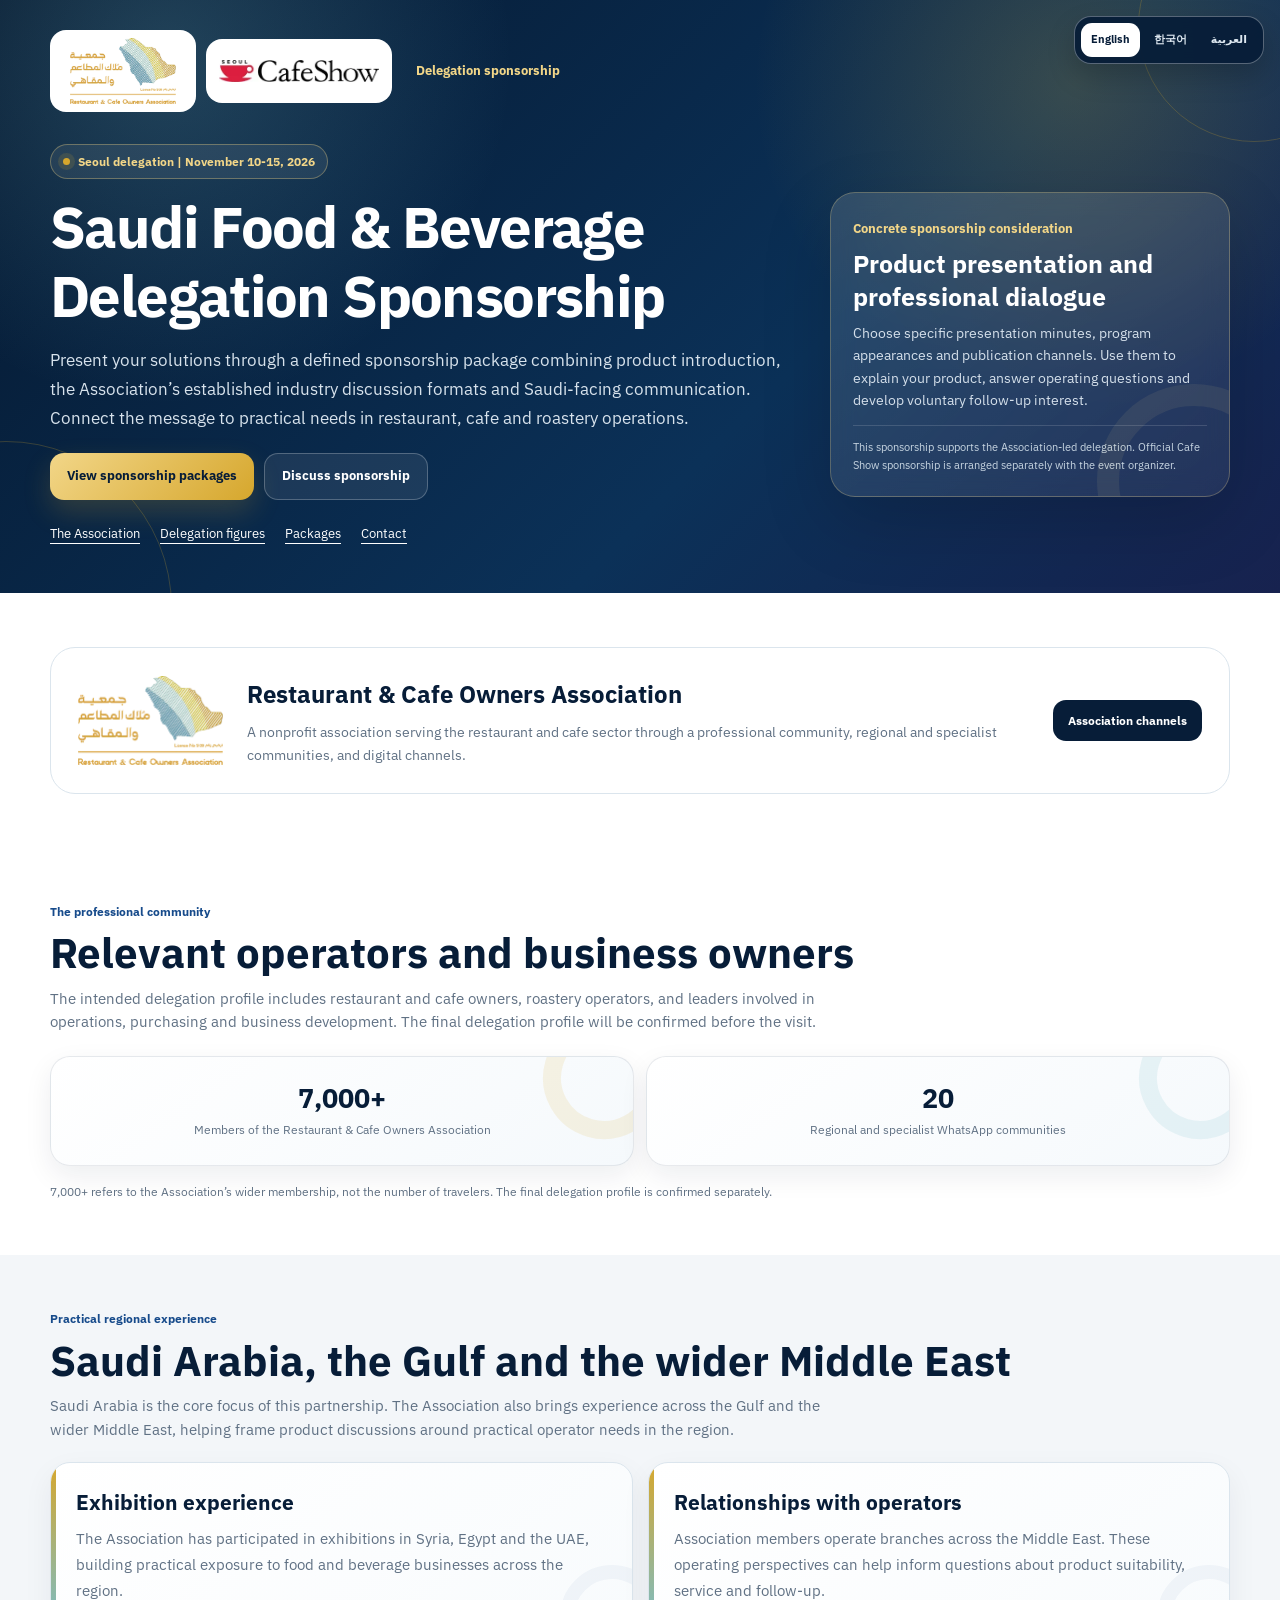
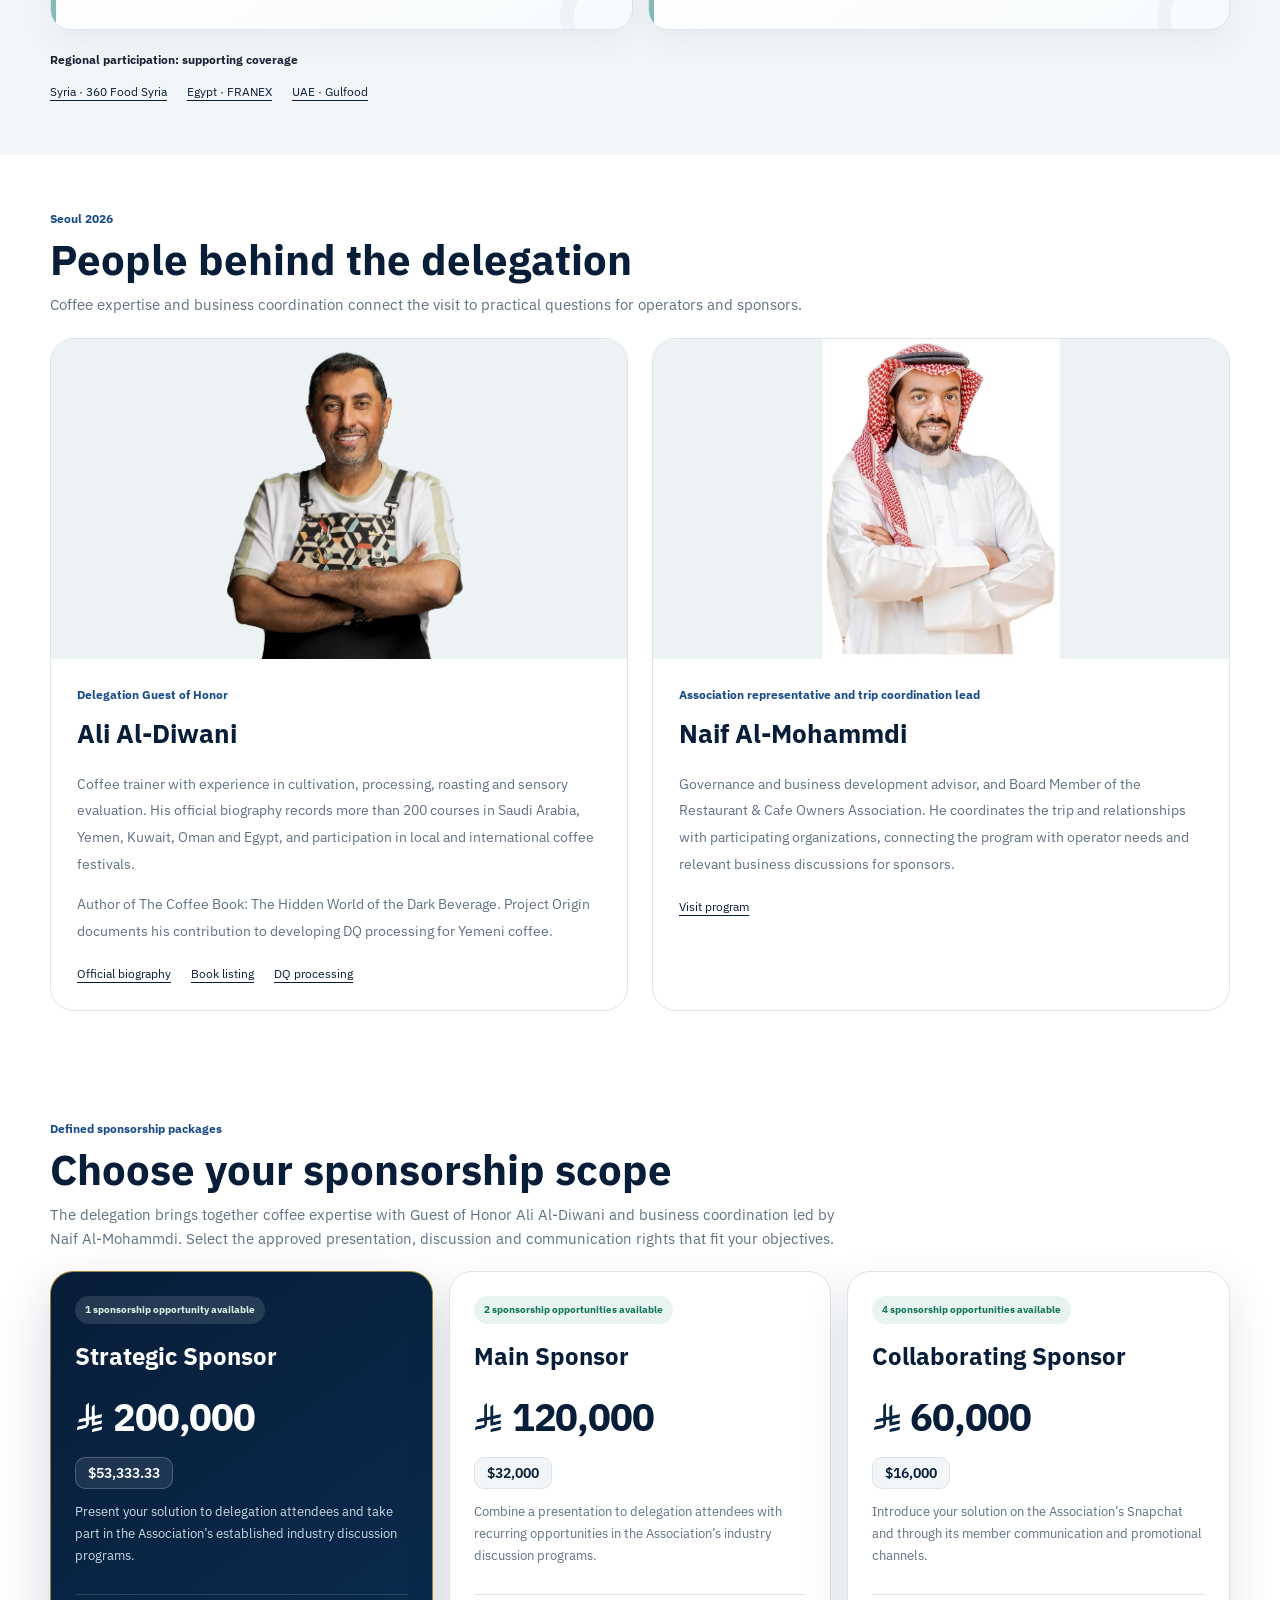
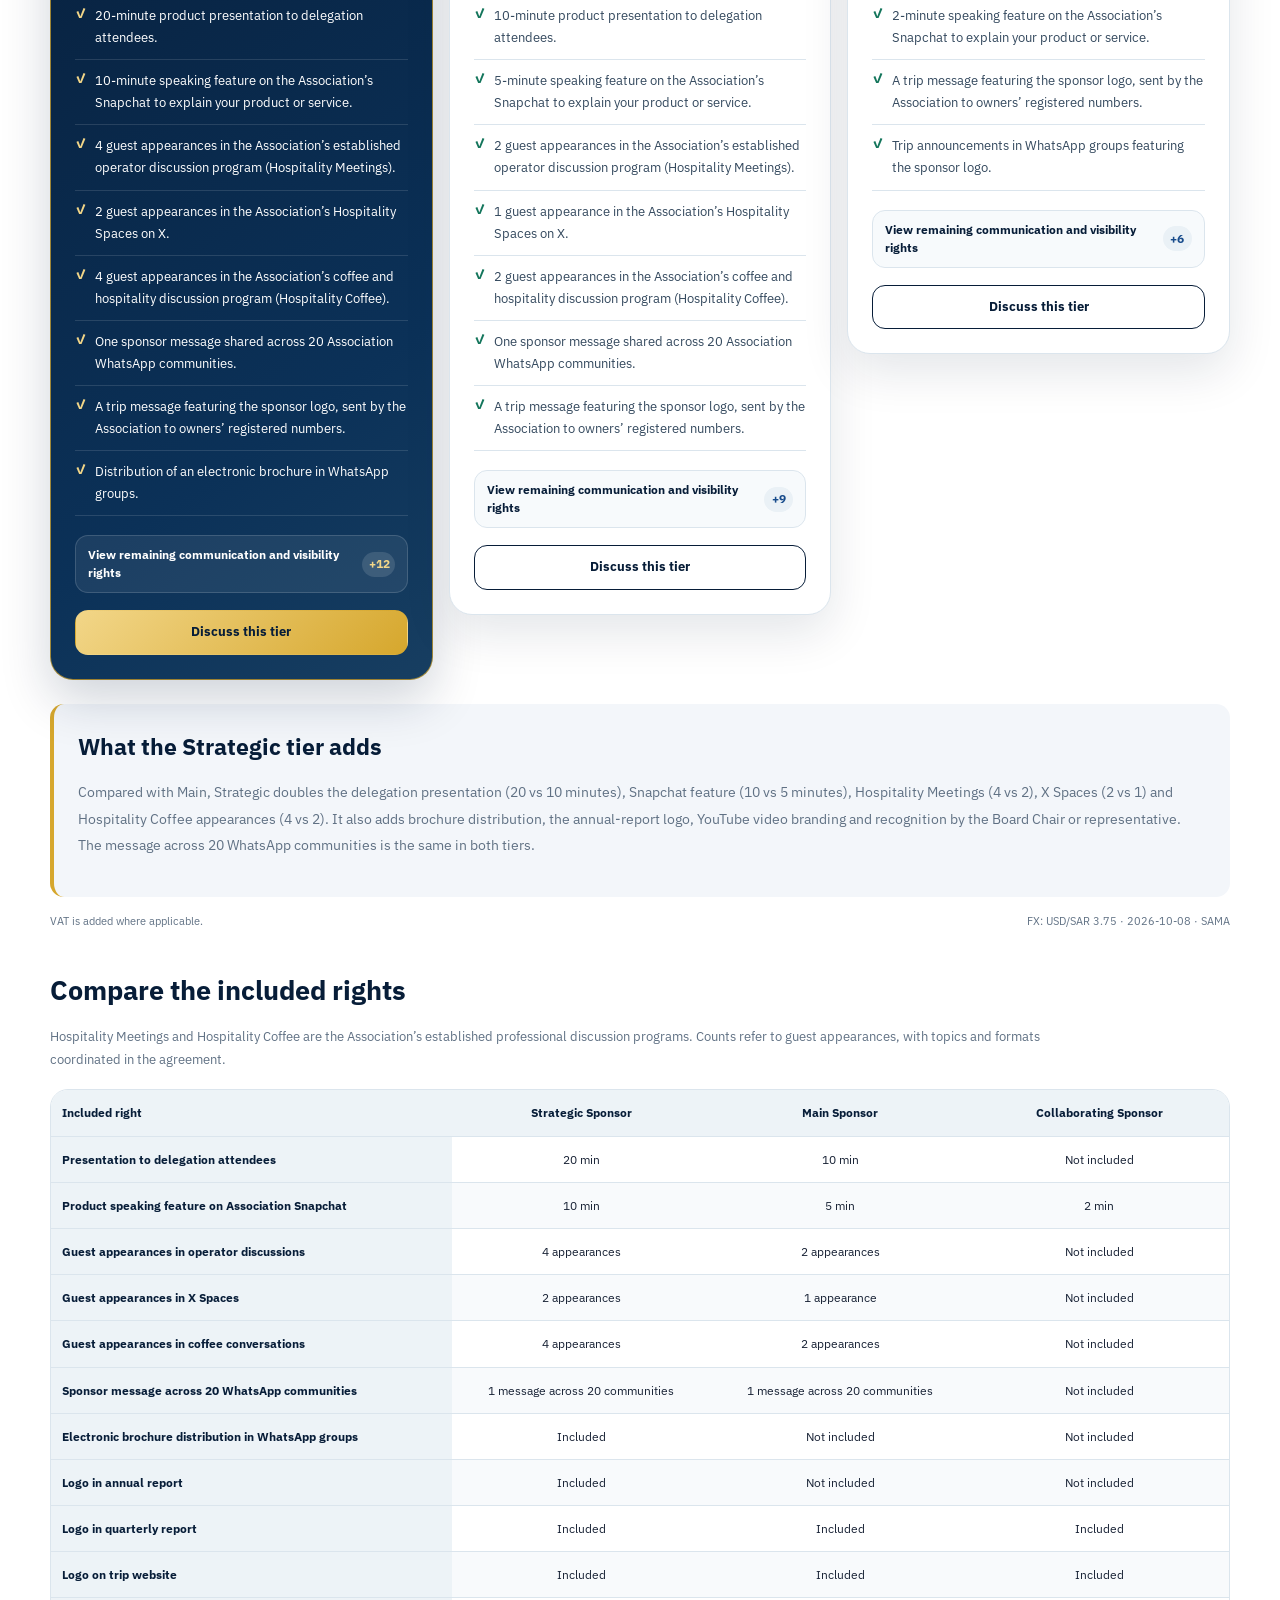
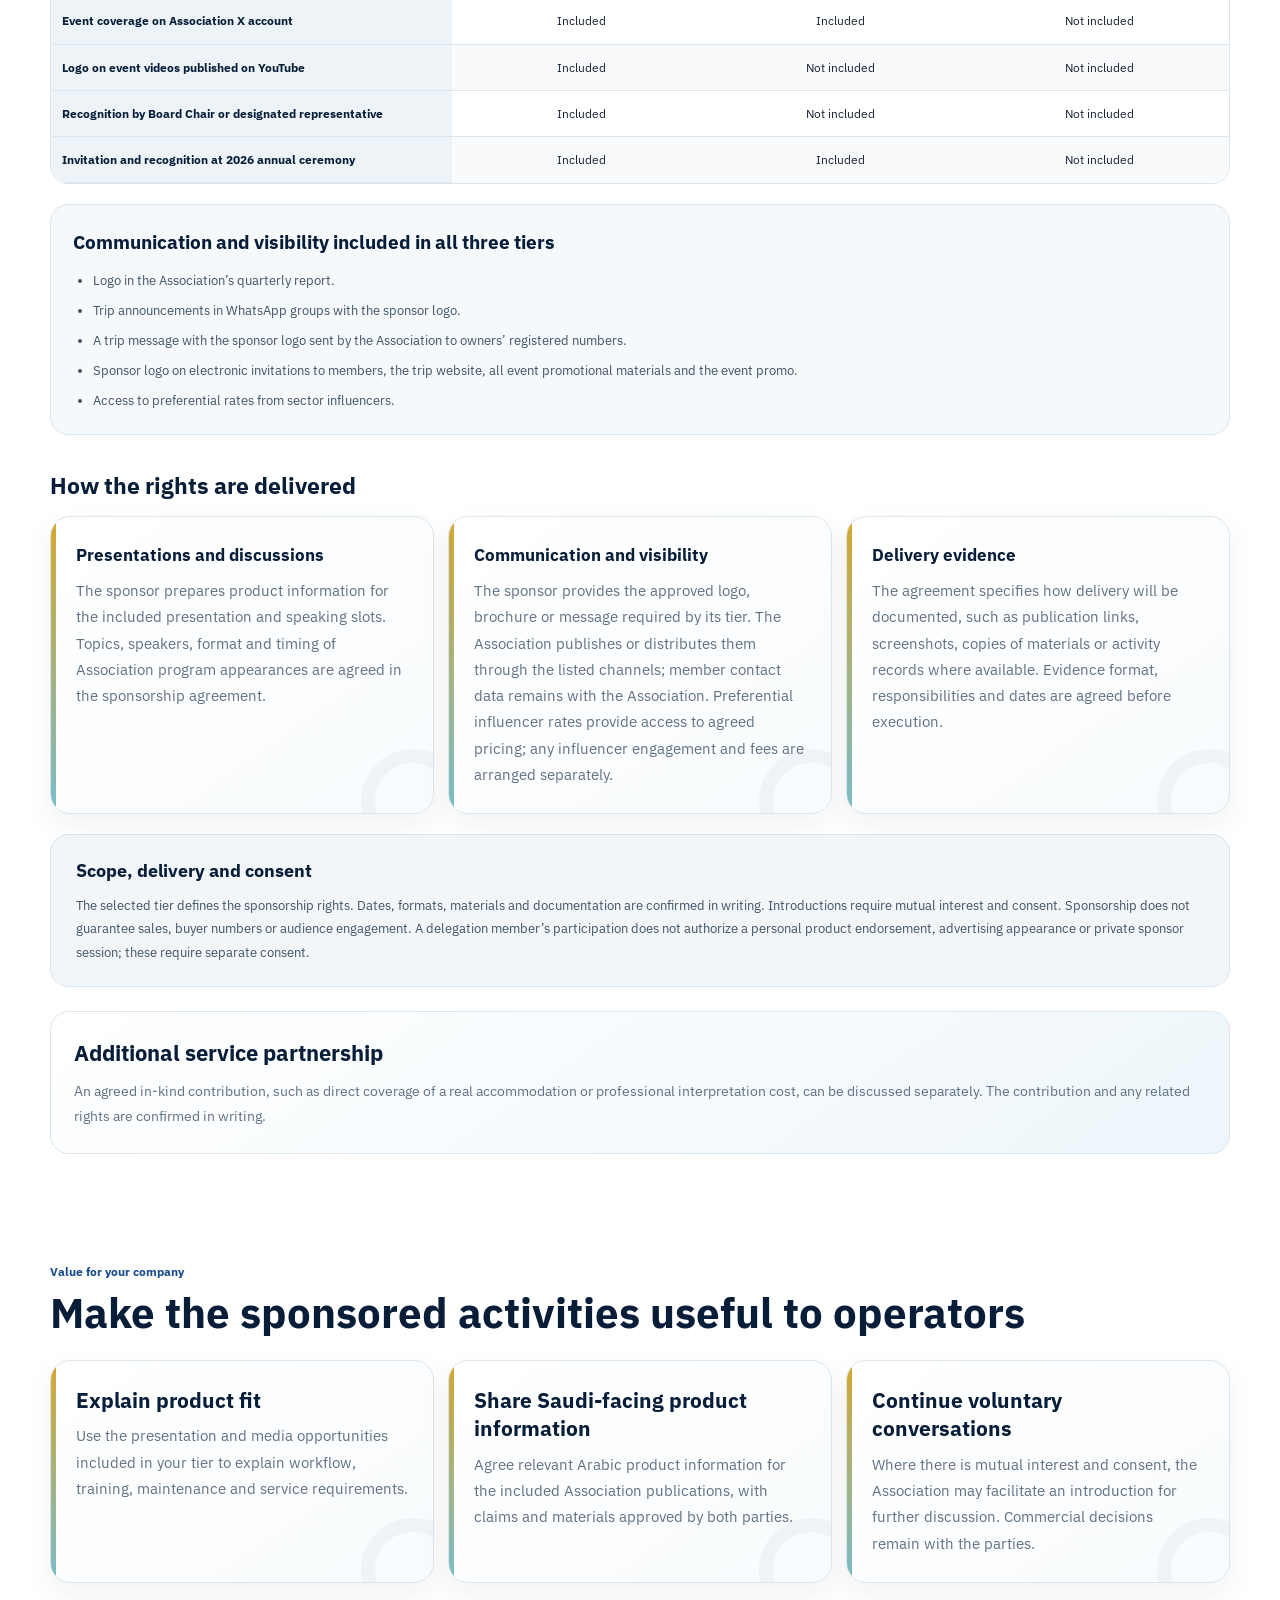
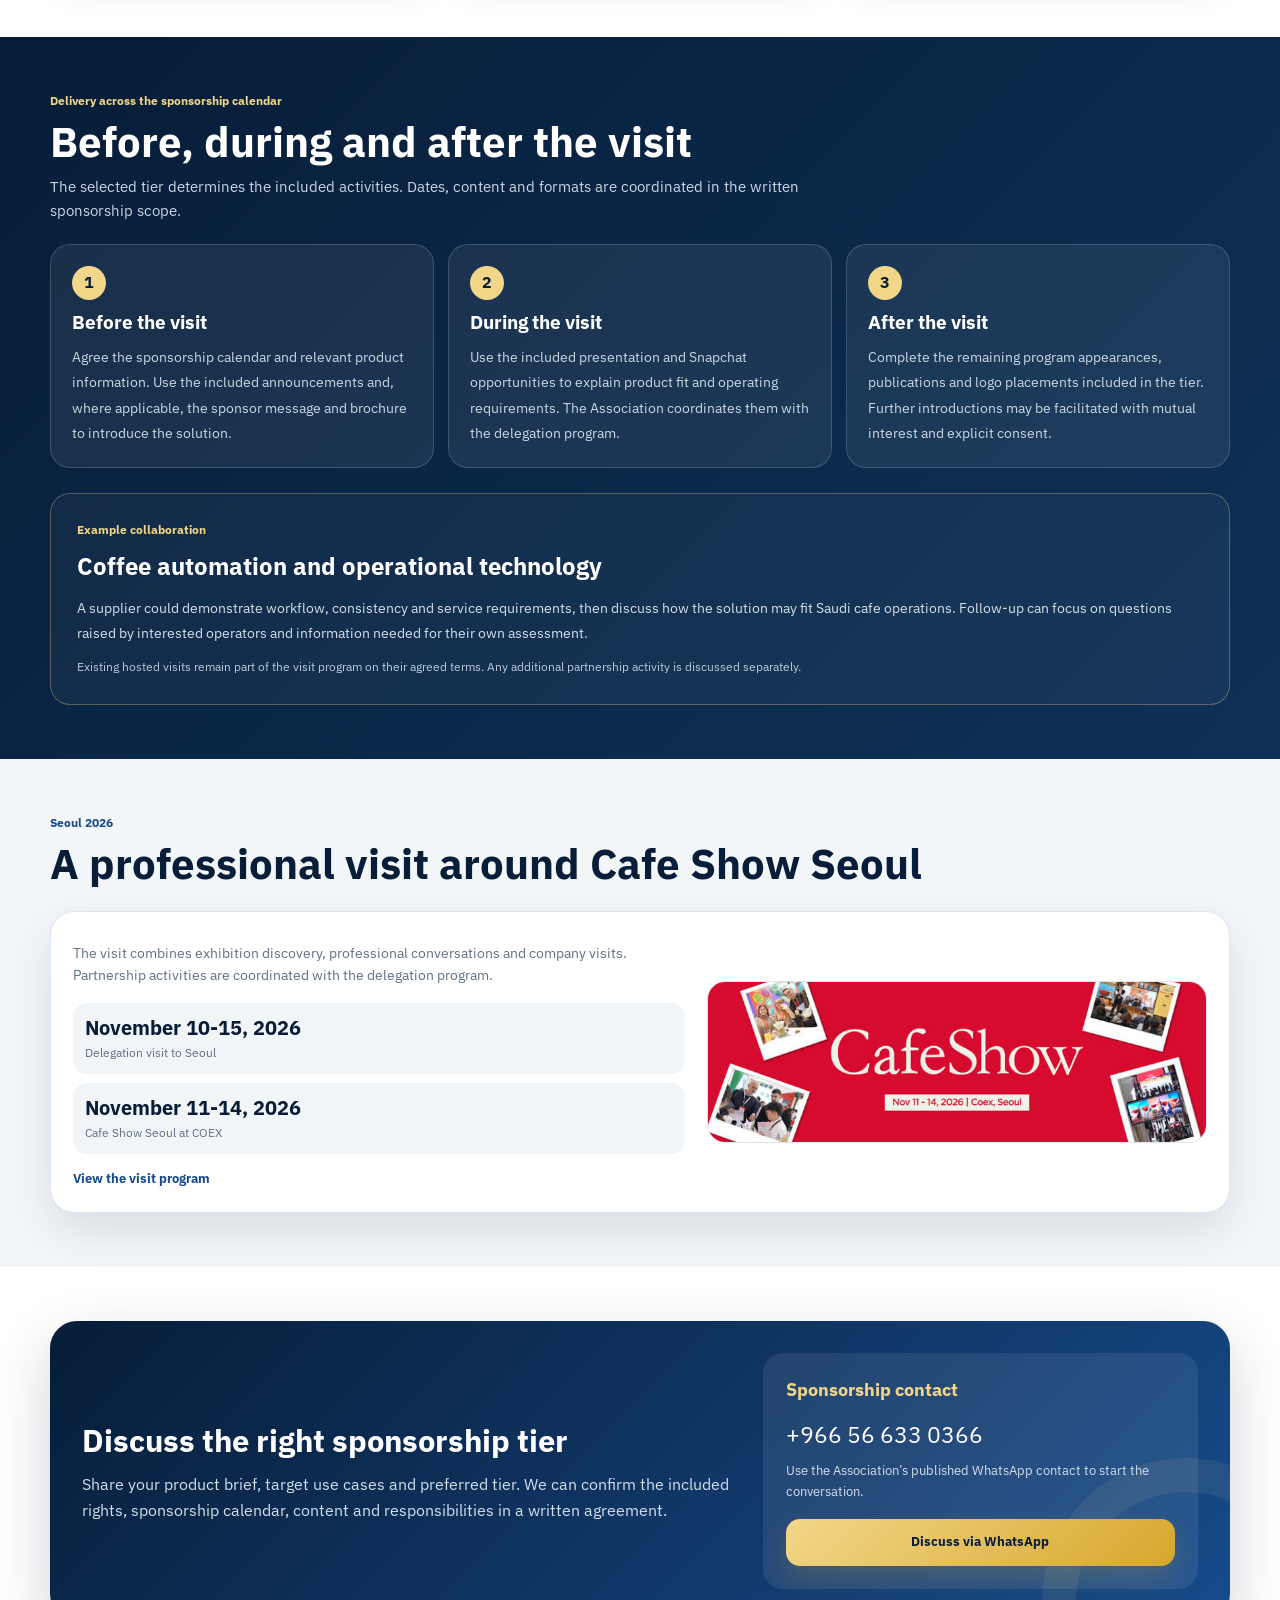
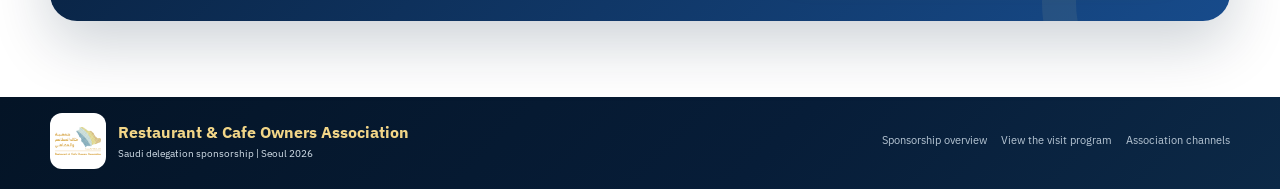
<file: partners/index.html>
<!doctype html>
<html lang="en" dir="ltr">
<head>
  <meta charset="utf-8">
  <meta name="viewport" content="width=device-width,initial-scale=1,viewport-fit=cover">
  <meta name="theme-color" content="#071d38">
  <title>Saudi Food & Beverage Delegation Sponsorship | Seoul 2026</title>
  <meta name="description" content="Strategic SAR 200,000, Main SAR 120,000 and Collaborating SAR 60,000 sponsorship packages for the Association-led Saudi delegation to Seoul, November 10-15, 2026.">
  <link rel="canonical" href="https://almohammdin.github.io/Sponsors-Cafe-Show-Seoul2026/partners/">
  <link rel="alternate" hreflang="en" href="https://almohammdin.github.io/Sponsors-Cafe-Show-Seoul2026/partners/">
  <link rel="alternate" hreflang="ko" href="https://almohammdin.github.io/Sponsors-Cafe-Show-Seoul2026/partners/ko/">
  <link rel="alternate" hreflang="ar" href="https://almohammdin.github.io/Sponsors-Cafe-Show-Seoul2026/partners/ar/">
  <link rel="alternate" hreflang="x-default" href="https://almohammdin.github.io/Sponsors-Cafe-Show-Seoul2026/partners/">
  <meta property="og:type" content="website">
  <meta property="og:url" content="https://almohammdin.github.io/Sponsors-Cafe-Show-Seoul2026/partners/">
  <meta property="og:locale" content="en_US">
  <meta property="og:title" content="Saudi Food & Beverage Delegation Sponsorship | Seoul 2026">
  <meta property="og:description" content="Strategic SAR 200,000, Main SAR 120,000 and Collaborating SAR 60,000 sponsorship packages for the Association-led Saudi delegation to Seoul, November 10-15, 2026.">
  <meta property="og:image" content="https://almohammdin.github.io/Sponsors-Cafe-Show-Seoul2026/partners/sponsorship-preview-v2.jpg">
  <meta property="og:image:width" content="1200">
  <meta property="og:image:height" content="630">
  <meta property="og:image:alt" content="Saudi Delegation Sponsorship Packages | Seoul 2026">
  <meta name="twitter:card" content="summary_large_image">
  <meta name="twitter:title" content="Saudi Food & Beverage Delegation Sponsorship | Seoul 2026">
  <meta name="twitter:description" content="Strategic SAR 200,000, Main SAR 120,000 and Collaborating SAR 60,000 sponsorship packages for the Association-led Saudi delegation to Seoul, November 10-15, 2026.">
  <meta name="twitter:image" content="https://almohammdin.github.io/Sponsors-Cafe-Show-Seoul2026/partners/sponsorship-preview-v2.jpg">
  <link rel="icon" href="../favicon.png" type="image/png">
  <link rel="preconnect" href="https://fonts.googleapis.com">
  <link rel="preconnect" href="https://fonts.gstatic.com" crossorigin="">
  <link href="https://fonts.googleapis.com/css2?family=IBM+Plex+Sans+Arabic:wght@400;500;600;700&amp;family=IBM+Plex+Sans:wght@400;500;600;700&amp;family=Noto+Sans+KR:wght@400;500;600;700&amp;display=swap" rel="stylesheet">
  <link rel="stylesheet" href="./styles.css?v=20261009">
</head>
<body data-lang="en">
  <a class="skip" href="#main">Skip to content</a>
  <nav class="language-switcher" aria-label="Choose language">
    <a href="./" lang="en" hreflang="en" aria-current="page">English</a>
    <a href="./ko/" lang="ko" hreflang="ko">한국어</a>
    <a href="./ar/" lang="ar" hreflang="ar">العربية</a>
  </nav>
  <header class="hero"><div class="container">
    <div class="brand-row"><div class="logos">
      <div class="logo-box association"><img src="../association-logo.webp" alt="Restaurant & Cafe Owners Association" width="120" height="66"></div>
      <div class="logo-box cafe"><img src="../cafeshow-logo.webp" alt="Cafe Show Seoul" width="160"></div>
    </div><div class="sponsor-label">Delegation sponsorship</div></div>
    <div class="hero-grid"><div>
      <span class="eyebrow">Seoul delegation | November 10-15, 2026</span><h1>Saudi Food &amp; Beverage Delegation Sponsorship</h1><p class="hero-lead">Present your solutions through a defined sponsorship package combining product introduction, the Association’s established industry discussion formats and Saudi-facing communication. Connect the message to practical needs in restaurant, cafe and roastery operations.</p>
      <div class="hero-actions"><a class="button primary" href="#packages">View sponsorship packages</a><a class="button" href="#contact">Discuss sponsorship</a></div><nav class="section-nav" aria-label="People behind the delegation"><a href="#association">The Association</a><a href="#delegation">Delegation figures</a><a href="#packages">Packages</a><a href="#contact">Contact</a></nav>
    </div><aside class="hero-card"><small>Concrete sponsorship consideration</small><strong>Product presentation and professional dialogue</strong><p>Choose specific presentation minutes, program appearances and publication channels. Use them to explain your product, answer operating questions and develop voluntary follow-up interest.</p><div class="privacy-note">This sponsorship supports the Association-led delegation. Official Cafe Show sponsorship is arranged separately with the event organizer.</div></aside></div>
  </div></header>
  <main id="main">
    <section id="association"><div class="container"><div class="association-box">
      <img src="../association-logo.webp" width="145" loading="lazy" alt="Restaurant & Cafe Owners Association"><div><h3>Restaurant &amp; Cafe Owners Association</h3><p>A nonprofit association serving the restaurant and cafe sector through a professional community, regional and specialist communities, and digital channels.</p></div>
      <a href="https://linktr.ee/rcoa.sa" target="_blank" rel="noopener">Association channels</a>
    </div></div></section><section id="audience"><div class="container">
      <div class="section-head"><div><span class="section-kicker">The professional community</span><h2>Relevant operators and business owners</h2><p>The intended delegation profile includes restaurant and cafe owners, roastery operators, and leaders involved in operations, purchasing and business development. The final delegation profile will be confirmed before the visit.</p></div></div>
      <div class="stats-grid community-stats">
        <div class="stat"><strong dir="ltr">7,000+</strong><span>Members of the Restaurant &amp; Cafe Owners Association</span></div>

        <div class="stat"><strong dir="ltr">20</strong><span>Regional and specialist WhatsApp communities</span></div>
      </div><p class="community-note">7,000+ refers to the Association’s wider membership, not the number of travelers. The final delegation profile is confirmed separately.</p>
    </div></section><section class="soft" id="regional-experience"><div class="container">
      <div class="section-head"><div><span class="section-kicker">Practical regional experience</span><h2>Saudi Arabia, the Gulf and the wider Middle East</h2><p>Saudi Arabia is the core focus of this partnership. The Association also brings experience across the Gulf and the wider Middle East, helping frame product discussions around practical operator needs in the region.</p></div></div>
      <div class="contribution-grid"><article class="value-card"><h3>Exhibition experience</h3><p>The Association has participated in exhibitions in Syria, Egypt and the UAE, building practical exposure to food and beverage businesses across the region.</p></article>
<article class="value-card"><h3>Relationships with operators</h3><p>Association members operate branches across the Middle East. These operating perspectives can help inform questions about product suitability, service and follow-up.</p></article></div>
    <div class="source-links"><strong>Regional participation: supporting coverage</strong><a href="https://franchising.sa/article/5784/mlak-almtaam-waalmqaahya-shryak-a-astratyajya-a-fya-360-fwad-swaryaa/" target="_blank" rel="noopener">Syria · 360 Food Syria</a><a href="https://franchisingeg.com/article/922/almard-almsarya-alsawadya-aldwalya-llamtyaaz-altjarya/" target="_blank" rel="noopener">Egypt · FRANEX</a><a href="https://x.com/RCOA_sa/status/2014425221629948013" target="_blank" rel="noopener">UAE · Gulfood</a></div></div></section><section id="delegation"><div class="container"><div class="section-head"><div><span class="section-kicker">Seoul 2026</span><h2>People behind the delegation</h2><p>Coffee expertise and business coordination connect the visit to practical questions for operators and sponsors.</p></div></div><div class="delegation-grid"><article class="delegate-card"><img class="delegate-photo" src="../ali-portrait.webp" alt="Ali Al-Diwani" width="320" height="360" loading="lazy"><div class="delegate-copy"><span class="section-kicker">Delegation Guest of Honor</span><h3>Ali Al-Diwani</h3><p>Coffee trainer with experience in cultivation, processing, roasting and sensory evaluation. His official biography records more than 200 courses in Saudi Arabia, Yemen, Kuwait, Oman and Egypt, and participation in local and international coffee festivals.</p><p>Author of The Coffee Book: The Hidden World of the Dark Beverage. Project Origin documents his contribution to developing DQ processing for Yemeni coffee.</p><div class="source-links" aria-label="Sources"><a href="https://alialdiwani.com/about-us/" target="_blank" rel="noopener">Official biography</a><a href="https://www.jarir.com/sa-en/arabic-books-633293.html" target="_blank" rel="noopener">Book listing</a><a href="https://projectorigin.coffee/wp-content/uploads/2024/03/YEM_AlmalahiFarm_2023.pdf" target="_blank" rel="noopener">DQ processing</a></div></div></article><article class="delegate-card"><img class="delegate-photo" src="../naif.webp" alt="Naif Al-Mohammdi" width="320" height="360" loading="lazy"><div class="delegate-copy"><span class="section-kicker">Association representative and trip coordination lead</span><h3>Naif Al-Mohammdi</h3><p>Governance and business development advisor, and Board Member of the Restaurant &amp; Cafe Owners Association. He coordinates the trip and relationships with participating organizations, connecting the program with operator needs and relevant business discussions for sponsors.</p><div class="source-links"><a href="https://almohammdin.github.io/Cafe-Show-Seoul2026/" target="_blank" rel="noopener">Visit program</a></div></div></article></div></div></section><section id="packages"><div class="container"><div class="section-head"><div><span class="section-kicker">Defined sponsorship packages</span><h2>Choose your sponsorship scope</h2><p>The delegation brings together coffee expertise with Guest of Honor Ali Al-Diwani and business coordination led by Naif Al-Mohammdi. Select the approved presentation, discussion and communication rights that fit your objectives.</p></div></div><div class="sponsorship-grid"><article class="package featured" data-tier="strategic" data-sar="200000"><span class="package-status">1 sponsorship opportunity available</span><h3>Strategic Sponsor</h3><div class="price"><img src="./saudi-riyal.png" width="29" height="29" alt="SAR"><bdi>200,000</bdi></div><div class="currency-box" data-currency="USD">$53,333.33</div><p class="package-cap">Present your solution to delegation attendees and take part in the Association’s established industry discussion programs.</p><ul><li>20-minute product presentation to delegation attendees.</li><li>10-minute speaking feature on the Association’s Snapchat to explain your product or service.</li><li>4 guest appearances in the Association’s established operator discussion program (Hospitality Meetings).</li><li>2 guest appearances in the Association’s Hospitality Spaces on X.</li><li>4 guest appearances in the Association’s coffee and hospitality discussion program (Hospitality Coffee).</li><li>One sponsor message shared across 20 Association WhatsApp communities.</li><li>A trip message featuring the sponsor logo, sent by the Association to owners’ registered numbers.</li><li>Distribution of an electronic brochure in WhatsApp groups.</li></ul><details class="package-more"><summary>View remaining communication and visibility rights<span>+12</span></summary><ul><li>Trip announcements in WhatsApp groups featuring the sponsor logo.</li><li>Event coverage on the Association’s X account.</li><li>Access to preferential rates from sector influencers.</li><li>Sponsor logo in the Association’s annual report.</li><li>Sponsor logo in the Association’s quarterly report.</li><li>Sponsor logo on electronic invitations sent to all members.</li><li>Sponsor logo on the trip website.</li><li>Sponsor logo on all event promotional materials.</li><li>Sponsor logo in the event promo.</li><li>Sponsor logo on event videos published on YouTube.</li><li>Recognition by the Chair of the Board or a designated representative.</li><li>Invitation and recognition at the Association’s 2026 annual ceremony.</li></ul></details><a class="package-cta" href="https://wa.me/966566330366?text=Hello%2C%20I%20would%20like%20to%20discuss%20an%20approved%20sponsorship%20tier%20for%20the%20Saudi%20delegation%20to%20Seoul%2C%20November%2010-15%2C%202026.%20I%20can%20share%20our%20products%2C%20objectives%20and%20preferred%20tier.%0AStrategic%20Sponsor%3A%20SAR%20200%2C000" target="_blank" rel="noopener">Discuss this tier</a></article><article class="package" data-tier="main" data-sar="120000"><span class="package-status">2 sponsorship opportunities available</span><h3>Main Sponsor</h3><div class="price"><img src="./saudi-riyal.png" width="29" height="29" alt="SAR"><bdi>120,000</bdi></div><div class="currency-box" data-currency="USD">$32,000</div><p class="package-cap">Combine a presentation to delegation attendees with recurring opportunities in the Association’s industry discussion programs.</p><ul><li>10-minute product presentation to delegation attendees.</li><li>5-minute speaking feature on the Association’s Snapchat to explain your product or service.</li><li>2 guest appearances in the Association’s established operator discussion program (Hospitality Meetings).</li><li>1 guest appearance in the Association’s Hospitality Spaces on X.</li><li>2 guest appearances in the Association’s coffee and hospitality discussion program (Hospitality Coffee).</li><li>One sponsor message shared across 20 Association WhatsApp communities.</li><li>A trip message featuring the sponsor logo, sent by the Association to owners’ registered numbers.</li></ul><details class="package-more"><summary>View remaining communication and visibility rights<span>+9</span></summary><ul><li>Trip announcements in WhatsApp groups featuring the sponsor logo.</li><li>Event coverage on the Association’s X account.</li><li>Access to preferential rates from sector influencers.</li><li>Sponsor logo in the Association’s quarterly report.</li><li>Sponsor logo on electronic invitations sent to all members.</li><li>Sponsor logo on the trip website.</li><li>Sponsor logo on all event promotional materials.</li><li>Sponsor logo in the event promo.</li><li>Invitation and recognition at the Association’s 2026 annual ceremony.</li></ul></details><a class="package-cta" href="https://wa.me/966566330366?text=Hello%2C%20I%20would%20like%20to%20discuss%20an%20approved%20sponsorship%20tier%20for%20the%20Saudi%20delegation%20to%20Seoul%2C%20November%2010-15%2C%202026.%20I%20can%20share%20our%20products%2C%20objectives%20and%20preferred%20tier.%0AMain%20Sponsor%3A%20SAR%20120%2C000" target="_blank" rel="noopener">Discuss this tier</a></article><article class="package" data-tier="collaborating" data-sar="60000"><span class="package-status">4 sponsorship opportunities available</span><h3>Collaborating Sponsor</h3><div class="price"><img src="./saudi-riyal.png" width="29" height="29" alt="SAR"><bdi>60,000</bdi></div><div class="currency-box" data-currency="USD">$16,000</div><p class="package-cap">Introduce your solution on the Association’s Snapchat and through its member communication and promotional channels.</p><ul><li>2-minute speaking feature on the Association’s Snapchat to explain your product or service.</li><li>A trip message featuring the sponsor logo, sent by the Association to owners’ registered numbers.</li><li>Trip announcements in WhatsApp groups featuring the sponsor logo.</li></ul><details class="package-more"><summary>View remaining communication and visibility rights<span>+6</span></summary><ul><li>Access to preferential rates from sector influencers.</li><li>Sponsor logo in the Association’s quarterly report.</li><li>Sponsor logo on electronic invitations sent to all members.</li><li>Sponsor logo on the trip website.</li><li>Sponsor logo on all event promotional materials.</li><li>Sponsor logo in the event promo.</li></ul></details><a class="package-cta" href="https://wa.me/966566330366?text=Hello%2C%20I%20would%20like%20to%20discuss%20an%20approved%20sponsorship%20tier%20for%20the%20Saudi%20delegation%20to%20Seoul%2C%20November%2010-15%2C%202026.%20I%20can%20share%20our%20products%2C%20objectives%20and%20preferred%20tier.%0ACollaborating%20Sponsor%3A%20SAR%2060%2C000" target="_blank" rel="noopener">Discuss this tier</a></article></div><div class="tier-difference"><h3>What the Strategic tier adds</h3><p>Compared with Main, Strategic doubles the delegation presentation (20 vs 10 minutes), Snapchat feature (10 vs 5 minutes), Hospitality Meetings (4 vs 2), X Spaces (2 vs 1) and Hospitality Coffee appearances (4 vs 2). It also adds brochure distribution, the annual-report logo, YouTube video branding and recognition by the Board Chair or representative. The message across 20 WhatsApp communities is the same in both tiers.</p></div><div class="offer-notes"><p>VAT is added where applicable.</p><p dir="ltr">FX: USD/SAR 3.75 · 2026-10-08 · <a href="https://www.sama.gov.sa/" target="_blank" rel="noopener">SAMA</a></p></div><div class="offer-comparison"><h3 id="comparison-title">Compare the included rights</h3><p>Hospitality Meetings and Hospitality Coffee are the Association’s established professional discussion programs. Counts refer to guest appearances, with topics and formats coordinated in the agreement.</p><div class="comparison-scroll" role="region" tabindex="0" aria-labelledby="comparison-title"><table class="offer-table"><thead><tr><th scope="col">Included right</th><th scope="col">Strategic Sponsor</th><th scope="col">Main Sponsor</th><th scope="col">Collaborating Sponsor</th></tr></thead><tbody><tr data-right="presentation"><th scope="row">Presentation to delegation attendees</th><td>20 min</td><td>10 min</td><td>Not included</td></tr><tr data-right="snapchat"><th scope="row">Product speaking feature on Association Snapchat</th><td>10 min</td><td>5 min</td><td>2 min</td></tr><tr data-right="talks"><th scope="row">Guest appearances in operator discussions</th><td>4 appearances</td><td>2 appearances</td><td>Not included</td></tr><tr data-right="spaces"><th scope="row">Guest appearances in X Spaces</th><td>2 appearances</td><td>1 appearance</td><td>Not included</td></tr><tr data-right="coffee"><th scope="row">Guest appearances in coffee conversations</th><td>4 appearances</td><td>2 appearances</td><td>Not included</td></tr><tr data-right="community"><th scope="row">Sponsor message across 20 WhatsApp communities</th><td>1 message across 20 communities</td><td>1 message across 20 communities</td><td>Not included</td></tr><tr data-right="brochure"><th scope="row">Electronic brochure distribution in WhatsApp groups</th><td>Included</td><td>Not included</td><td>Not included</td></tr><tr data-right="annual"><th scope="row">Logo in annual report</th><td>Included</td><td>Not included</td><td>Not included</td></tr><tr data-right="quarterly"><th scope="row">Logo in quarterly report</th><td>Included</td><td>Included</td><td>Included</td></tr><tr data-right="website"><th scope="row">Logo on trip website</th><td>Included</td><td>Included</td><td>Included</td></tr><tr data-right="xCoverage"><th scope="row">Event coverage on Association X account</th><td>Included</td><td>Included</td><td>Not included</td></tr><tr data-right="youtube"><th scope="row">Logo on event videos published on YouTube</th><td>Included</td><td>Not included</td><td>Not included</td></tr><tr data-right="chair"><th scope="row">Recognition by Board Chair or designated representative</th><td>Included</td><td>Not included</td><td>Not included</td></tr><tr data-right="ceremony"><th scope="row">Invitation and recognition at 2026 annual ceremony</th><td>Included</td><td>Included</td><td>Not included</td></tr></tbody></table></div></div><div class="common-rights"><h3>Communication and visibility included in all three tiers</h3><ul><li>Logo in the Association’s quarterly report.</li><li>Trip announcements in WhatsApp groups with the sponsor logo.</li><li>A trip message with the sponsor logo sent by the Association to owners’ registered numbers.</li><li>Sponsor logo on electronic invitations to members, the trip website, all event promotional materials and the event promo.</li><li>Access to preferential rates from sector influencers.</li></ul></div><div class="delivery-guide"><h3>How the rights are delivered</h3><div class="value-grid"><article class="value-card"><h4>Presentations and discussions</h4><p>The sponsor prepares product information for the included presentation and speaking slots. Topics, speakers, format and timing of Association program appearances are agreed in the sponsorship agreement.</p></article><article class="value-card"><h4>Communication and visibility</h4><p>The sponsor provides the approved logo, brochure or message required by its tier. The Association publishes or distributes them through the listed channels; member contact data remains with the Association. Preferential influencer rates provide access to agreed pricing; any influencer engagement and fees are arranged separately.</p></article><article class="value-card"><h4>Delivery evidence</h4><p>The agreement specifies how delivery will be documented, such as publication links, screenshots, copies of materials or activity records where available. Evidence format, responsibilities and dates are agreed before execution.</p></article></div></div><div class="agreement-box"><h3>Scope, delivery and consent</h3><p>The selected tier defines the sponsorship rights. Dates, formats, materials and documentation are confirmed in writing. Introductions require mutual interest and consent. Sponsorship does not guarantee sales, buyer numbers or audience engagement. A delegation member’s participation does not authorize a personal product endorsement, advertising appearance or private sponsor session; these require separate consent.</p></div><div class="service-option"><h3>Additional service partnership</h3><p>An agreed in-kind contribution, such as direct coverage of a real accommodation or professional interpretation cost, can be discussed separately. The contribution and any related rights are confirmed in writing.</p></div></div></section>


    <section id="value"><div class="container">
      <div class="section-head"><div><span class="section-kicker">Value for your company</span><h2>Make the sponsored activities useful to operators</h2></div></div>
      <div class="value-grid"><article class="value-card"><h3>Explain product fit</h3><p>Use the presentation and media opportunities included in your tier to explain workflow, training, maintenance and service requirements.</p></article>
<article class="value-card"><h3>Share Saudi-facing product information</h3><p>Agree relevant Arabic product information for the included Association publications, with claims and materials approved by both parties.</p></article>
<article class="value-card"><h3>Continue voluntary conversations</h3><p>Where there is mutual interest and consent, the Association may facilitate an introduction for further discussion. Commercial decisions remain with the parties.</p></article></div>
    </div></section>
    <section class="dark" id="scope"><div class="container">
      <div class="section-head"><div><span class="section-kicker">Delivery across the sponsorship calendar</span><h2>Before, during and after the visit</h2><p>The selected tier determines the included activities. Dates, content and formats are coordinated in the written sponsorship scope.</p></div></div>
      <div class="phase-grid"><article class="phase"><span>1</span><h3>Before the visit</h3><p>Agree the sponsorship calendar and relevant product information. Use the included announcements and, where applicable, the sponsor message and brochure to introduce the solution.</p></article>
<article class="phase"><span>2</span><h3>During the visit</h3><p>Use the included presentation and Snapchat opportunities to explain product fit and operating requirements. The Association coordinates them with the delegation program.</p></article>
<article class="phase"><span>3</span><h3>After the visit</h3><p>Complete the remaining program appearances, publications and logo placements included in the tier. Further introductions may be facilitated with mutual interest and explicit consent.</p></article></div>
      <div class="example-box"><span class="section-kicker">Example collaboration</span><h3>Coffee automation and operational technology</h3><p>A supplier could demonstrate workflow, consistency and service requirements, then discuss how the solution may fit Saudi cafe operations. Follow-up can focus on questions raised by interested operators and information needed for their own assessment.</p><p class="example-note">Existing hosted visits remain part of the visit program on their agreed terms. Any additional partnership activity is discussed separately.</p></div>
    </div></section>
    <section class="soft" id="visit"><div class="container">
      <div class="section-head"><div><span class="section-kicker">Seoul 2026</span><h2>A professional visit around Cafe Show Seoul</h2></div></div>
      <div class="trip-box"><div class="trip-copy"><p>The visit combines exhibition discovery, professional conversations and company visits. Partnership activities are coordinated with the delegation program.</p><div class="trip-facts">
        <div class="trip-fact"><strong>November 10-15, 2026</strong><span>Delegation visit to Seoul</span></div>
        <div class="trip-fact"><strong>November 11-14, 2026</strong><span>Cafe Show Seoul at COEX</span></div>
      </div><a class="text-link" href="https://almohammdin.github.io/Cafe-Show-Seoul2026/" target="_blank" rel="noopener">View the visit program</a></div>
      <div class="trip-media"><img class="trip-banner" src="../cafeshow-2026-banner.png" width="738" height="237" loading="lazy" alt="Cafe Show Seoul 2026 | November 11-14 | COEX, Seoul"></div></div>
    </div></section>

    <section id="contact"><div class="container"><div class="contact-box">
      <div class="contact-copy"><h2>Discuss the right sponsorship tier</h2><p>Share your product brief, target use cases and preferred tier. We can confirm the included rights, sponsorship calendar, content and responsibilities in a written agreement.</p></div>
      <div class="contact-details"><h3>Sponsorship contact</h3><a class="contact-number" dir="ltr" href="tel:+966566330366">+966 56 633 0366</a><p>Use the Association’s published WhatsApp contact to start the conversation.</p><a class="button primary" href="https://wa.me/966566330366?text=Hello%2C%20I%20would%20like%20to%20discuss%20an%20approved%20sponsorship%20tier%20for%20the%20Saudi%20delegation%20to%20Seoul%2C%20November%2010-15%2C%202026.%20I%20can%20share%20our%20products%2C%20objectives%20and%20preferred%20tier." target="_blank" rel="noopener">Discuss via WhatsApp</a></div>
    </div></div></section>
  </main>
  <footer><div class="container"><div class="footer-row"><div class="footer-brand"><img src="../association-logo.webp" width="56" height="56" alt="Restaurant & Cafe Owners Association"><div><strong>Restaurant &amp; Cafe Owners Association</strong><span>Saudi delegation sponsorship | Seoul 2026</span></div></div>
    <div class="footer-links"><a href="../">Sponsorship overview</a><a href="https://almohammdin.github.io/Cafe-Show-Seoul2026/" target="_blank" rel="noopener">View the visit program</a><a href="https://linktr.ee/rcoa.sa" target="_blank" rel="noopener">Association channels</a></div>
  </div></div></footer>
</body>
</html>
</file>
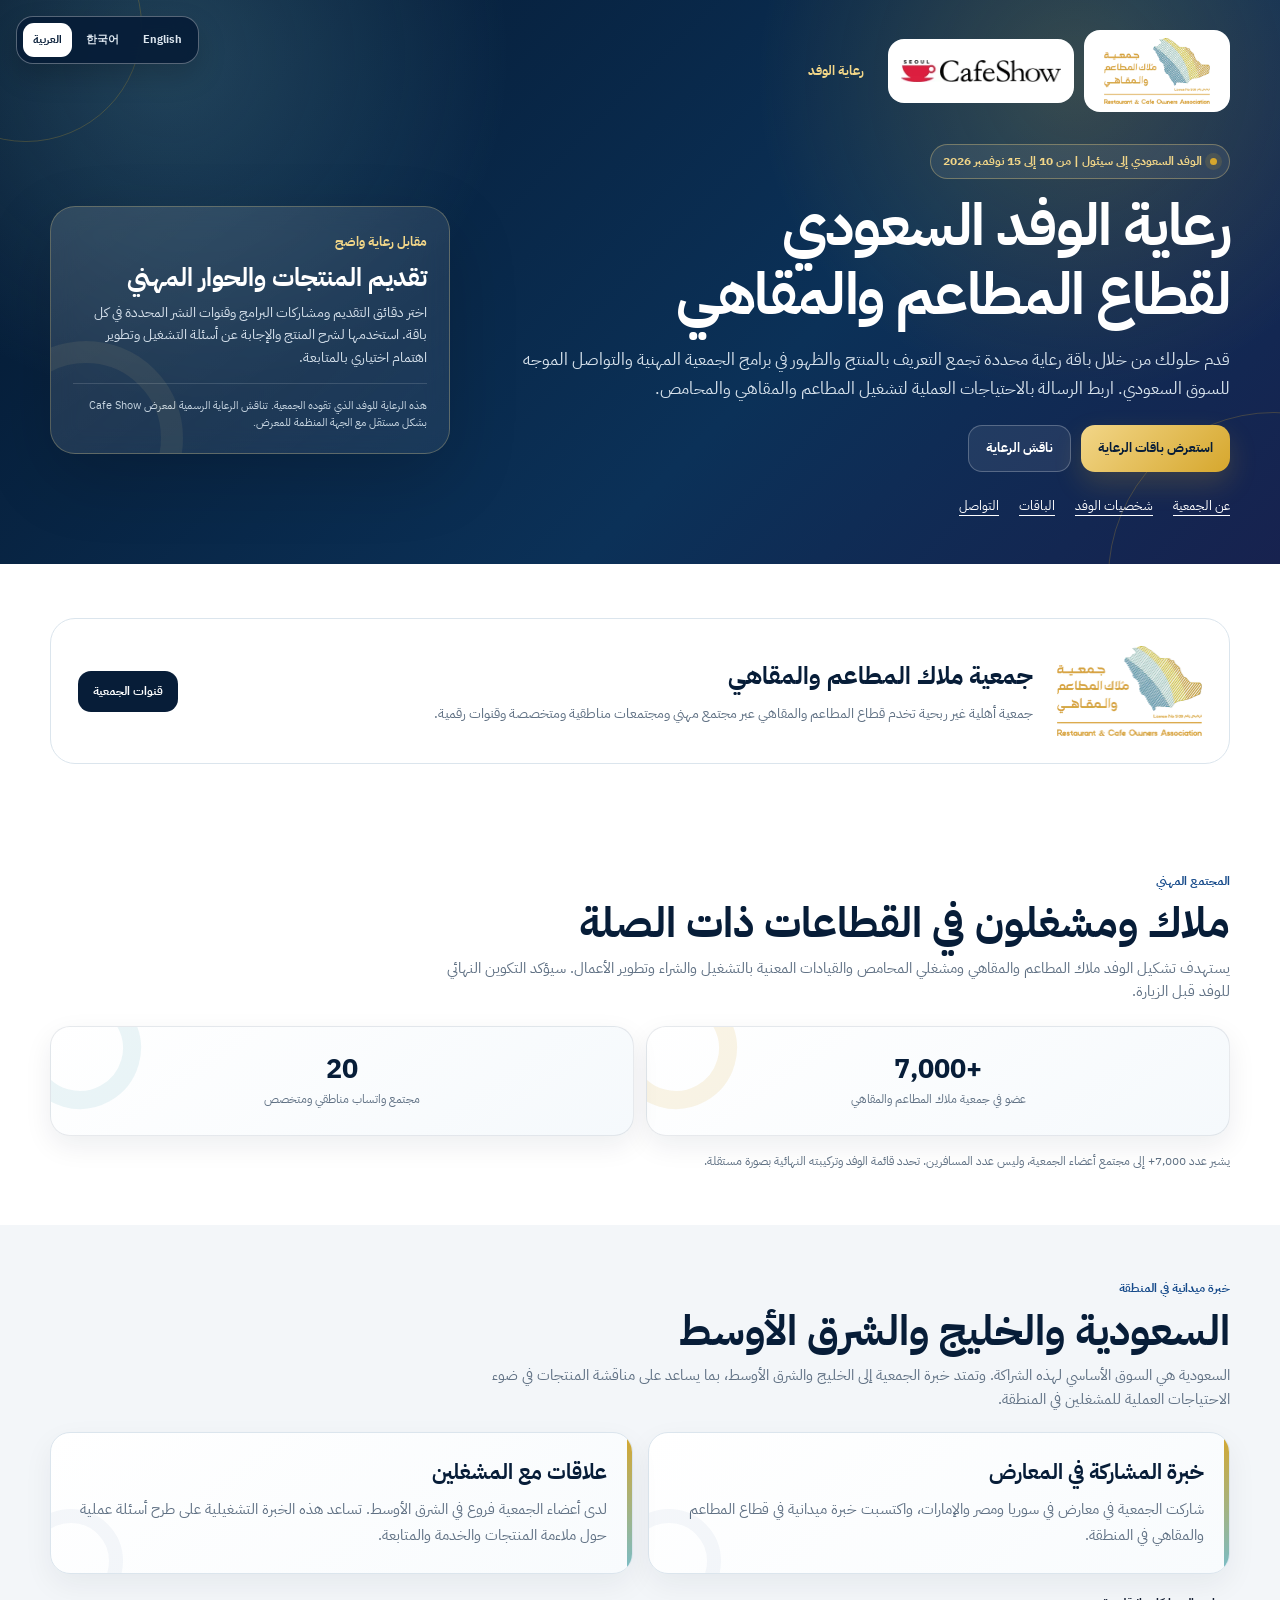
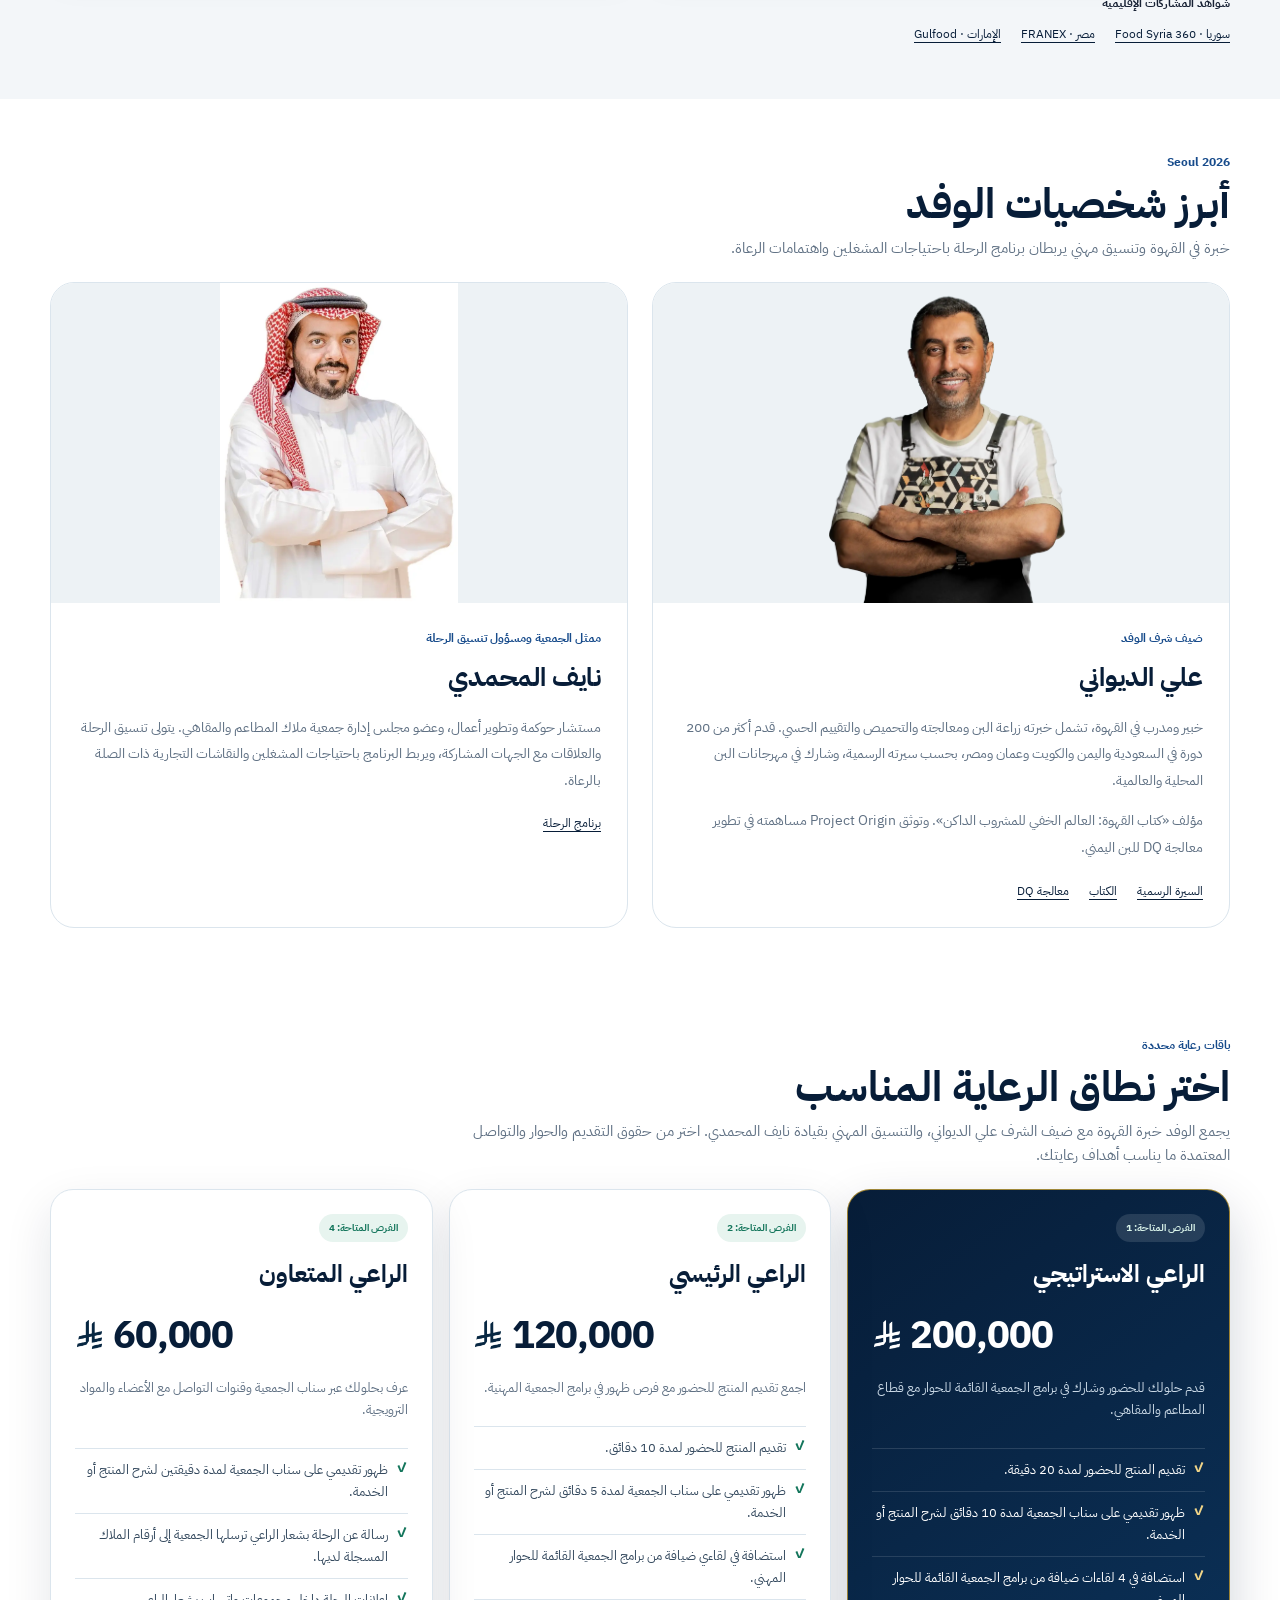
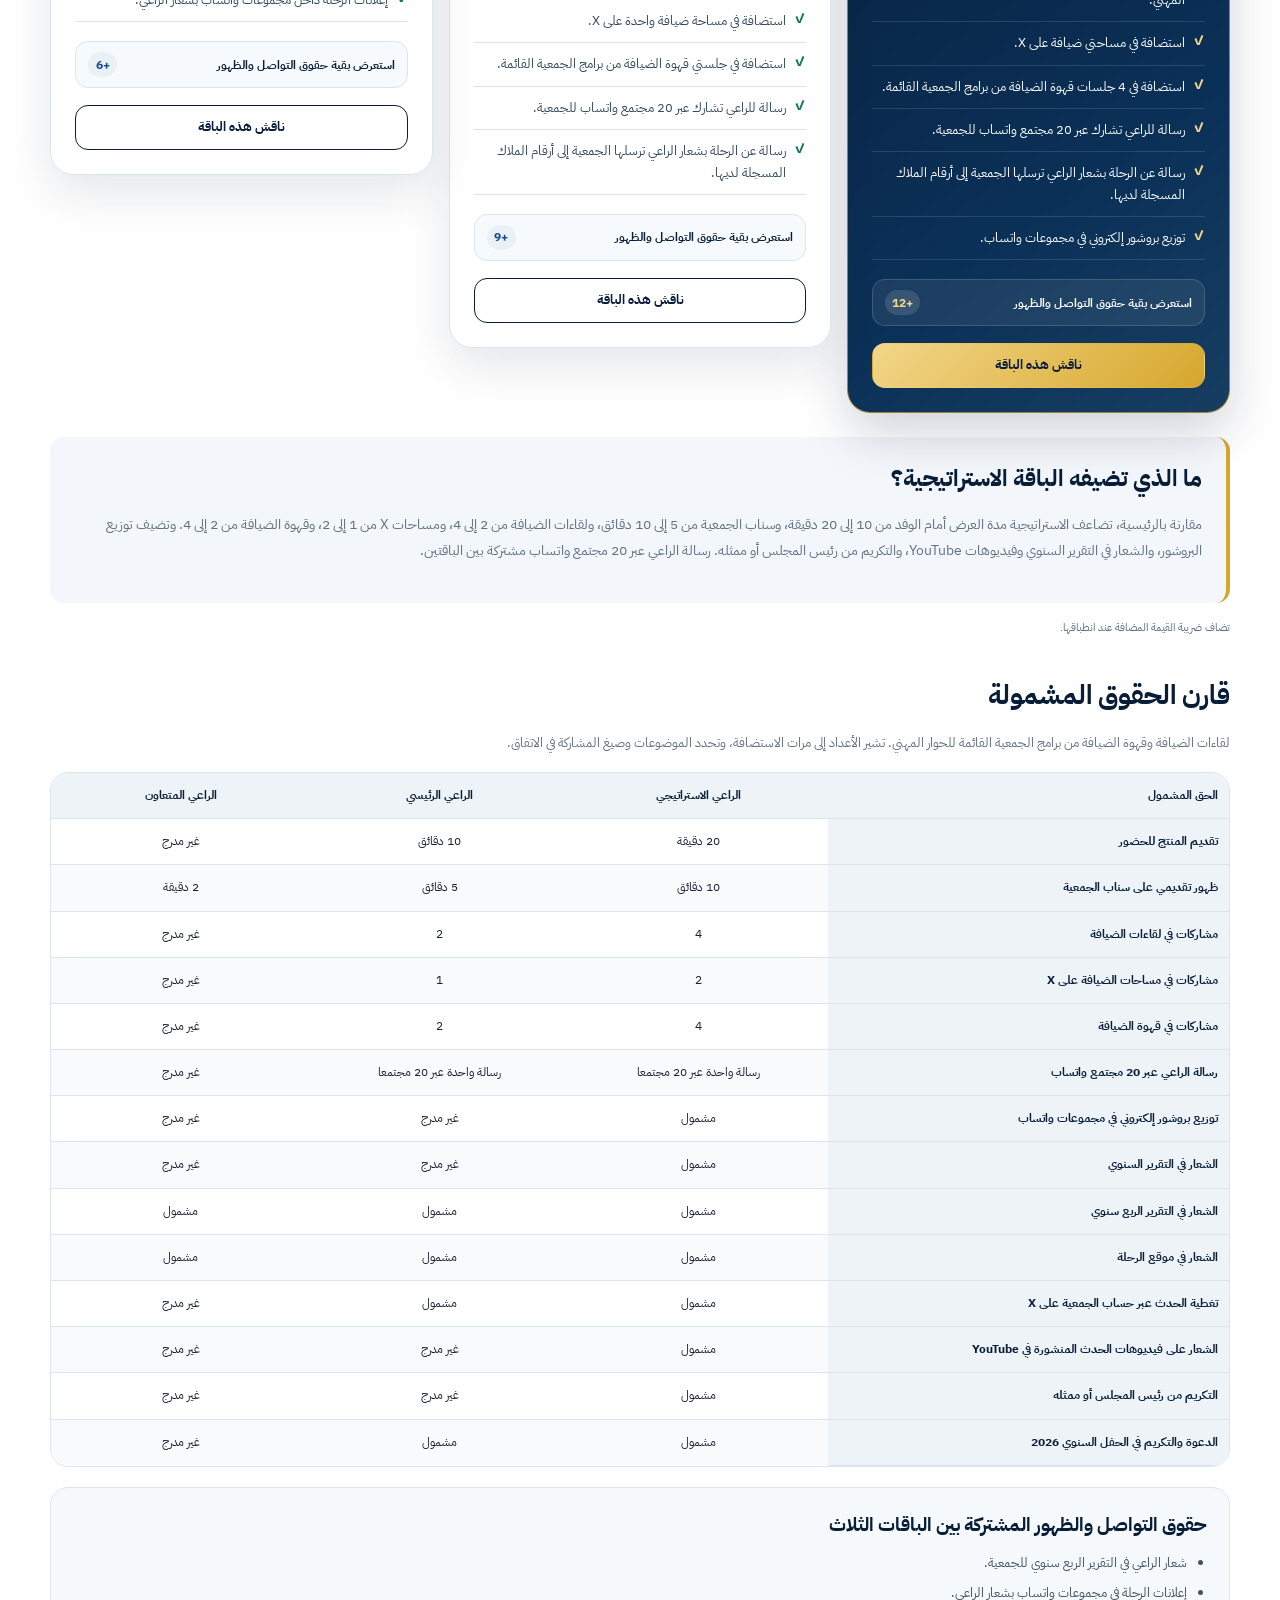
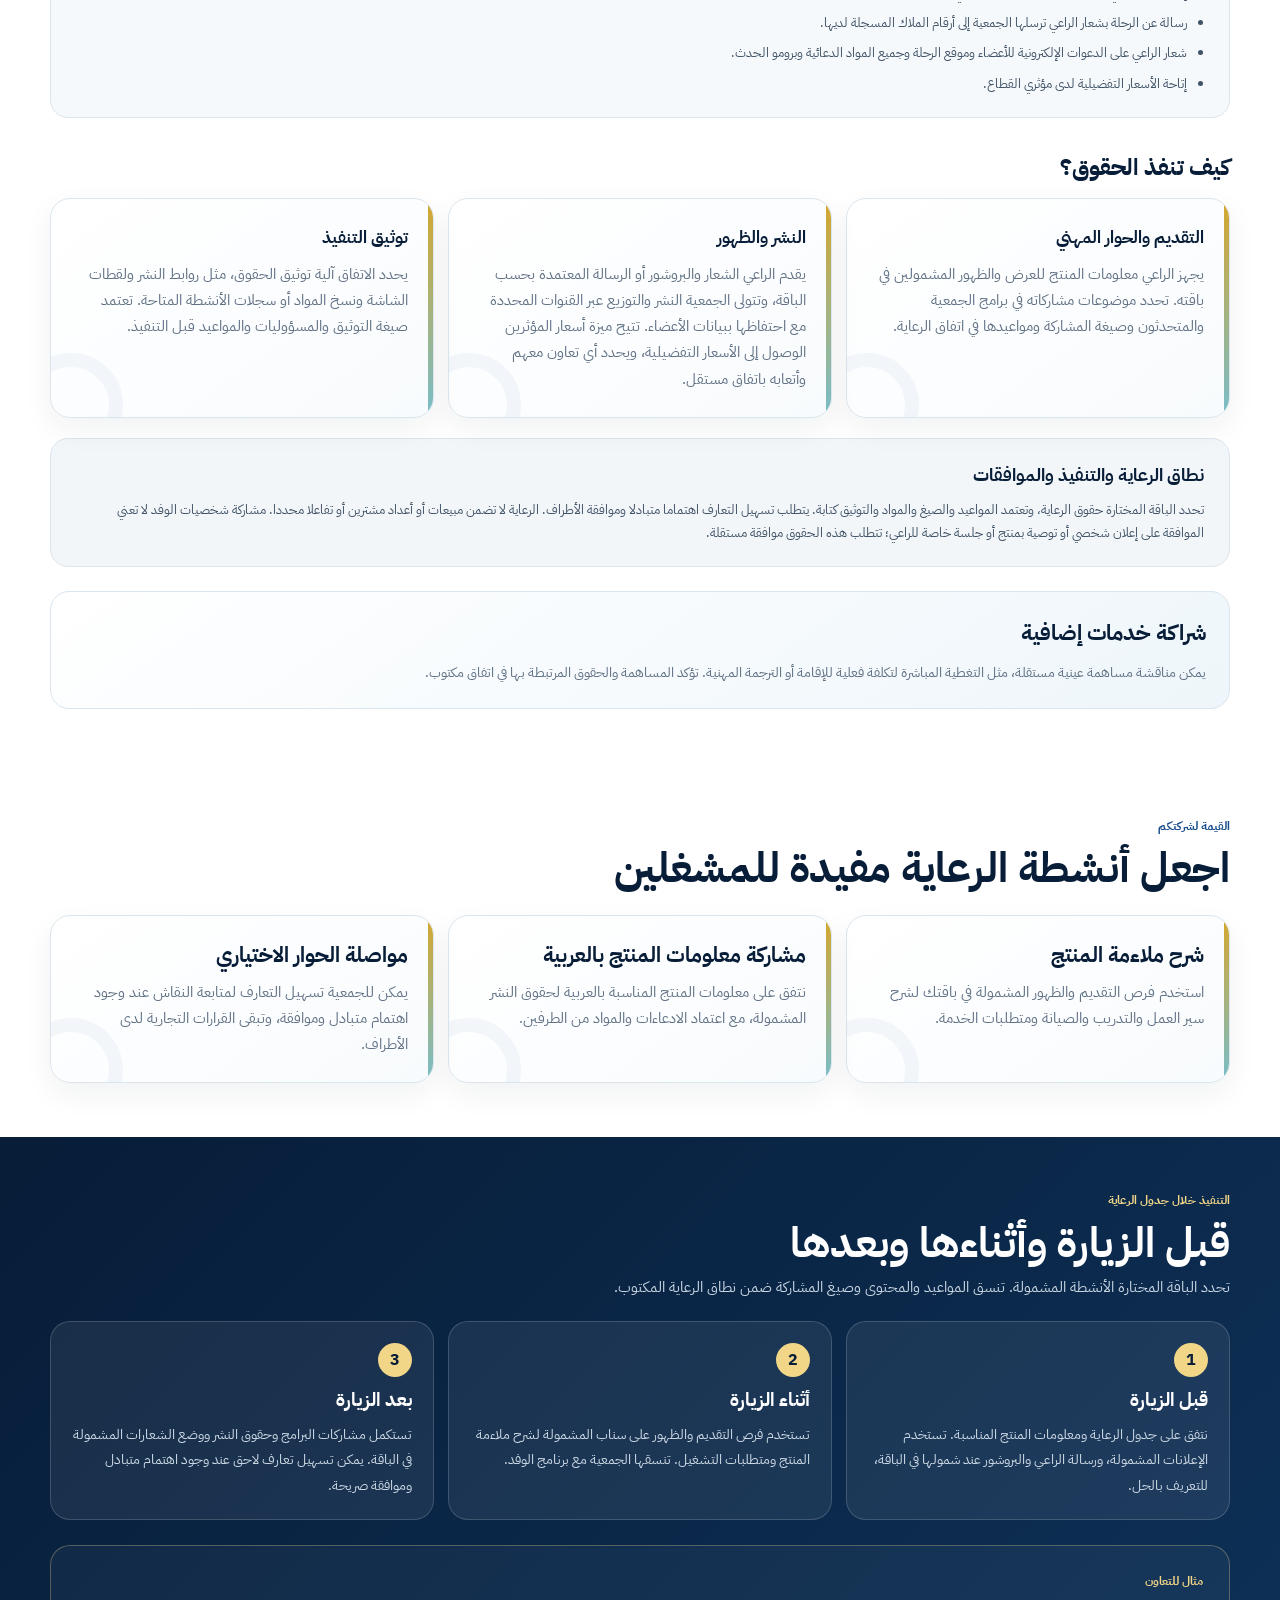
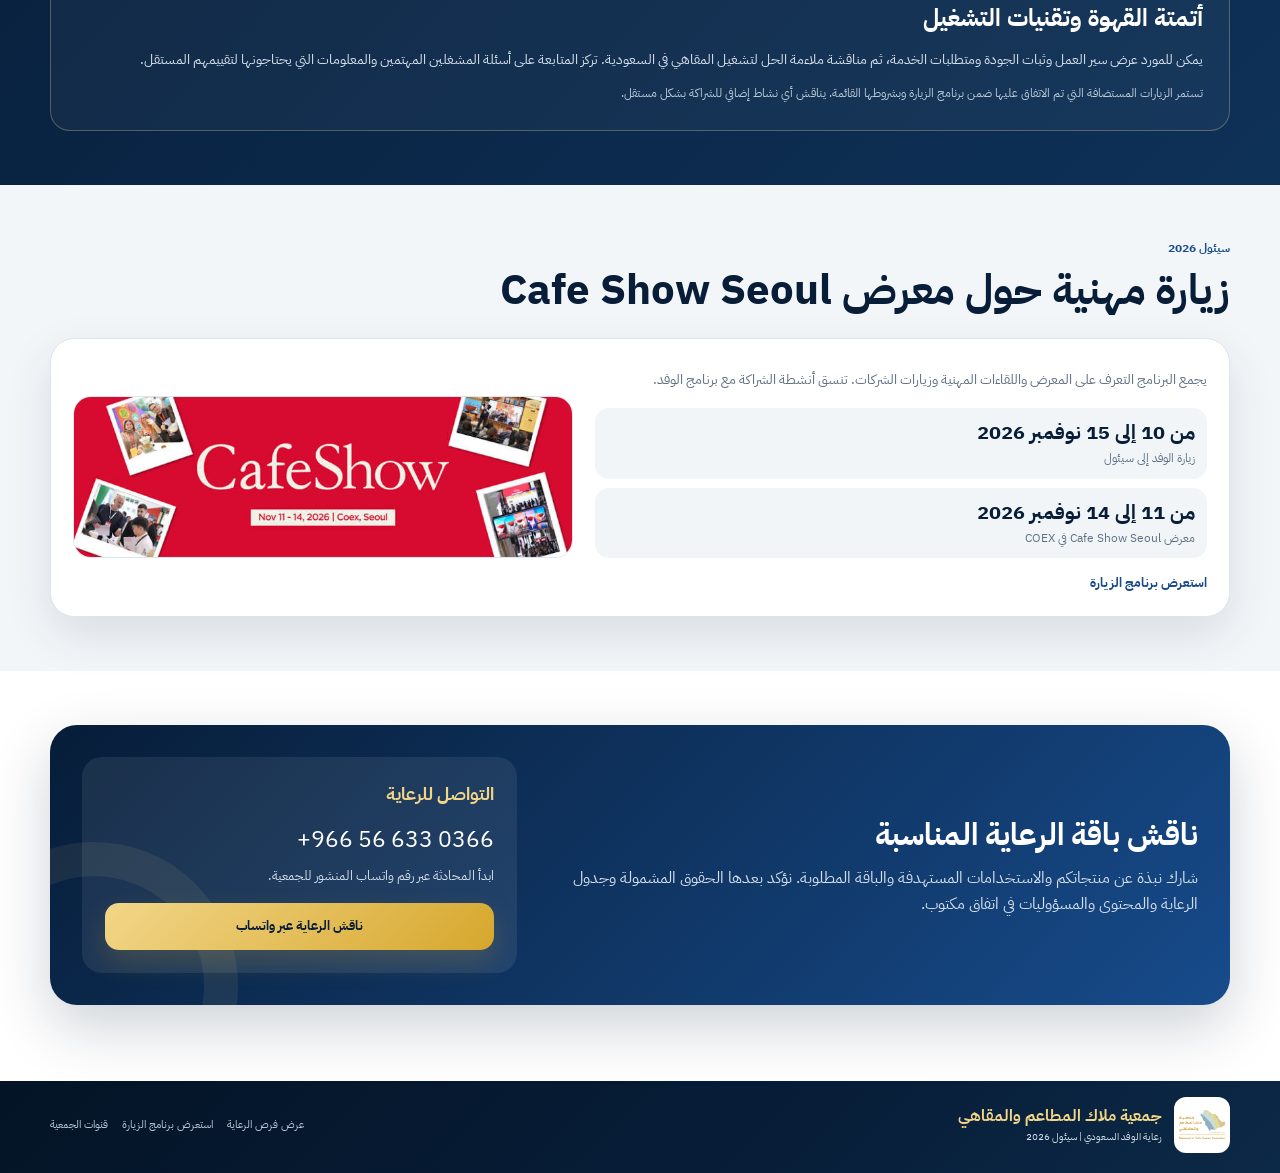
<file: partners/ar/index.html>
<!doctype html>
<html lang="ar-SA" dir="rtl">
<head>
  <meta charset="utf-8">
  <meta name="viewport" content="width=device-width,initial-scale=1,viewport-fit=cover">
  <meta name="theme-color" content="#071d38">
  <title>رعاية الوفد السعودي لقطاع المطاعم والمقاهي | Seoul 2026</title>
  <meta name="description" content="باقات رعاية وفد الجمعية إلى سيئول من 10 إلى 15 نوفمبر 2026: الاستراتيجي 200,000 ريال، الرئيسي 120,000 ريال، المتعاون 60,000 ريال.">
  <link rel="canonical" href="https://almohammdin.github.io/Sponsors-Cafe-Show-Seoul2026/partners/ar/">
  <link rel="alternate" hreflang="en" href="https://almohammdin.github.io/Sponsors-Cafe-Show-Seoul2026/partners/">
  <link rel="alternate" hreflang="ko" href="https://almohammdin.github.io/Sponsors-Cafe-Show-Seoul2026/partners/ko/">
  <link rel="alternate" hreflang="ar" href="https://almohammdin.github.io/Sponsors-Cafe-Show-Seoul2026/partners/ar/">
  <link rel="alternate" hreflang="x-default" href="https://almohammdin.github.io/Sponsors-Cafe-Show-Seoul2026/partners/">
  <meta property="og:type" content="website">
  <meta property="og:url" content="https://almohammdin.github.io/Sponsors-Cafe-Show-Seoul2026/partners/ar/">
  <meta property="og:locale" content="ar_SA">
  <meta property="og:title" content="رعاية الوفد السعودي لقطاع المطاعم والمقاهي | Seoul 2026">
  <meta property="og:description" content="باقات رعاية وفد الجمعية إلى سيئول من 10 إلى 15 نوفمبر 2026: الاستراتيجي 200,000 ريال، الرئيسي 120,000 ريال، المتعاون 60,000 ريال.">
  <meta property="og:image" content="https://almohammdin.github.io/Sponsors-Cafe-Show-Seoul2026/partners/sponsorship-preview-v2.jpg">
  <meta property="og:image:width" content="1200">
  <meta property="og:image:height" content="630">
  <meta property="og:image:alt" content="Saudi Delegation Sponsorship Packages | Seoul 2026">
  <meta name="twitter:card" content="summary_large_image">
  <meta name="twitter:title" content="رعاية الوفد السعودي لقطاع المطاعم والمقاهي | Seoul 2026">
  <meta name="twitter:description" content="باقات رعاية وفد الجمعية إلى سيئول من 10 إلى 15 نوفمبر 2026: الاستراتيجي 200,000 ريال، الرئيسي 120,000 ريال، المتعاون 60,000 ريال.">
  <meta name="twitter:image" content="https://almohammdin.github.io/Sponsors-Cafe-Show-Seoul2026/partners/sponsorship-preview-v2.jpg">
  <link rel="icon" href="../../favicon.png" type="image/png">
  <link rel="preconnect" href="https://fonts.googleapis.com">
  <link rel="preconnect" href="https://fonts.gstatic.com" crossorigin="">
  <link href="https://fonts.googleapis.com/css2?family=IBM+Plex+Sans+Arabic:wght@400;500;600;700&amp;family=IBM+Plex+Sans:wght@400;500;600;700&amp;family=Noto+Sans+KR:wght@400;500;600;700&amp;display=swap" rel="stylesheet">
  <link rel="stylesheet" href="../styles.css?v=20261009">
</head>
<body data-lang="ar">
  <a class="skip" href="#main">تجاوز إلى المحتوى</a>
  <nav class="language-switcher" aria-label="اختر اللغة">
    <a href="../" lang="en" hreflang="en">English</a>
    <a href="../ko/" lang="ko" hreflang="ko">한국어</a>
    <a href="../ar/" lang="ar" hreflang="ar" aria-current="page">العربية</a>
  </nav>
  <header class="hero"><div class="container">
    <div class="brand-row"><div class="logos">
      <div class="logo-box association"><img src="../../association-logo.webp" alt="Restaurant & Cafe Owners Association" width="120" height="66"></div>
      <div class="logo-box cafe"><img src="../../cafeshow-logo.webp" alt="Cafe Show Seoul" width="160"></div>
    </div><div class="sponsor-label">رعاية الوفد</div></div>
    <div class="hero-grid"><div>
      <span class="eyebrow">الوفد السعودي إلى سيئول | من 10 إلى 15 نوفمبر 2026</span><h1>رعاية الوفد السعودي لقطاع المطاعم والمقاهي</h1><p class="hero-lead">قدم حلولك من خلال باقة رعاية محددة تجمع التعريف بالمنتج والظهور في برامج الجمعية المهنية والتواصل الموجه للسوق السعودي. اربط الرسالة بالاحتياجات العملية لتشغيل المطاعم والمقاهي والمحامص.</p>
      <div class="hero-actions"><a class="button primary" href="#packages">استعرض باقات الرعاية</a><a class="button" href="#contact">ناقش الرعاية</a></div><nav class="section-nav" aria-label="أبرز شخصيات الوفد"><a href="#association">عن الجمعية</a><a href="#delegation">شخصيات الوفد</a><a href="#packages">الباقات</a><a href="#contact">التواصل</a></nav>
    </div><aside class="hero-card"><small>مقابل رعاية واضح</small><strong>تقديم المنتجات والحوار المهني</strong><p>اختر دقائق التقديم ومشاركات البرامج وقنوات النشر المحددة في كل باقة. استخدمها لشرح المنتج والإجابة عن أسئلة التشغيل وتطوير اهتمام اختياري بالمتابعة.</p><div class="privacy-note">هذه الرعاية للوفد الذي تقوده الجمعية. تناقش الرعاية الرسمية لمعرض Cafe Show بشكل مستقل مع الجهة المنظمة للمعرض.</div></aside></div>
  </div></header>
  <main id="main">
    <section id="association"><div class="container"><div class="association-box">
      <img src="../../association-logo.webp" width="145" loading="lazy" alt="Restaurant & Cafe Owners Association"><div><h3>جمعية ملاك المطاعم والمقاهي</h3><p>جمعية أهلية غير ربحية تخدم قطاع المطاعم والمقاهي عبر مجتمع مهني ومجتمعات مناطقية ومتخصصة وقنوات رقمية.</p></div>
      <a href="https://linktr.ee/rcoa.sa" target="_blank" rel="noopener">قنوات الجمعية</a>
    </div></div></section><section id="audience"><div class="container">
      <div class="section-head"><div><span class="section-kicker">المجتمع المهني</span><h2>ملاك ومشغلون في القطاعات ذات الصلة</h2><p>يستهدف تشكيل الوفد ملاك المطاعم والمقاهي ومشغلي المحامص والقيادات المعنية بالتشغيل والشراء وتطوير الأعمال. سيؤكد التكوين النهائي للوفد قبل الزيارة.</p></div></div>
      <div class="stats-grid community-stats">
        <div class="stat"><strong dir="ltr">7,000+</strong><span>عضو في جمعية ملاك المطاعم والمقاهي</span></div>

        <div class="stat"><strong dir="ltr">20</strong><span>مجتمع واتساب مناطقي ومتخصص</span></div>
      </div><p class="community-note">يشير عدد 7,000+ إلى مجتمع أعضاء الجمعية، وليس عدد المسافرين. تحدد قائمة الوفد وتركيبته النهائية بصورة مستقلة.</p>
    </div></section><section class="soft" id="regional-experience"><div class="container">
      <div class="section-head"><div><span class="section-kicker">خبرة ميدانية في المنطقة</span><h2>السعودية والخليج والشرق الأوسط</h2><p>السعودية هي السوق الأساسي لهذه الشراكة. وتمتد خبرة الجمعية إلى الخليج والشرق الأوسط، بما يساعد على مناقشة المنتجات في ضوء الاحتياجات العملية للمشغلين في المنطقة.</p></div></div>
      <div class="contribution-grid"><article class="value-card"><h3>خبرة المشاركة في المعارض</h3><p>شاركت الجمعية في معارض في سوريا ومصر والإمارات، واكتسبت خبرة ميدانية في قطاع المطاعم والمقاهي في المنطقة.</p></article>
<article class="value-card"><h3>علاقات مع المشغلين</h3><p>لدى أعضاء الجمعية فروع في الشرق الأوسط. تساعد هذه الخبرة التشغيلية على طرح أسئلة عملية حول ملاءمة المنتجات والخدمة والمتابعة.</p></article></div>
    <div class="source-links"><strong>شواهد المشاركات الإقليمية</strong><a href="https://franchising.sa/article/5784/mlak-almtaam-waalmqaahya-shryak-a-astratyajya-a-fya-360-fwad-swaryaa/" target="_blank" rel="noopener">سوريا · 360 Food Syria</a><a href="https://franchisingeg.com/article/922/almard-almsarya-alsawadya-aldwalya-llamtyaaz-altjarya/" target="_blank" rel="noopener">مصر · FRANEX</a><a href="https://x.com/RCOA_sa/status/2014425221629948013" target="_blank" rel="noopener">الإمارات · Gulfood</a></div></div></section><section id="delegation"><div class="container"><div class="section-head"><div><span class="section-kicker">Seoul 2026</span><h2>أبرز شخصيات الوفد</h2><p>خبرة في القهوة وتنسيق مهني يربطان برنامج الرحلة باحتياجات المشغلين واهتمامات الرعاة.</p></div></div><div class="delegation-grid"><article class="delegate-card"><img class="delegate-photo" src="../../ali-portrait.webp" alt="علي الديواني" width="320" height="360" loading="lazy"><div class="delegate-copy"><span class="section-kicker">ضيف شرف الوفد</span><h3>علي الديواني</h3><p>خبير ومدرب في القهوة، تشمل خبرته زراعة البن ومعالجته والتحميص والتقييم الحسي. قدم أكثر من 200 دورة في السعودية واليمن والكويت وعمان ومصر، بحسب سيرته الرسمية، وشارك في مهرجانات البن المحلية والعالمية.</p><p>مؤلف «كتاب القهوة: العالم الخفي للمشروب الداكن». وتوثق Project Origin مساهمته في تطوير معالجة DQ للبن اليمني.</p><div class="source-links" aria-label="المصادر"><a href="https://alialdiwani.com/about-us/" target="_blank" rel="noopener">السيرة الرسمية</a><a href="https://www.jarir.com/sa-en/arabic-books-633293.html" target="_blank" rel="noopener">الكتاب</a><a href="https://projectorigin.coffee/wp-content/uploads/2024/03/YEM_AlmalahiFarm_2023.pdf" target="_blank" rel="noopener">معالجة DQ</a></div></div></article><article class="delegate-card"><img class="delegate-photo" src="../../naif.webp" alt="نايف المحمدي" width="320" height="360" loading="lazy"><div class="delegate-copy"><span class="section-kicker">ممثل الجمعية ومسؤول تنسيق الرحلة</span><h3>نايف المحمدي</h3><p>مستشار حوكمة وتطوير أعمال، وعضو مجلس إدارة جمعية ملاك المطاعم والمقاهي. يتولى تنسيق الرحلة والعلاقات مع الجهات المشاركة، ويربط البرنامج باحتياجات المشغلين والنقاشات التجارية ذات الصلة بالرعاة.</p><div class="source-links"><a href="https://almohammdin.github.io/Cafe-Show-Seoul2026/" target="_blank" rel="noopener">برنامج الرحلة</a></div></div></article></div></div></section><section id="packages"><div class="container"><div class="section-head"><div><span class="section-kicker">باقات رعاية محددة</span><h2>اختر نطاق الرعاية المناسب</h2><p>يجمع الوفد خبرة القهوة مع ضيف الشرف علي الديواني، والتنسيق المهني بقيادة نايف المحمدي. اختر من حقوق التقديم والحوار والتواصل المعتمدة ما يناسب أهداف رعايتك.</p></div></div><div class="sponsorship-grid"><article class="package featured" data-tier="strategic" data-sar="200000"><span class="package-status">الفرص المتاحة: 1</span><h3>الراعي الاستراتيجي</h3><div class="price"><img src="../saudi-riyal.png" width="29" height="29" alt="SAR"><bdi>200,000</bdi></div><p class="package-cap">قدم حلولك للحضور وشارك في برامج الجمعية القائمة للحوار مع قطاع المطاعم والمقاهي.</p><ul><li>تقديم المنتج للحضور لمدة 20 دقيقة.</li><li>ظهور تقديمي على سناب الجمعية لمدة 10 دقائق لشرح المنتج أو الخدمة.</li><li>استضافة في 4 لقاءات ضيافة من برامج الجمعية القائمة للحوار المهني.</li><li>استضافة في مساحتي ضيافة على X.</li><li>استضافة في 4 جلسات قهوة الضيافة من برامج الجمعية القائمة.</li><li>رسالة للراعي تشارك عبر 20 مجتمع واتساب للجمعية.</li><li>رسالة عن الرحلة بشعار الراعي ترسلها الجمعية إلى أرقام الملاك المسجلة لديها.</li><li>توزيع بروشور إلكتروني في مجموعات واتساب.</li></ul><details class="package-more"><summary>استعرض بقية حقوق التواصل والظهور<span>+12</span></summary><ul><li>إعلانات الرحلة داخل مجموعات واتساب بشعار الراعي.</li><li>تغطية الحدث عبر حساب الجمعية على X.</li><li>إتاحة الأسعار التفضيلية لدى مؤثري القطاع.</li><li>شعار الراعي في التقرير السنوي للجمعية.</li><li>شعار الراعي في التقرير الربع سنوي للجمعية.</li><li>شعار الراعي على الدعوات الإلكترونية لجميع الأعضاء.</li><li>شعار الراعي على موقع الرحلة.</li><li>شعار الراعي على جميع المواد الدعائية للحدث.</li><li>شعار الراعي على برومو الحدث.</li><li>شعار الراعي على فيديوهات الحدث المنشورة في YouTube.</li><li>التكريم من رئيس مجلس الإدارة أو من ينوب عنه.</li><li>دعوة وتكريم في الحفل السنوي للجمعية لعام 2026.</li></ul></details><a class="package-cta" href="https://wa.me/966566330366?text=%D9%85%D8%B1%D8%AD%D8%A8%D8%A7%D8%8C%20%D8%A3%D8%B1%D8%BA%D8%A8%20%D9%81%D9%8A%20%D9%85%D9%86%D8%A7%D9%82%D8%B4%D8%A9%20%D8%A8%D8%A7%D9%82%D8%A9%20%D8%B1%D8%B9%D8%A7%D9%8A%D8%A9%20%D9%85%D8%B9%D8%AA%D9%85%D8%AF%D8%A9%20%D9%84%D9%84%D9%88%D9%81%D8%AF%20%D8%A7%D9%84%D8%B3%D8%B9%D9%88%D8%AF%D9%8A%20%D8%A5%D9%84%D9%89%20%D8%B3%D9%8A%D8%A6%D9%88%D9%84%20%D9%85%D9%86%2010%20%D8%A5%D9%84%D9%89%2015%20%D9%86%D9%88%D9%81%D9%85%D8%A8%D8%B1%202026.%20%D9%8A%D9%85%D9%83%D9%86%D9%86%D9%8A%20%D9%85%D8%B4%D8%A7%D8%B1%D9%83%D8%A9%20%D9%85%D9%86%D8%AA%D8%AC%D8%A7%D8%AA%D9%86%D8%A7%20%D9%88%D8%A3%D9%87%D8%AF%D8%A7%D9%81%D9%86%D8%A7%20%D9%88%D8%A7%D9%84%D8%A8%D8%A7%D9%82%D8%A9%20%D8%A7%D9%84%D9%85%D8%B7%D9%84%D9%88%D8%A8%D8%A9.%0A%D8%A7%D9%84%D8%B1%D8%A7%D8%B9%D9%8A%20%D8%A7%D9%84%D8%A7%D8%B3%D8%AA%D8%B1%D8%A7%D8%AA%D9%8A%D8%AC%D9%8A%3A%20SAR%20200%2C000" target="_blank" rel="noopener">ناقش هذه الباقة</a></article><article class="package" data-tier="main" data-sar="120000"><span class="package-status">الفرص المتاحة: 2</span><h3>الراعي الرئيسي</h3><div class="price"><img src="../saudi-riyal.png" width="29" height="29" alt="SAR"><bdi>120,000</bdi></div><p class="package-cap">اجمع تقديم المنتج للحضور مع فرص ظهور في برامج الجمعية المهنية.</p><ul><li>تقديم المنتج للحضور لمدة 10 دقائق.</li><li>ظهور تقديمي على سناب الجمعية لمدة 5 دقائق لشرح المنتج أو الخدمة.</li><li>استضافة في لقاءي ضيافة من برامج الجمعية القائمة للحوار المهني.</li><li>استضافة في مساحة ضيافة واحدة على X.</li><li>استضافة في جلستي قهوة الضيافة من برامج الجمعية القائمة.</li><li>رسالة للراعي تشارك عبر 20 مجتمع واتساب للجمعية.</li><li>رسالة عن الرحلة بشعار الراعي ترسلها الجمعية إلى أرقام الملاك المسجلة لديها.</li></ul><details class="package-more"><summary>استعرض بقية حقوق التواصل والظهور<span>+9</span></summary><ul><li>إعلانات الرحلة داخل مجموعات واتساب بشعار الراعي.</li><li>تغطية الحدث عبر حساب الجمعية على X.</li><li>إتاحة الأسعار التفضيلية لدى مؤثري القطاع.</li><li>شعار الراعي في التقرير الربع سنوي للجمعية.</li><li>شعار الراعي على الدعوات الإلكترونية لجميع الأعضاء.</li><li>شعار الراعي على موقع الرحلة.</li><li>شعار الراعي على جميع المواد الدعائية للحدث.</li><li>شعار الراعي على برومو الحدث.</li><li>دعوة وتكريم في الحفل السنوي للجمعية لعام 2026.</li></ul></details><a class="package-cta" href="https://wa.me/966566330366?text=%D9%85%D8%B1%D8%AD%D8%A8%D8%A7%D8%8C%20%D8%A3%D8%B1%D8%BA%D8%A8%20%D9%81%D9%8A%20%D9%85%D9%86%D8%A7%D9%82%D8%B4%D8%A9%20%D8%A8%D8%A7%D9%82%D8%A9%20%D8%B1%D8%B9%D8%A7%D9%8A%D8%A9%20%D9%85%D8%B9%D8%AA%D9%85%D8%AF%D8%A9%20%D9%84%D9%84%D9%88%D9%81%D8%AF%20%D8%A7%D9%84%D8%B3%D8%B9%D9%88%D8%AF%D9%8A%20%D8%A5%D9%84%D9%89%20%D8%B3%D9%8A%D8%A6%D9%88%D9%84%20%D9%85%D9%86%2010%20%D8%A5%D9%84%D9%89%2015%20%D9%86%D9%88%D9%81%D9%85%D8%A8%D8%B1%202026.%20%D9%8A%D9%85%D9%83%D9%86%D9%86%D9%8A%20%D9%85%D8%B4%D8%A7%D8%B1%D9%83%D8%A9%20%D9%85%D9%86%D8%AA%D8%AC%D8%A7%D8%AA%D9%86%D8%A7%20%D9%88%D8%A3%D9%87%D8%AF%D8%A7%D9%81%D9%86%D8%A7%20%D9%88%D8%A7%D9%84%D8%A8%D8%A7%D9%82%D8%A9%20%D8%A7%D9%84%D9%85%D8%B7%D9%84%D9%88%D8%A8%D8%A9.%0A%D8%A7%D9%84%D8%B1%D8%A7%D8%B9%D9%8A%20%D8%A7%D9%84%D8%B1%D8%A6%D9%8A%D8%B3%D9%8A%3A%20SAR%20120%2C000" target="_blank" rel="noopener">ناقش هذه الباقة</a></article><article class="package" data-tier="collaborating" data-sar="60000"><span class="package-status">الفرص المتاحة: 4</span><h3>الراعي المتعاون</h3><div class="price"><img src="../saudi-riyal.png" width="29" height="29" alt="SAR"><bdi>60,000</bdi></div><p class="package-cap">عرف بحلولك عبر سناب الجمعية وقنوات التواصل مع الأعضاء والمواد الترويجية.</p><ul><li>ظهور تقديمي على سناب الجمعية لمدة دقيقتين لشرح المنتج أو الخدمة.</li><li>رسالة عن الرحلة بشعار الراعي ترسلها الجمعية إلى أرقام الملاك المسجلة لديها.</li><li>إعلانات الرحلة داخل مجموعات واتساب بشعار الراعي.</li></ul><details class="package-more"><summary>استعرض بقية حقوق التواصل والظهور<span>+6</span></summary><ul><li>إتاحة الأسعار التفضيلية لدى مؤثري القطاع.</li><li>شعار الراعي في التقرير الربع سنوي للجمعية.</li><li>شعار الراعي على الدعوات الإلكترونية لجميع الأعضاء.</li><li>شعار الراعي على موقع الرحلة.</li><li>شعار الراعي على جميع المواد الدعائية للحدث.</li><li>شعار الراعي على برومو الحدث.</li></ul></details><a class="package-cta" href="https://wa.me/966566330366?text=%D9%85%D8%B1%D8%AD%D8%A8%D8%A7%D8%8C%20%D8%A3%D8%B1%D8%BA%D8%A8%20%D9%81%D9%8A%20%D9%85%D9%86%D8%A7%D9%82%D8%B4%D8%A9%20%D8%A8%D8%A7%D9%82%D8%A9%20%D8%B1%D8%B9%D8%A7%D9%8A%D8%A9%20%D9%85%D8%B9%D8%AA%D9%85%D8%AF%D8%A9%20%D9%84%D9%84%D9%88%D9%81%D8%AF%20%D8%A7%D9%84%D8%B3%D8%B9%D9%88%D8%AF%D9%8A%20%D8%A5%D9%84%D9%89%20%D8%B3%D9%8A%D8%A6%D9%88%D9%84%20%D9%85%D9%86%2010%20%D8%A5%D9%84%D9%89%2015%20%D9%86%D9%88%D9%81%D9%85%D8%A8%D8%B1%202026.%20%D9%8A%D9%85%D9%83%D9%86%D9%86%D9%8A%20%D9%85%D8%B4%D8%A7%D8%B1%D9%83%D8%A9%20%D9%85%D9%86%D8%AA%D8%AC%D8%A7%D8%AA%D9%86%D8%A7%20%D9%88%D8%A3%D9%87%D8%AF%D8%A7%D9%81%D9%86%D8%A7%20%D9%88%D8%A7%D9%84%D8%A8%D8%A7%D9%82%D8%A9%20%D8%A7%D9%84%D9%85%D8%B7%D9%84%D9%88%D8%A8%D8%A9.%0A%D8%A7%D9%84%D8%B1%D8%A7%D8%B9%D9%8A%20%D8%A7%D9%84%D9%85%D8%AA%D8%B9%D8%A7%D9%88%D9%86%3A%20SAR%2060%2C000" target="_blank" rel="noopener">ناقش هذه الباقة</a></article></div><div class="tier-difference"><h3>ما الذي تضيفه الباقة الاستراتيجية؟</h3><p>مقارنة بالرئيسية، تضاعف الاستراتيجية مدة العرض أمام الوفد من 10 إلى 20 دقيقة، وسناب الجمعية من 5 إلى 10 دقائق، ولقاءات الضيافة من 2 إلى 4، ومساحات X من 1 إلى 2، وقهوة الضيافة من 2 إلى 4. وتضيف توزيع البروشور، والشعار في التقرير السنوي وفيديوهات YouTube، والتكريم من رئيس المجلس أو ممثله. رسالة الراعي عبر 20 مجتمع واتساب مشتركة بين الباقتين.</p></div><div class="offer-notes"><p>تضاف ضريبة القيمة المضافة عند انطباقها.</p></div><div class="offer-comparison"><h3 id="comparison-title">قارن الحقوق المشمولة</h3><p>لقاءات الضيافة وقهوة الضيافة من برامج الجمعية القائمة للحوار المهني. تشير الأعداد إلى مرات الاستضافة، وتحدد الموضوعات وصيغ المشاركة في الاتفاق.</p><div class="comparison-scroll" role="region" tabindex="0" aria-labelledby="comparison-title"><table class="offer-table"><thead><tr><th scope="col">الحق المشمول</th><th scope="col">الراعي الاستراتيجي</th><th scope="col">الراعي الرئيسي</th><th scope="col">الراعي المتعاون</th></tr></thead><tbody><tr data-right="presentation"><th scope="row">تقديم المنتج للحضور</th><td>20 دقيقة</td><td>10 دقائق</td><td>غير مدرج</td></tr><tr data-right="snapchat"><th scope="row">ظهور تقديمي على سناب الجمعية</th><td>10 دقائق</td><td>5 دقائق</td><td>2 دقيقة</td></tr><tr data-right="talks"><th scope="row">مشاركات في لقاءات الضيافة</th><td>4</td><td>2</td><td>غير مدرج</td></tr><tr data-right="spaces"><th scope="row">مشاركات في مساحات الضيافة على X</th><td>2</td><td>1</td><td>غير مدرج</td></tr><tr data-right="coffee"><th scope="row">مشاركات في قهوة الضيافة</th><td>4</td><td>2</td><td>غير مدرج</td></tr><tr data-right="community"><th scope="row">رسالة الراعي عبر 20 مجتمع واتساب</th><td>رسالة واحدة عبر 20 مجتمعا</td><td>رسالة واحدة عبر 20 مجتمعا</td><td>غير مدرج</td></tr><tr data-right="brochure"><th scope="row">توزيع بروشور إلكتروني في مجموعات واتساب</th><td>مشمول</td><td>غير مدرج</td><td>غير مدرج</td></tr><tr data-right="annual"><th scope="row">الشعار في التقرير السنوي</th><td>مشمول</td><td>غير مدرج</td><td>غير مدرج</td></tr><tr data-right="quarterly"><th scope="row">الشعار في التقرير الربع سنوي</th><td>مشمول</td><td>مشمول</td><td>مشمول</td></tr><tr data-right="website"><th scope="row">الشعار في موقع الرحلة</th><td>مشمول</td><td>مشمول</td><td>مشمول</td></tr><tr data-right="xCoverage"><th scope="row">تغطية الحدث عبر حساب الجمعية على X</th><td>مشمول</td><td>مشمول</td><td>غير مدرج</td></tr><tr data-right="youtube"><th scope="row">الشعار على فيديوهات الحدث المنشورة في YouTube</th><td>مشمول</td><td>غير مدرج</td><td>غير مدرج</td></tr><tr data-right="chair"><th scope="row">التكريم من رئيس المجلس أو ممثله</th><td>مشمول</td><td>غير مدرج</td><td>غير مدرج</td></tr><tr data-right="ceremony"><th scope="row">الدعوة والتكريم في الحفل السنوي 2026</th><td>مشمول</td><td>مشمول</td><td>غير مدرج</td></tr></tbody></table></div></div><div class="common-rights"><h3>حقوق التواصل والظهور المشتركة بين الباقات الثلاث</h3><ul><li>شعار الراعي في التقرير الربع سنوي للجمعية.</li><li>إعلانات الرحلة في مجموعات واتساب بشعار الراعي.</li><li>رسالة عن الرحلة بشعار الراعي ترسلها الجمعية إلى أرقام الملاك المسجلة لديها.</li><li>شعار الراعي على الدعوات الإلكترونية للأعضاء وموقع الرحلة وجميع المواد الدعائية وبرومو الحدث.</li><li>إتاحة الأسعار التفضيلية لدى مؤثري القطاع.</li></ul></div><div class="delivery-guide"><h3>كيف تنفذ الحقوق؟</h3><div class="value-grid"><article class="value-card"><h4>التقديم والحوار المهني</h4><p>يجهز الراعي معلومات المنتج للعرض والظهور المشمولين في باقته. تحدد موضوعات مشاركاته في برامج الجمعية والمتحدثون وصيغة المشاركة ومواعيدها في اتفاق الرعاية.</p></article><article class="value-card"><h4>النشر والظهور</h4><p>يقدم الراعي الشعار والبروشور أو الرسالة المعتمدة بحسب الباقة، وتتولى الجمعية النشر والتوزيع عبر القنوات المحددة مع احتفاظها ببيانات الأعضاء. تتيح ميزة أسعار المؤثرين الوصول إلى الأسعار التفضيلية، ويحدد أي تعاون معهم وأتعابه باتفاق مستقل.</p></article><article class="value-card"><h4>توثيق التنفيذ</h4><p>يحدد الاتفاق آلية توثيق الحقوق، مثل روابط النشر ولقطات الشاشة ونسخ المواد أو سجلات الأنشطة المتاحة. تعتمد صيغة التوثيق والمسؤوليات والمواعيد قبل التنفيذ.</p></article></div></div><div class="agreement-box"><h3>نطاق الرعاية والتنفيذ والموافقات</h3><p>تحدد الباقة المختارة حقوق الرعاية، وتعتمد المواعيد والصيغ والمواد والتوثيق كتابة. يتطلب تسهيل التعارف اهتماما متبادلا وموافقة الأطراف. الرعاية لا تضمن مبيعات أو أعداد مشترين أو تفاعلا محددا. مشاركة شخصيات الوفد لا تعني الموافقة على إعلان شخصي أو توصية بمنتج أو جلسة خاصة للراعي؛ تتطلب هذه الحقوق موافقة مستقلة.</p></div><div class="service-option"><h3>شراكة خدمات إضافية</h3><p>يمكن مناقشة مساهمة عينية مستقلة، مثل التغطية المباشرة لتكلفة فعلية للإقامة أو الترجمة المهنية. تؤكد المساهمة والحقوق المرتبطة بها في اتفاق مكتوب.</p></div></div></section>


    <section id="value"><div class="container">
      <div class="section-head"><div><span class="section-kicker">القيمة لشركتكم</span><h2>اجعل أنشطة الرعاية مفيدة للمشغلين</h2></div></div>
      <div class="value-grid"><article class="value-card"><h3>شرح ملاءمة المنتج</h3><p>استخدم فرص التقديم والظهور المشمولة في باقتك لشرح سير العمل والتدريب والصيانة ومتطلبات الخدمة.</p></article>
<article class="value-card"><h3>مشاركة معلومات المنتج بالعربية</h3><p>نتفق على معلومات المنتج المناسبة بالعربية لحقوق النشر المشمولة، مع اعتماد الادعاءات والمواد من الطرفين.</p></article>
<article class="value-card"><h3>مواصلة الحوار الاختياري</h3><p>يمكن للجمعية تسهيل التعارف لمتابعة النقاش عند وجود اهتمام متبادل وموافقة، وتبقى القرارات التجارية لدى الأطراف.</p></article></div>
    </div></section>
    <section class="dark" id="scope"><div class="container">
      <div class="section-head"><div><span class="section-kicker">التنفيذ خلال جدول الرعاية</span><h2>قبل الزيارة وأثناءها وبعدها</h2><p>تحدد الباقة المختارة الأنشطة المشمولة. تنسق المواعيد والمحتوى وصيغ المشاركة ضمن نطاق الرعاية المكتوب.</p></div></div>
      <div class="phase-grid"><article class="phase"><span>1</span><h3>قبل الزيارة</h3><p>نتفق على جدول الرعاية ومعلومات المنتج المناسبة. تستخدم الإعلانات المشمولة، ورسالة الراعي والبروشور عند شمولها في الباقة، للتعريف بالحل.</p></article>
<article class="phase"><span>2</span><h3>أثناء الزيارة</h3><p>تستخدم فرص التقديم والظهور على سناب المشمولة لشرح ملاءمة المنتج ومتطلبات التشغيل. تنسقها الجمعية مع برنامج الوفد.</p></article>
<article class="phase"><span>3</span><h3>بعد الزيارة</h3><p>تستكمل مشاركات البرامج وحقوق النشر ووضع الشعارات المشمولة في الباقة. يمكن تسهيل تعارف لاحق عند وجود اهتمام متبادل وموافقة صريحة.</p></article></div>
      <div class="example-box"><span class="section-kicker">مثال للتعاون</span><h3>أتمتة القهوة وتقنيات التشغيل</h3><p>يمكن للمورد عرض سير العمل وثبات الجودة ومتطلبات الخدمة، ثم مناقشة ملاءمة الحل لتشغيل المقاهي في السعودية. تركز المتابعة على أسئلة المشغلين المهتمين والمعلومات التي يحتاجونها لتقييمهم المستقل.</p><p class="example-note">تستمر الزيارات المستضافة التي تم الاتفاق عليها ضمن برنامج الزيارة وبشروطها القائمة. يناقش أي نشاط إضافي للشراكة بشكل مستقل.</p></div>
    </div></section>
    <section class="soft" id="visit"><div class="container">
      <div class="section-head"><div><span class="section-kicker">سيئول 2026</span><h2>زيارة مهنية حول معرض Cafe Show Seoul</h2></div></div>
      <div class="trip-box"><div class="trip-copy"><p>يجمع البرنامج التعرف على المعرض واللقاءات المهنية وزيارات الشركات. تنسق أنشطة الشراكة مع برنامج الوفد.</p><div class="trip-facts">
        <div class="trip-fact"><strong>من 10 إلى 15 نوفمبر 2026</strong><span>زيارة الوفد إلى سيئول</span></div>
        <div class="trip-fact"><strong>من 11 إلى 14 نوفمبر 2026</strong><span>معرض Cafe Show Seoul في COEX</span></div>
      </div><a class="text-link" href="https://almohammdin.github.io/Cafe-Show-Seoul2026/" target="_blank" rel="noopener">استعرض برنامج الزيارة</a></div>
      <div class="trip-media"><img class="trip-banner" src="../../cafeshow-2026-banner.png" width="738" height="237" loading="lazy" alt="Cafe Show Seoul 2026 | November 11-14 | COEX, Seoul"></div></div>
    </div></section>

    <section id="contact"><div class="container"><div class="contact-box">
      <div class="contact-copy"><h2>ناقش باقة الرعاية المناسبة</h2><p>شارك نبذة عن منتجاتكم والاستخدامات المستهدفة والباقة المطلوبة. نؤكد بعدها الحقوق المشمولة وجدول الرعاية والمحتوى والمسؤوليات في اتفاق مكتوب.</p></div>
      <div class="contact-details"><h3>التواصل للرعاية</h3><a class="contact-number" dir="ltr" href="tel:+966566330366">+966 56 633 0366</a><p>ابدأ المحادثة عبر رقم واتساب المنشور للجمعية.</p><a class="button primary" href="https://wa.me/966566330366?text=%D9%85%D8%B1%D8%AD%D8%A8%D8%A7%D8%8C%20%D8%A3%D8%B1%D8%BA%D8%A8%20%D9%81%D9%8A%20%D9%85%D9%86%D8%A7%D9%82%D8%B4%D8%A9%20%D8%A8%D8%A7%D9%82%D8%A9%20%D8%B1%D8%B9%D8%A7%D9%8A%D8%A9%20%D9%85%D8%B9%D8%AA%D9%85%D8%AF%D8%A9%20%D9%84%D9%84%D9%88%D9%81%D8%AF%20%D8%A7%D9%84%D8%B3%D8%B9%D9%88%D8%AF%D9%8A%20%D8%A5%D9%84%D9%89%20%D8%B3%D9%8A%D8%A6%D9%88%D9%84%20%D9%85%D9%86%2010%20%D8%A5%D9%84%D9%89%2015%20%D9%86%D9%88%D9%81%D9%85%D8%A8%D8%B1%202026.%20%D9%8A%D9%85%D9%83%D9%86%D9%86%D9%8A%20%D9%85%D8%B4%D8%A7%D8%B1%D9%83%D8%A9%20%D9%85%D9%86%D8%AA%D8%AC%D8%A7%D8%AA%D9%86%D8%A7%20%D9%88%D8%A3%D9%87%D8%AF%D8%A7%D9%81%D9%86%D8%A7%20%D9%88%D8%A7%D9%84%D8%A8%D8%A7%D9%82%D8%A9%20%D8%A7%D9%84%D9%85%D8%B7%D9%84%D9%88%D8%A8%D8%A9." target="_blank" rel="noopener">ناقش الرعاية عبر واتساب</a></div>
    </div></div></section>
  </main>
  <footer><div class="container"><div class="footer-row"><div class="footer-brand"><img src="../../association-logo.webp" width="56" height="56" alt="Restaurant & Cafe Owners Association"><div><strong>جمعية ملاك المطاعم والمقاهي</strong><span>رعاية الوفد السعودي | سيئول 2026</span></div></div>
    <div class="footer-links"><a href="../../">عرض فرص الرعاية</a><a href="https://almohammdin.github.io/Cafe-Show-Seoul2026/" target="_blank" rel="noopener">استعرض برنامج الزيارة</a><a href="https://linktr.ee/rcoa.sa" target="_blank" rel="noopener">قنوات الجمعية</a></div>
  </div></div></footer>
</body>
</html>
</file>
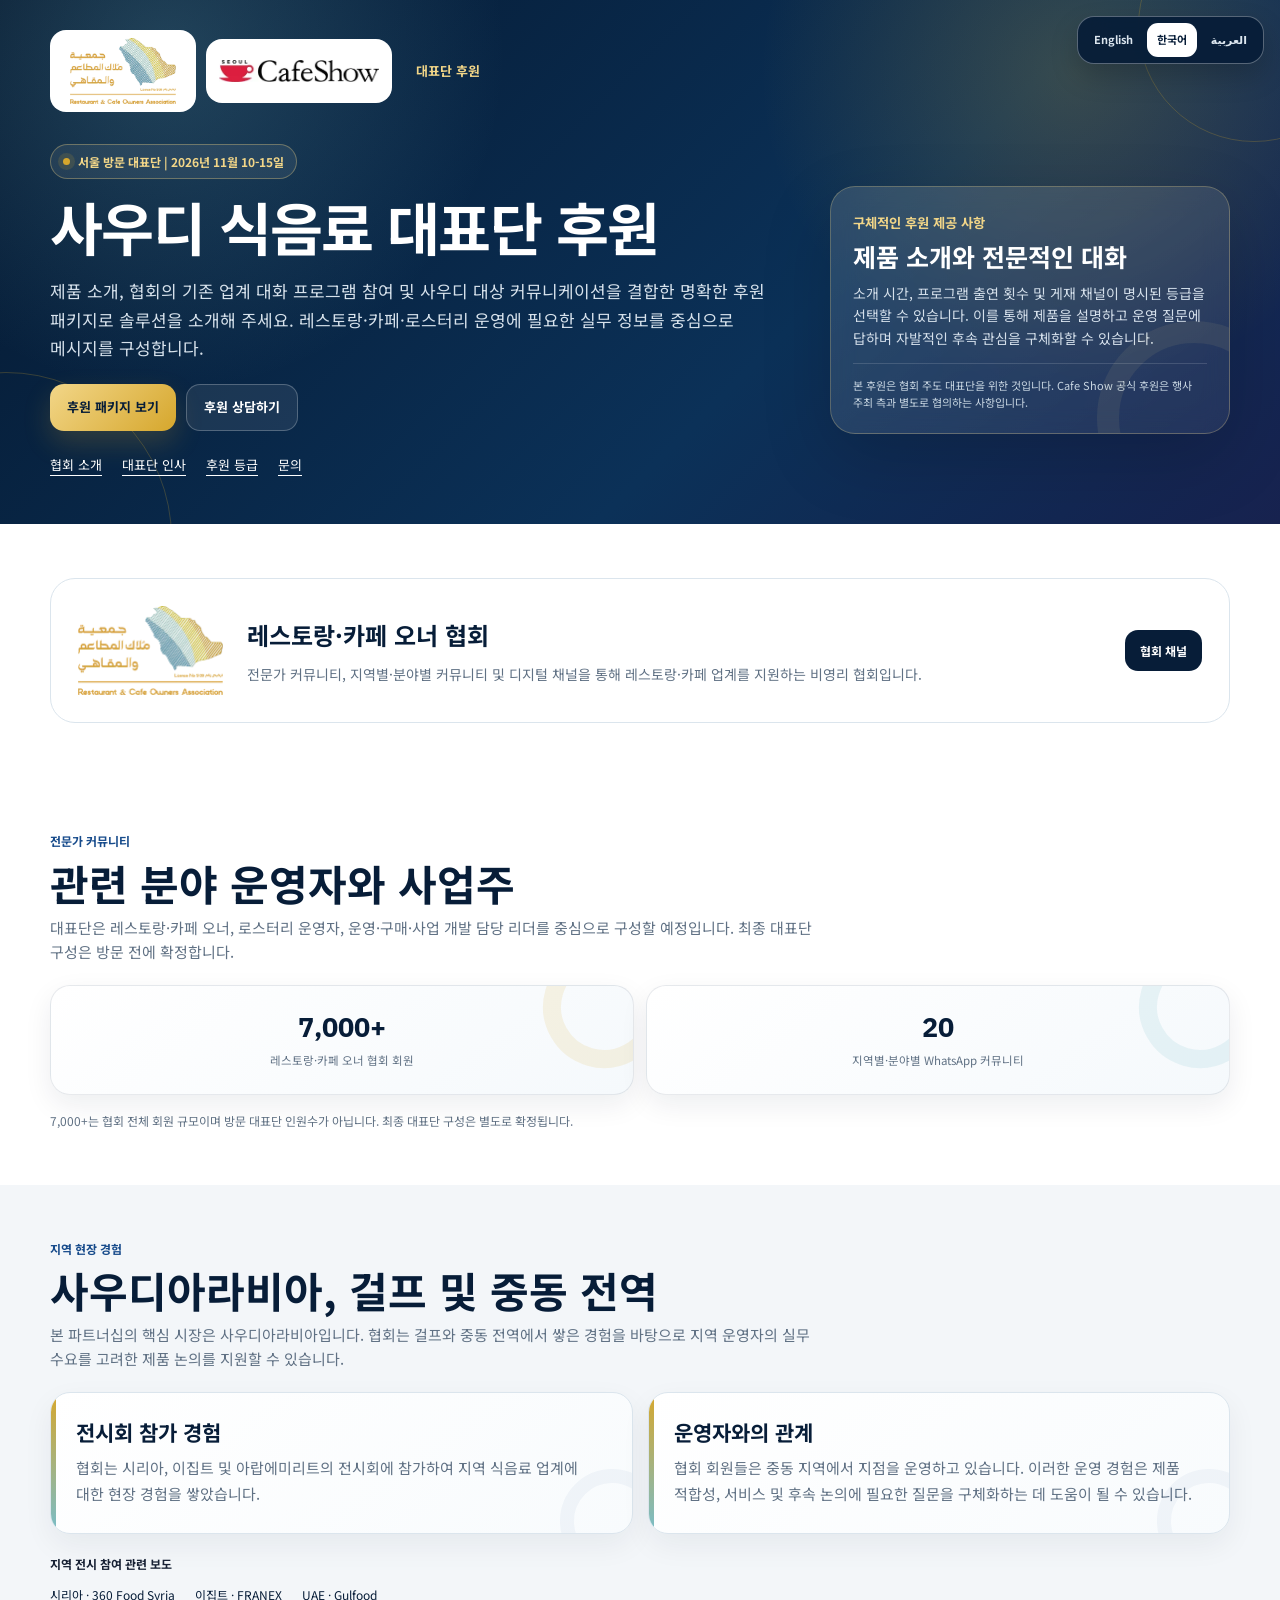
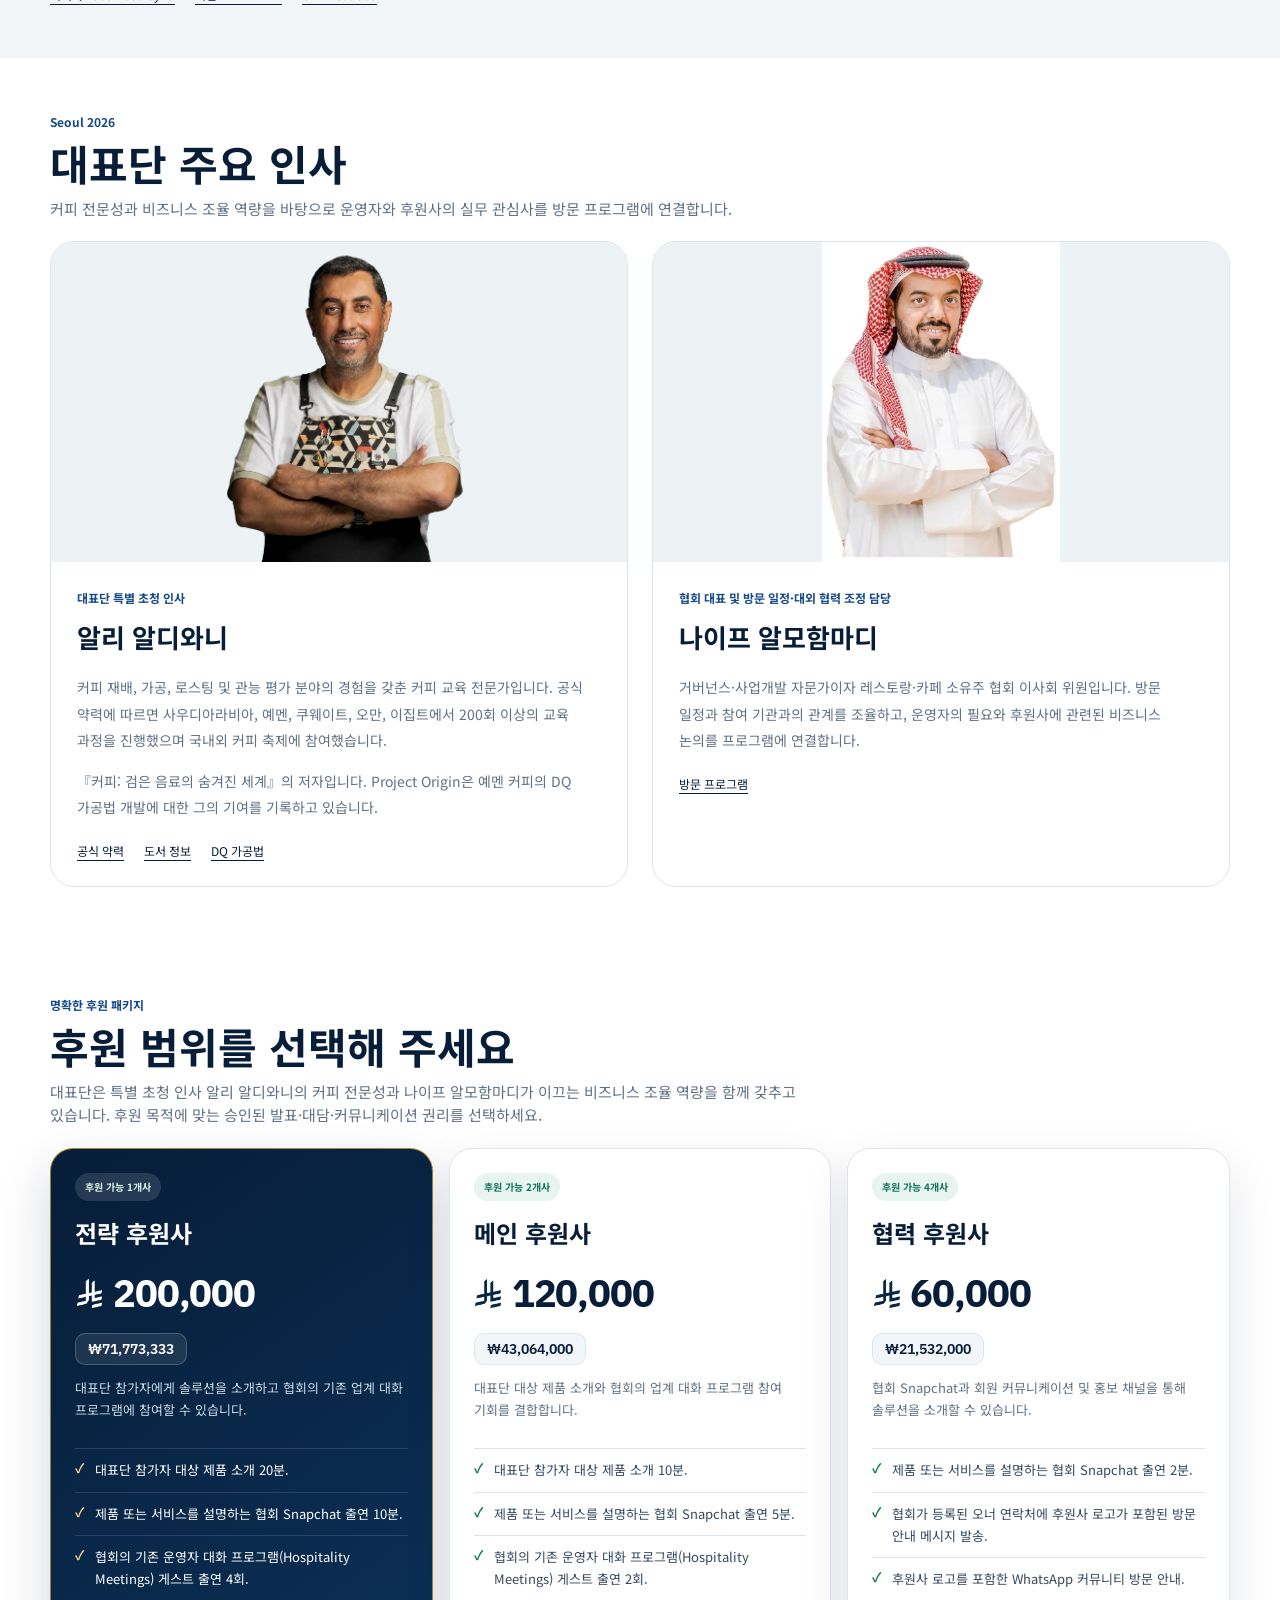
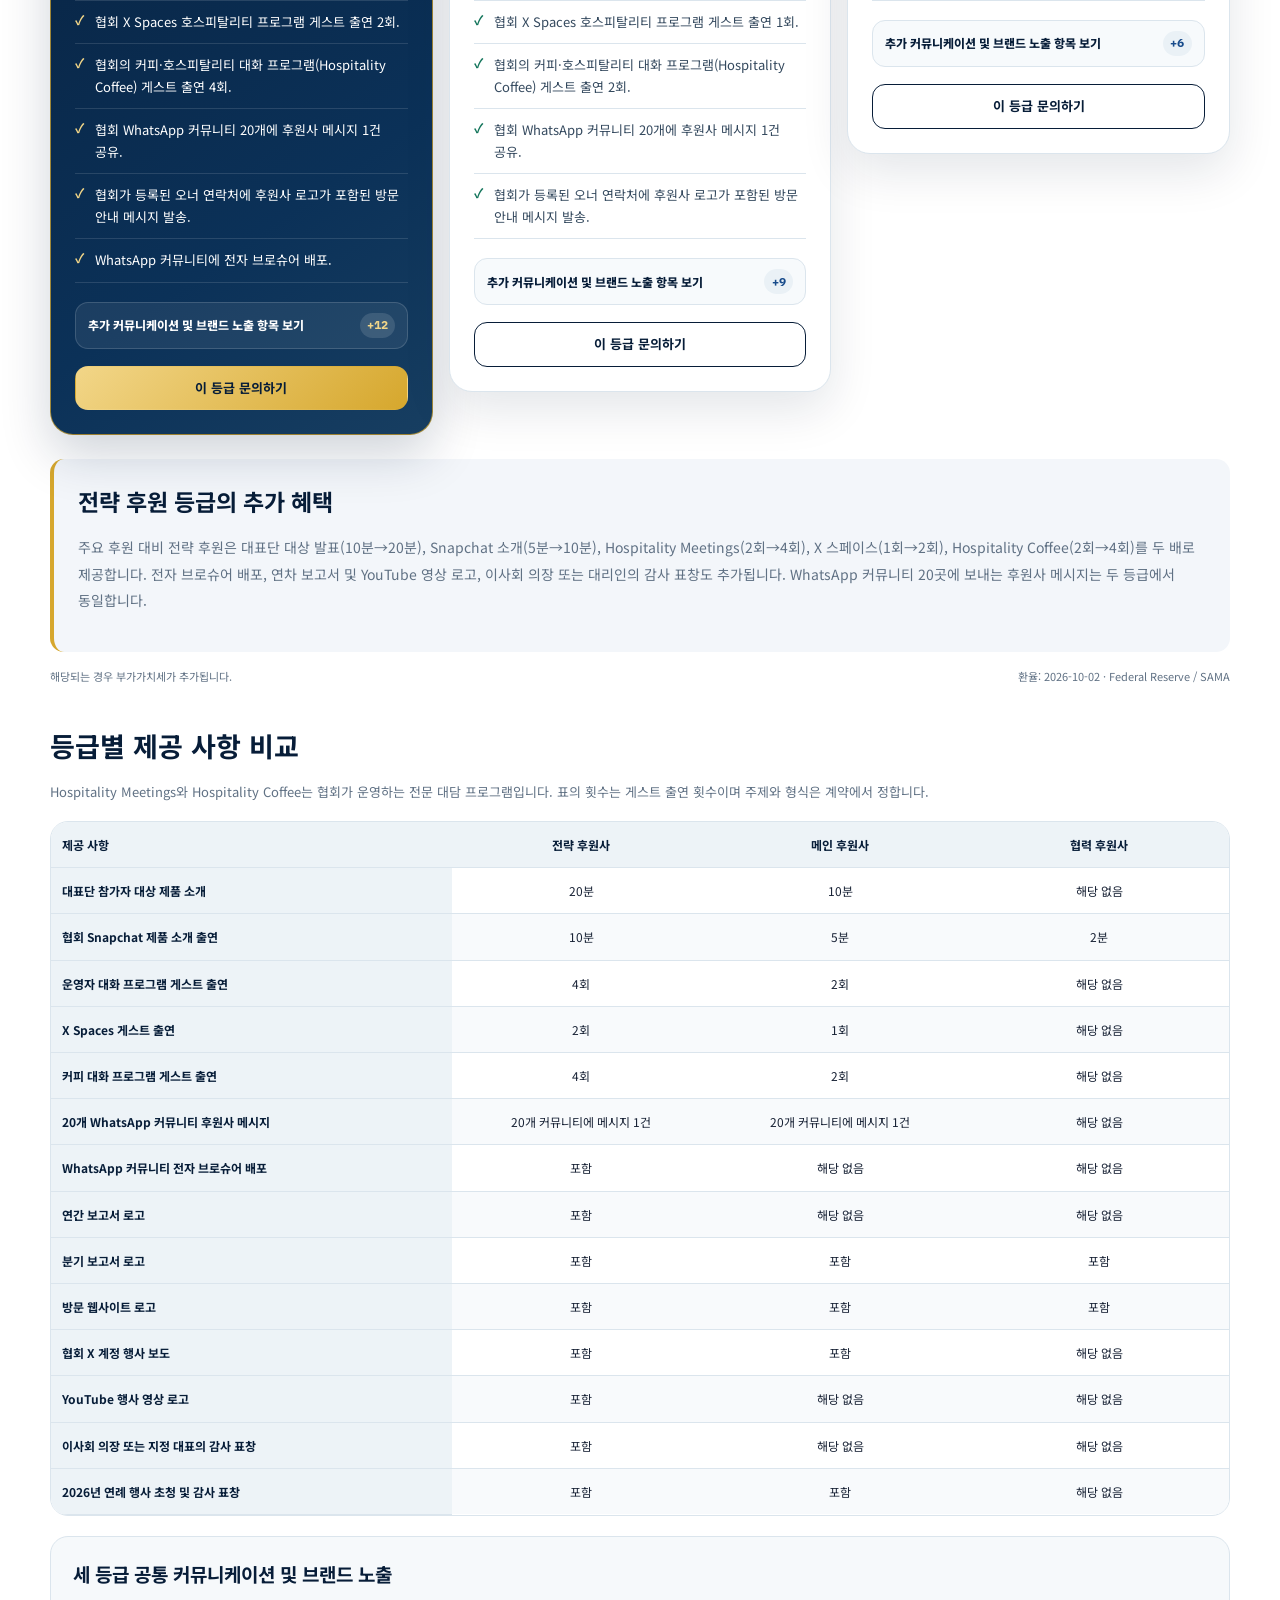
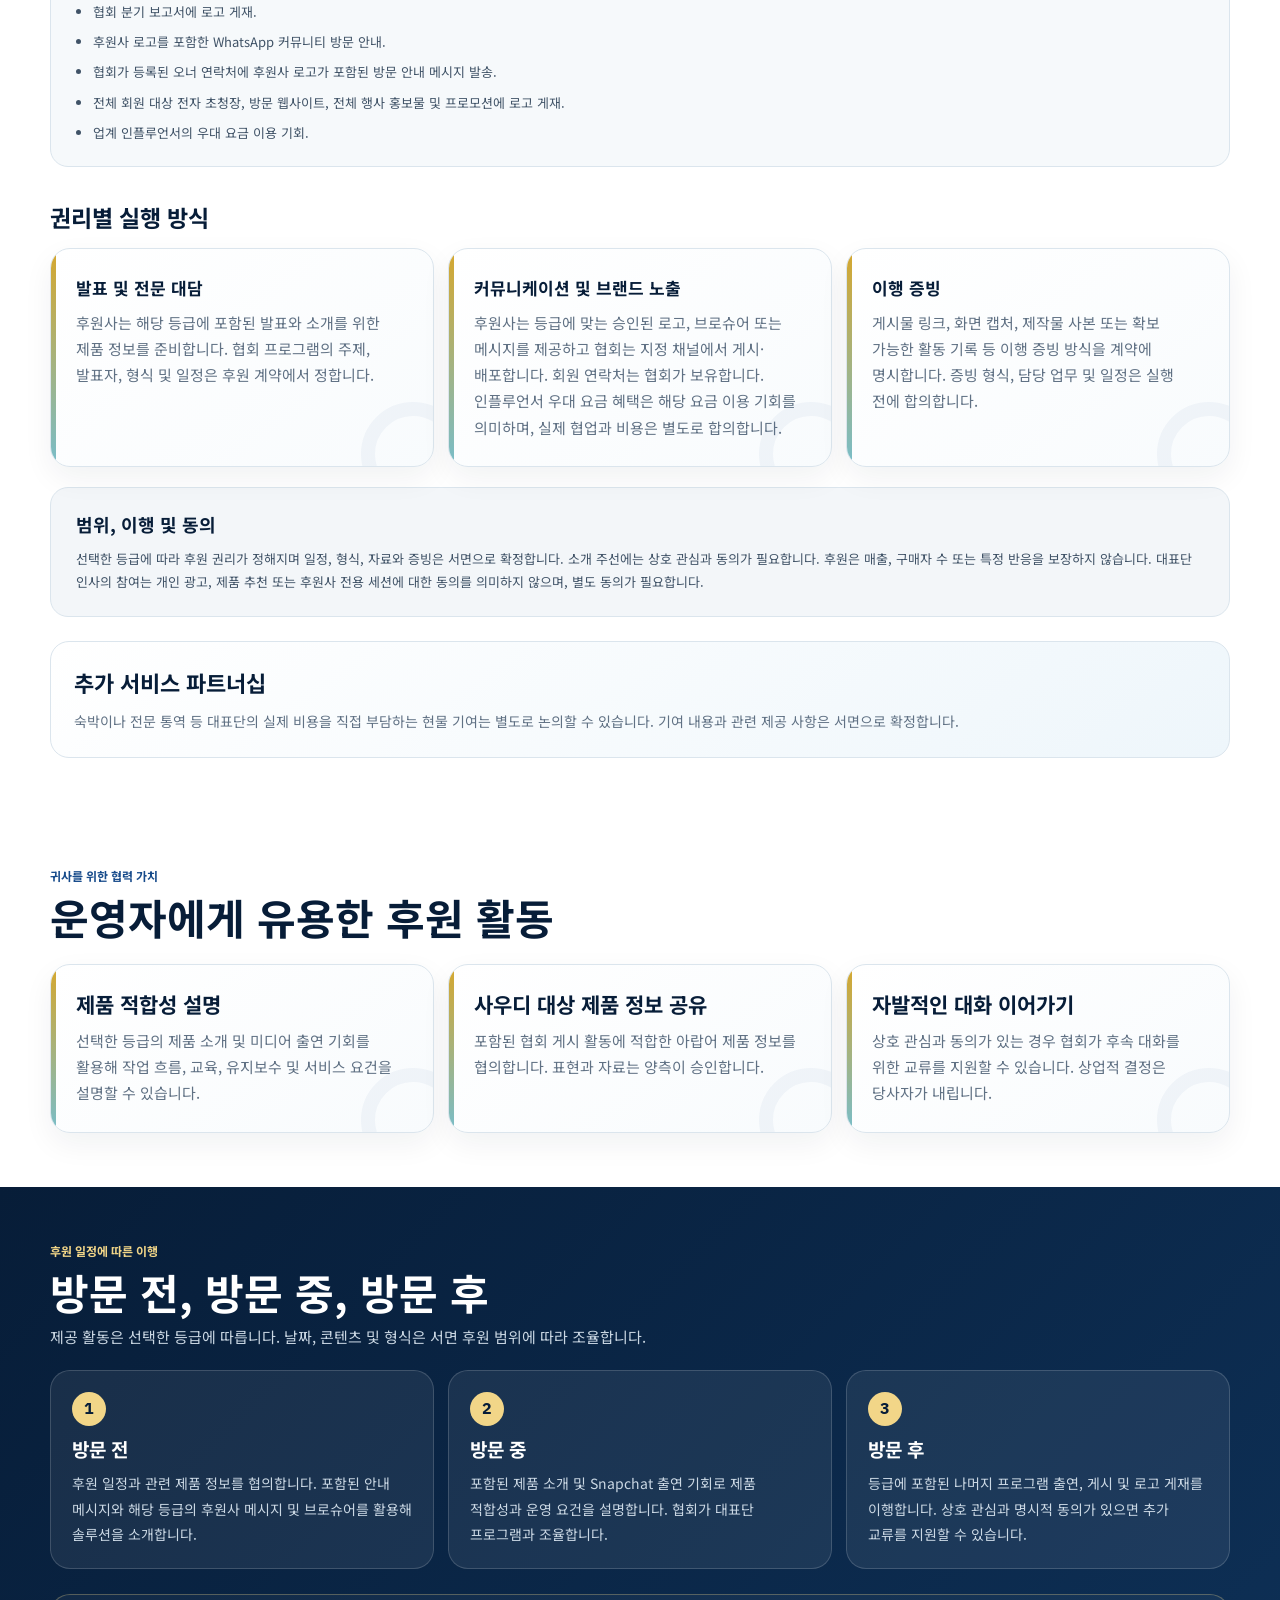
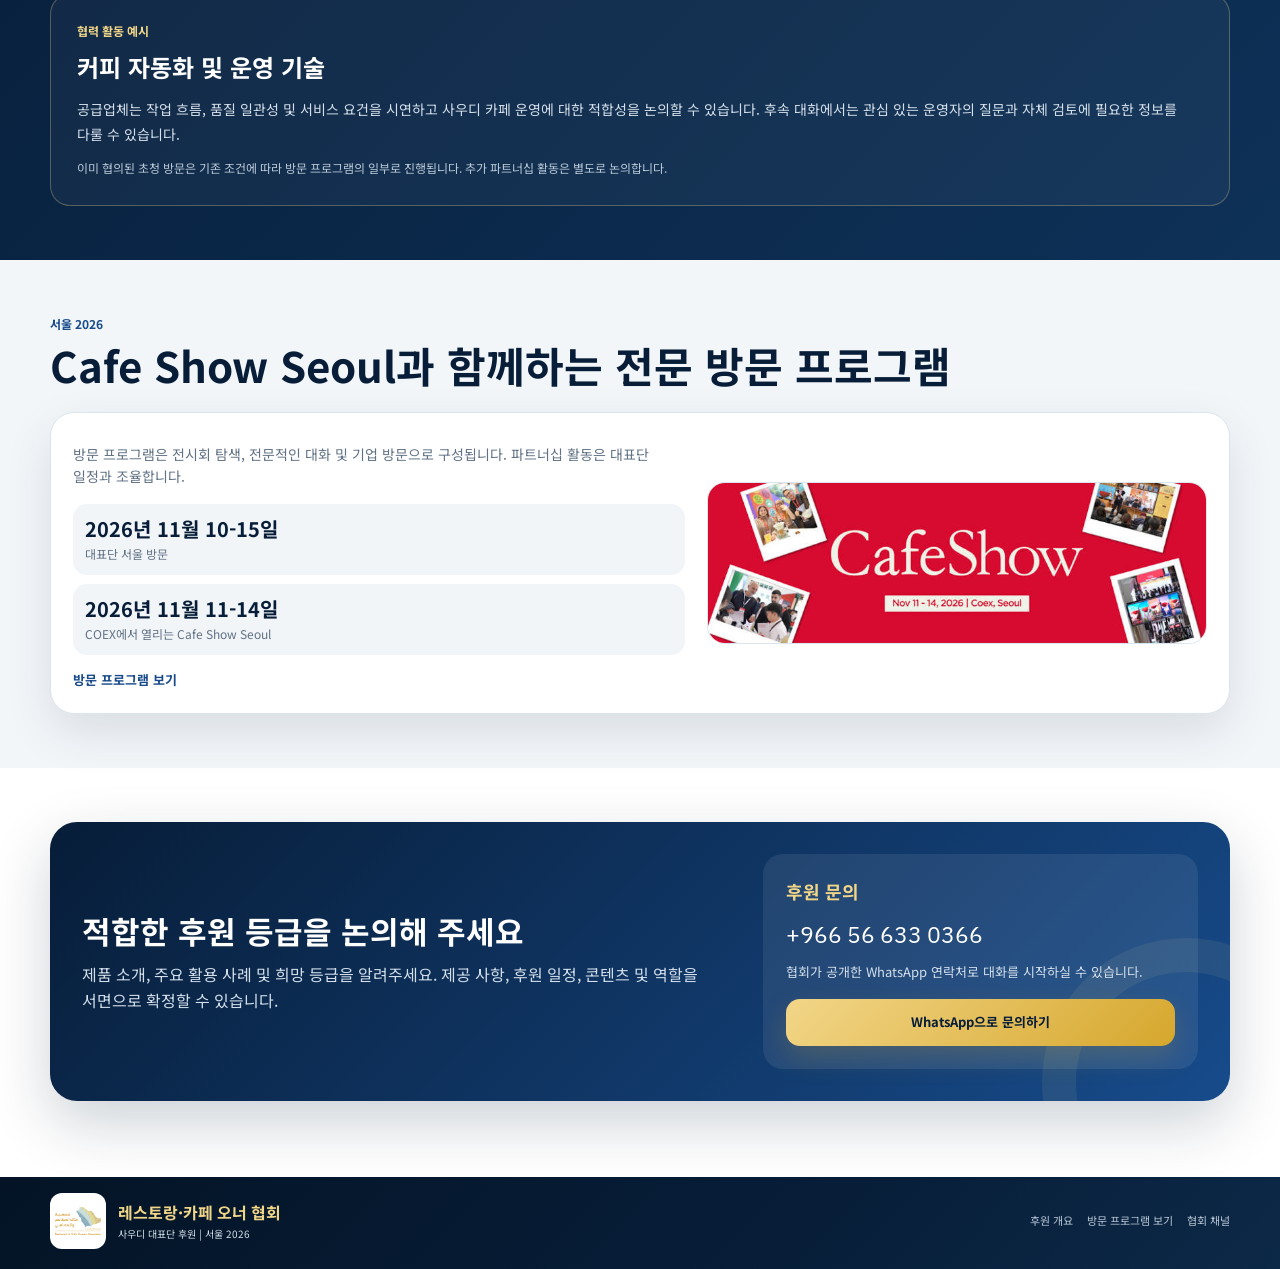
<file: partners/ko/index.html>
<!doctype html>
<html lang="ko" dir="ltr">
<head>
  <meta charset="utf-8">
  <meta name="viewport" content="width=device-width,initial-scale=1,viewport-fit=cover">
  <meta name="theme-color" content="#071d38">
  <title>사우디 식음료 대표단 후원 | Seoul 2026</title>
  <meta name="description" content="2026년 11월 10-15일 협회 주도 사우디 대표단 서울 방문 후원: 전략 SAR 200,000, 메인 SAR 120,000, 협력 SAR 60,000.">
  <link rel="canonical" href="https://almohammdin.github.io/Sponsors-Cafe-Show-Seoul2026/partners/ko/">
  <link rel="alternate" hreflang="en" href="https://almohammdin.github.io/Sponsors-Cafe-Show-Seoul2026/partners/">
  <link rel="alternate" hreflang="ko" href="https://almohammdin.github.io/Sponsors-Cafe-Show-Seoul2026/partners/ko/">
  <link rel="alternate" hreflang="ar" href="https://almohammdin.github.io/Sponsors-Cafe-Show-Seoul2026/partners/ar/">
  <link rel="alternate" hreflang="x-default" href="https://almohammdin.github.io/Sponsors-Cafe-Show-Seoul2026/partners/">
  <meta property="og:type" content="website">
  <meta property="og:url" content="https://almohammdin.github.io/Sponsors-Cafe-Show-Seoul2026/partners/ko/">
  <meta property="og:locale" content="ko_KR">
  <meta property="og:title" content="사우디 식음료 대표단 후원 | Seoul 2026">
  <meta property="og:description" content="2026년 11월 10-15일 협회 주도 사우디 대표단 서울 방문 후원: 전략 SAR 200,000, 메인 SAR 120,000, 협력 SAR 60,000.">
  <meta property="og:image" content="https://almohammdin.github.io/Sponsors-Cafe-Show-Seoul2026/partners/sponsorship-preview-v2.jpg">
  <meta property="og:image:width" content="1200">
  <meta property="og:image:height" content="630">
  <meta property="og:image:alt" content="Saudi Delegation Sponsorship Packages | Seoul 2026">
  <meta name="twitter:card" content="summary_large_image">
  <meta name="twitter:title" content="사우디 식음료 대표단 후원 | Seoul 2026">
  <meta name="twitter:description" content="2026년 11월 10-15일 협회 주도 사우디 대표단 서울 방문 후원: 전략 SAR 200,000, 메인 SAR 120,000, 협력 SAR 60,000.">
  <meta name="twitter:image" content="https://almohammdin.github.io/Sponsors-Cafe-Show-Seoul2026/partners/sponsorship-preview-v2.jpg">
  <link rel="icon" href="../../favicon.png" type="image/png">
  <link rel="preconnect" href="https://fonts.googleapis.com">
  <link rel="preconnect" href="https://fonts.gstatic.com" crossorigin="">
  <link href="https://fonts.googleapis.com/css2?family=IBM+Plex+Sans+Arabic:wght@400;500;600;700&amp;family=IBM+Plex+Sans:wght@400;500;600;700&amp;family=Noto+Sans+KR:wght@400;500;600;700&amp;display=swap" rel="stylesheet">
  <link rel="stylesheet" href="../styles.css?v=20261009">
</head>
<body data-lang="ko">
  <a class="skip" href="#main">본문으로 이동</a>
  <nav class="language-switcher" aria-label="언어 선택">
    <a href="../" lang="en" hreflang="en">English</a>
    <a href="../ko/" lang="ko" hreflang="ko" aria-current="page">한국어</a>
    <a href="../ar/" lang="ar" hreflang="ar">العربية</a>
  </nav>
  <header class="hero"><div class="container">
    <div class="brand-row"><div class="logos">
      <div class="logo-box association"><img src="../../association-logo.webp" alt="Restaurant & Cafe Owners Association" width="120" height="66"></div>
      <div class="logo-box cafe"><img src="../../cafeshow-logo.webp" alt="Cafe Show Seoul" width="160"></div>
    </div><div class="sponsor-label">대표단 후원</div></div>
    <div class="hero-grid"><div>
      <span class="eyebrow">서울 방문 대표단 | 2026년 11월 10-15일</span><h1>사우디 식음료 대표단 후원</h1><p class="hero-lead">제품 소개, 협회의 기존 업계 대화 프로그램 참여 및 사우디 대상 커뮤니케이션을 결합한 명확한 후원 패키지로 솔루션을 소개해 주세요. 레스토랑·카페·로스터리 운영에 필요한 실무 정보를 중심으로 메시지를 구성합니다.</p>
      <div class="hero-actions"><a class="button primary" href="#packages">후원 패키지 보기</a><a class="button" href="#contact">후원 상담하기</a></div><nav class="section-nav" aria-label="대표단 주요 인사"><a href="#association">협회 소개</a><a href="#delegation">대표단 인사</a><a href="#packages">후원 등급</a><a href="#contact">문의</a></nav>
    </div><aside class="hero-card"><small>구체적인 후원 제공 사항</small><strong>제품 소개와 전문적인 대화</strong><p>소개 시간, 프로그램 출연 횟수 및 게재 채널이 명시된 등급을 선택할 수 있습니다. 이를 통해 제품을 설명하고 운영 질문에 답하며 자발적인 후속 관심을 구체화할 수 있습니다.</p><div class="privacy-note">본 후원은 협회 주도 대표단을 위한 것입니다. Cafe Show 공식 후원은 행사 주최 측과 별도로 협의하는 사항입니다.</div></aside></div>
  </div></header>
  <main id="main">
    <section id="association"><div class="container"><div class="association-box">
      <img src="../../association-logo.webp" width="145" loading="lazy" alt="Restaurant & Cafe Owners Association"><div><h3>레스토랑·카페 오너 협회</h3><p>전문가 커뮤니티, 지역별·분야별 커뮤니티 및 디지털 채널을 통해 레스토랑·카페 업계를 지원하는 비영리 협회입니다.</p></div>
      <a href="https://linktr.ee/rcoa.sa" target="_blank" rel="noopener">협회 채널</a>
    </div></div></section><section id="audience"><div class="container">
      <div class="section-head"><div><span class="section-kicker">전문가 커뮤니티</span><h2>관련 분야 운영자와 사업주</h2><p>대표단은 레스토랑·카페 오너, 로스터리 운영자, 운영·구매·사업 개발 담당 리더를 중심으로 구성할 예정입니다. 최종 대표단 구성은 방문 전에 확정합니다.</p></div></div>
      <div class="stats-grid community-stats">
        <div class="stat"><strong dir="ltr">7,000+</strong><span>레스토랑·카페 오너 협회 회원</span></div>

        <div class="stat"><strong dir="ltr">20</strong><span>지역별·분야별 WhatsApp 커뮤니티</span></div>
      </div><p class="community-note">7,000+는 협회 전체 회원 규모이며 방문 대표단 인원수가 아닙니다. 최종 대표단 구성은 별도로 확정됩니다.</p>
    </div></section><section class="soft" id="regional-experience"><div class="container">
      <div class="section-head"><div><span class="section-kicker">지역 현장 경험</span><h2>사우디아라비아, 걸프 및 중동 전역</h2><p>본 파트너십의 핵심 시장은 사우디아라비아입니다. 협회는 걸프와 중동 전역에서 쌓은 경험을 바탕으로 지역 운영자의 실무 수요를 고려한 제품 논의를 지원할 수 있습니다.</p></div></div>
      <div class="contribution-grid"><article class="value-card"><h3>전시회 참가 경험</h3><p>협회는 시리아, 이집트 및 아랍에미리트의 전시회에 참가하여 지역 식음료 업계에 대한 현장 경험을 쌓았습니다.</p></article>
<article class="value-card"><h3>운영자와의 관계</h3><p>협회 회원들은 중동 지역에서 지점을 운영하고 있습니다. 이러한 운영 경험은 제품 적합성, 서비스 및 후속 논의에 필요한 질문을 구체화하는 데 도움이 될 수 있습니다.</p></article></div>
    <div class="source-links"><strong>지역 전시 참여 관련 보도</strong><a href="https://franchising.sa/article/5784/mlak-almtaam-waalmqaahya-shryak-a-astratyajya-a-fya-360-fwad-swaryaa/" target="_blank" rel="noopener">시리아 · 360 Food Syria</a><a href="https://franchisingeg.com/article/922/almard-almsarya-alsawadya-aldwalya-llamtyaaz-altjarya/" target="_blank" rel="noopener">이집트 · FRANEX</a><a href="https://x.com/RCOA_sa/status/2014425221629948013" target="_blank" rel="noopener">UAE · Gulfood</a></div></div></section><section id="delegation"><div class="container"><div class="section-head"><div><span class="section-kicker">Seoul 2026</span><h2>대표단 주요 인사</h2><p>커피 전문성과 비즈니스 조율 역량을 바탕으로 운영자와 후원사의 실무 관심사를 방문 프로그램에 연결합니다.</p></div></div><div class="delegation-grid"><article class="delegate-card"><img class="delegate-photo" src="../../ali-portrait.webp" alt="알리 알디와니" width="320" height="360" loading="lazy"><div class="delegate-copy"><span class="section-kicker">대표단 특별 초청 인사</span><h3>알리 알디와니</h3><p>커피 재배, 가공, 로스팅 및 관능 평가 분야의 경험을 갖춘 커피 교육 전문가입니다. 공식 약력에 따르면 사우디아라비아, 예멘, 쿠웨이트, 오만, 이집트에서 200회 이상의 교육 과정을 진행했으며 국내외 커피 축제에 참여했습니다.</p><p>『커피: 검은 음료의 숨겨진 세계』의 저자입니다. Project Origin은 예멘 커피의 DQ 가공법 개발에 대한 그의 기여를 기록하고 있습니다.</p><div class="source-links" aria-label="출처"><a href="https://alialdiwani.com/about-us/" target="_blank" rel="noopener">공식 약력</a><a href="https://www.jarir.com/sa-en/arabic-books-633293.html" target="_blank" rel="noopener">도서 정보</a><a href="https://projectorigin.coffee/wp-content/uploads/2024/03/YEM_AlmalahiFarm_2023.pdf" target="_blank" rel="noopener">DQ 가공법</a></div></div></article><article class="delegate-card"><img class="delegate-photo" src="../../naif.webp" alt="나이프 알모함마디" width="320" height="360" loading="lazy"><div class="delegate-copy"><span class="section-kicker">협회 대표 및 방문 일정·대외 협력 조정 담당</span><h3>나이프 알모함마디</h3><p>거버넌스·사업개발 자문가이자 레스토랑·카페 소유주 협회 이사회 위원입니다. 방문 일정과 참여 기관과의 관계를 조율하고, 운영자의 필요와 후원사에 관련된 비즈니스 논의를 프로그램에 연결합니다.</p><div class="source-links"><a href="https://almohammdin.github.io/Cafe-Show-Seoul2026/" target="_blank" rel="noopener">방문 프로그램</a></div></div></article></div></div></section><section id="packages"><div class="container"><div class="section-head"><div><span class="section-kicker">명확한 후원 패키지</span><h2>후원 범위를 선택해 주세요</h2><p>대표단은 특별 초청 인사 알리 알디와니의 커피 전문성과 나이프 알모함마디가 이끄는 비즈니스 조율 역량을 함께 갖추고 있습니다. 후원 목적에 맞는 승인된 발표·대담·커뮤니케이션 권리를 선택하세요.</p></div></div><div class="sponsorship-grid"><article class="package featured" data-tier="strategic" data-sar="200000"><span class="package-status">후원 가능 1개사</span><h3>전략 후원사</h3><div class="price"><img src="../saudi-riyal.png" width="29" height="29" alt="SAR"><bdi>200,000</bdi></div><div class="currency-box" data-currency="KRW">₩71,773,333</div><p class="package-cap">대표단 참가자에게 솔루션을 소개하고 협회의 기존 업계 대화 프로그램에 참여할 수 있습니다.</p><ul><li>대표단 참가자 대상 제품 소개 20분.</li><li>제품 또는 서비스를 설명하는 협회 Snapchat 출연 10분.</li><li>협회의 기존 운영자 대화 프로그램(Hospitality Meetings) 게스트 출연 4회.</li><li>협회 X Spaces 호스피탈리티 프로그램 게스트 출연 2회.</li><li>협회의 커피·호스피탈리티 대화 프로그램(Hospitality Coffee) 게스트 출연 4회.</li><li>협회 WhatsApp 커뮤니티 20개에 후원사 메시지 1건 공유.</li><li>협회가 등록된 오너 연락처에 후원사 로고가 포함된 방문 안내 메시지 발송.</li><li>WhatsApp 커뮤니티에 전자 브로슈어 배포.</li></ul><details class="package-more"><summary>추가 커뮤니케이션 및 브랜드 노출 항목 보기<span>+12</span></summary><ul><li>후원사 로고를 포함한 WhatsApp 커뮤니티 방문 안내.</li><li>협회 X 계정에서 행사 보도.</li><li>업계 인플루언서의 우대 요금 이용 기회.</li><li>협회 연간 보고서에 후원사 로고 게재.</li><li>협회 분기 보고서에 후원사 로고 게재.</li><li>전체 회원에게 발송하는 전자 초청장에 후원사 로고 게재.</li><li>방문 웹사이트에 후원사 로고 게재.</li><li>행사 전체 홍보물에 후원사 로고 게재.</li><li>행사 프로모션에 후원사 로고 게재.</li><li>YouTube에 게시하는 행사 영상에 후원사 로고 게재.</li><li>이사회 의장 또는 지정 대표의 감사 표창.</li><li>협회 2026년 연례 행사 초청 및 감사 표창.</li></ul></details><a class="package-cta" href="https://wa.me/966566330366?text=%EC%95%88%EB%85%95%ED%95%98%EC%84%B8%EC%9A%94.%202026%EB%85%84%2011%EC%9B%94%2010-15%EC%9D%BC%20%EC%82%AC%EC%9A%B0%EB%94%94%20%EB%8C%80%ED%91%9C%EB%8B%A8%EC%9D%98%20%EC%84%9C%EC%9A%B8%20%EB%B0%A9%EB%AC%B8%EA%B3%BC%20%EA%B4%80%EB%A0%A8%ED%95%98%EC%97%AC%20%EC%8A%B9%EC%9D%B8%EB%90%9C%20%ED%9B%84%EC%9B%90%20%EB%93%B1%EA%B8%89%EC%9D%84%20%EB%85%BC%EC%9D%98%ED%95%98%EA%B3%A0%20%EC%8B%B6%EC%8A%B5%EB%8B%88%EB%8B%A4.%20%EC%A0%9C%ED%92%88%2C%20%EB%AA%A9%ED%91%9C%20%EB%B0%8F%20%ED%9D%AC%EB%A7%9D%20%EB%93%B1%EA%B8%89%EC%9D%84%20%EA%B3%B5%EC%9C%A0%ED%95%98%EA%B2%A0%EC%8A%B5%EB%8B%88%EB%8B%A4.%0A%EC%A0%84%EB%9E%B5%20%ED%9B%84%EC%9B%90%EC%82%AC%3A%20SAR%20200%2C000" target="_blank" rel="noopener">이 등급 문의하기</a></article><article class="package" data-tier="main" data-sar="120000"><span class="package-status">후원 가능 2개사</span><h3>메인 후원사</h3><div class="price"><img src="../saudi-riyal.png" width="29" height="29" alt="SAR"><bdi>120,000</bdi></div><div class="currency-box" data-currency="KRW">₩43,064,000</div><p class="package-cap">대표단 대상 제품 소개와 협회의 업계 대화 프로그램 참여 기회를 결합합니다.</p><ul><li>대표단 참가자 대상 제품 소개 10분.</li><li>제품 또는 서비스를 설명하는 협회 Snapchat 출연 5분.</li><li>협회의 기존 운영자 대화 프로그램(Hospitality Meetings) 게스트 출연 2회.</li><li>협회 X Spaces 호스피탈리티 프로그램 게스트 출연 1회.</li><li>협회의 커피·호스피탈리티 대화 프로그램(Hospitality Coffee) 게스트 출연 2회.</li><li>협회 WhatsApp 커뮤니티 20개에 후원사 메시지 1건 공유.</li><li>협회가 등록된 오너 연락처에 후원사 로고가 포함된 방문 안내 메시지 발송.</li></ul><details class="package-more"><summary>추가 커뮤니케이션 및 브랜드 노출 항목 보기<span>+9</span></summary><ul><li>후원사 로고를 포함한 WhatsApp 커뮤니티 방문 안내.</li><li>협회 X 계정에서 행사 보도.</li><li>업계 인플루언서의 우대 요금 이용 기회.</li><li>협회 분기 보고서에 후원사 로고 게재.</li><li>전체 회원에게 발송하는 전자 초청장에 후원사 로고 게재.</li><li>방문 웹사이트에 후원사 로고 게재.</li><li>행사 전체 홍보물에 후원사 로고 게재.</li><li>행사 프로모션에 후원사 로고 게재.</li><li>협회 2026년 연례 행사 초청 및 감사 표창.</li></ul></details><a class="package-cta" href="https://wa.me/966566330366?text=%EC%95%88%EB%85%95%ED%95%98%EC%84%B8%EC%9A%94.%202026%EB%85%84%2011%EC%9B%94%2010-15%EC%9D%BC%20%EC%82%AC%EC%9A%B0%EB%94%94%20%EB%8C%80%ED%91%9C%EB%8B%A8%EC%9D%98%20%EC%84%9C%EC%9A%B8%20%EB%B0%A9%EB%AC%B8%EA%B3%BC%20%EA%B4%80%EB%A0%A8%ED%95%98%EC%97%AC%20%EC%8A%B9%EC%9D%B8%EB%90%9C%20%ED%9B%84%EC%9B%90%20%EB%93%B1%EA%B8%89%EC%9D%84%20%EB%85%BC%EC%9D%98%ED%95%98%EA%B3%A0%20%EC%8B%B6%EC%8A%B5%EB%8B%88%EB%8B%A4.%20%EC%A0%9C%ED%92%88%2C%20%EB%AA%A9%ED%91%9C%20%EB%B0%8F%20%ED%9D%AC%EB%A7%9D%20%EB%93%B1%EA%B8%89%EC%9D%84%20%EA%B3%B5%EC%9C%A0%ED%95%98%EA%B2%A0%EC%8A%B5%EB%8B%88%EB%8B%A4.%0A%EB%A9%94%EC%9D%B8%20%ED%9B%84%EC%9B%90%EC%82%AC%3A%20SAR%20120%2C000" target="_blank" rel="noopener">이 등급 문의하기</a></article><article class="package" data-tier="collaborating" data-sar="60000"><span class="package-status">후원 가능 4개사</span><h3>협력 후원사</h3><div class="price"><img src="../saudi-riyal.png" width="29" height="29" alt="SAR"><bdi>60,000</bdi></div><div class="currency-box" data-currency="KRW">₩21,532,000</div><p class="package-cap">협회 Snapchat과 회원 커뮤니케이션 및 홍보 채널을 통해 솔루션을 소개할 수 있습니다.</p><ul><li>제품 또는 서비스를 설명하는 협회 Snapchat 출연 2분.</li><li>협회가 등록된 오너 연락처에 후원사 로고가 포함된 방문 안내 메시지 발송.</li><li>후원사 로고를 포함한 WhatsApp 커뮤니티 방문 안내.</li></ul><details class="package-more"><summary>추가 커뮤니케이션 및 브랜드 노출 항목 보기<span>+6</span></summary><ul><li>업계 인플루언서의 우대 요금 이용 기회.</li><li>협회 분기 보고서에 후원사 로고 게재.</li><li>전체 회원에게 발송하는 전자 초청장에 후원사 로고 게재.</li><li>방문 웹사이트에 후원사 로고 게재.</li><li>행사 전체 홍보물에 후원사 로고 게재.</li><li>행사 프로모션에 후원사 로고 게재.</li></ul></details><a class="package-cta" href="https://wa.me/966566330366?text=%EC%95%88%EB%85%95%ED%95%98%EC%84%B8%EC%9A%94.%202026%EB%85%84%2011%EC%9B%94%2010-15%EC%9D%BC%20%EC%82%AC%EC%9A%B0%EB%94%94%20%EB%8C%80%ED%91%9C%EB%8B%A8%EC%9D%98%20%EC%84%9C%EC%9A%B8%20%EB%B0%A9%EB%AC%B8%EA%B3%BC%20%EA%B4%80%EB%A0%A8%ED%95%98%EC%97%AC%20%EC%8A%B9%EC%9D%B8%EB%90%9C%20%ED%9B%84%EC%9B%90%20%EB%93%B1%EA%B8%89%EC%9D%84%20%EB%85%BC%EC%9D%98%ED%95%98%EA%B3%A0%20%EC%8B%B6%EC%8A%B5%EB%8B%88%EB%8B%A4.%20%EC%A0%9C%ED%92%88%2C%20%EB%AA%A9%ED%91%9C%20%EB%B0%8F%20%ED%9D%AC%EB%A7%9D%20%EB%93%B1%EA%B8%89%EC%9D%84%20%EA%B3%B5%EC%9C%A0%ED%95%98%EA%B2%A0%EC%8A%B5%EB%8B%88%EB%8B%A4.%0A%ED%98%91%EB%A0%A5%20%ED%9B%84%EC%9B%90%EC%82%AC%3A%20SAR%2060%2C000" target="_blank" rel="noopener">이 등급 문의하기</a></article></div><div class="tier-difference"><h3>전략 후원 등급의 추가 혜택</h3><p>주요 후원 대비 전략 후원은 대표단 대상 발표(10분→20분), Snapchat 소개(5분→10분), Hospitality Meetings(2회→4회), X 스페이스(1회→2회), Hospitality Coffee(2회→4회)를 두 배로 제공합니다. 전자 브로슈어 배포, 연차 보고서 및 YouTube 영상 로고, 이사회 의장 또는 대리인의 감사 표창도 추가됩니다. WhatsApp 커뮤니티 20곳에 보내는 후원사 메시지는 두 등급에서 동일합니다.</p></div><div class="offer-notes"><p>해당되는 경우 부가가치세가 추가됩니다.</p><p><a href="https://www.federalreserve.gov/releases/h10/current/" target="_blank" rel="noopener">환율: 2026-10-02 · Federal Reserve / SAMA</a></p></div><div class="offer-comparison"><h3 id="comparison-title">등급별 제공 사항 비교</h3><p>Hospitality Meetings와 Hospitality Coffee는 협회가 운영하는 전문 대담 프로그램입니다. 표의 횟수는 게스트 출연 횟수이며 주제와 형식은 계약에서 정합니다.</p><div class="comparison-scroll" role="region" tabindex="0" aria-labelledby="comparison-title"><table class="offer-table"><thead><tr><th scope="col">제공 사항</th><th scope="col">전략 후원사</th><th scope="col">메인 후원사</th><th scope="col">협력 후원사</th></tr></thead><tbody><tr data-right="presentation"><th scope="row">대표단 참가자 대상 제품 소개</th><td>20분</td><td>10분</td><td>해당 없음</td></tr><tr data-right="snapchat"><th scope="row">협회 Snapchat 제품 소개 출연</th><td>10분</td><td>5분</td><td>2분</td></tr><tr data-right="talks"><th scope="row">운영자 대화 프로그램 게스트 출연</th><td>4회</td><td>2회</td><td>해당 없음</td></tr><tr data-right="spaces"><th scope="row">X Spaces 게스트 출연</th><td>2회</td><td>1회</td><td>해당 없음</td></tr><tr data-right="coffee"><th scope="row">커피 대화 프로그램 게스트 출연</th><td>4회</td><td>2회</td><td>해당 없음</td></tr><tr data-right="community"><th scope="row">20개 WhatsApp 커뮤니티 후원사 메시지</th><td>20개 커뮤니티에 메시지 1건</td><td>20개 커뮤니티에 메시지 1건</td><td>해당 없음</td></tr><tr data-right="brochure"><th scope="row">WhatsApp 커뮤니티 전자 브로슈어 배포</th><td>포함</td><td>해당 없음</td><td>해당 없음</td></tr><tr data-right="annual"><th scope="row">연간 보고서 로고</th><td>포함</td><td>해당 없음</td><td>해당 없음</td></tr><tr data-right="quarterly"><th scope="row">분기 보고서 로고</th><td>포함</td><td>포함</td><td>포함</td></tr><tr data-right="website"><th scope="row">방문 웹사이트 로고</th><td>포함</td><td>포함</td><td>포함</td></tr><tr data-right="xCoverage"><th scope="row">협회 X 계정 행사 보도</th><td>포함</td><td>포함</td><td>해당 없음</td></tr><tr data-right="youtube"><th scope="row">YouTube 행사 영상 로고</th><td>포함</td><td>해당 없음</td><td>해당 없음</td></tr><tr data-right="chair"><th scope="row">이사회 의장 또는 지정 대표의 감사 표창</th><td>포함</td><td>해당 없음</td><td>해당 없음</td></tr><tr data-right="ceremony"><th scope="row">2026년 연례 행사 초청 및 감사 표창</th><td>포함</td><td>포함</td><td>해당 없음</td></tr></tbody></table></div></div><div class="common-rights"><h3>세 등급 공통 커뮤니케이션 및 브랜드 노출</h3><ul><li>협회 분기 보고서에 로고 게재.</li><li>후원사 로고를 포함한 WhatsApp 커뮤니티 방문 안내.</li><li>협회가 등록된 오너 연락처에 후원사 로고가 포함된 방문 안내 메시지 발송.</li><li>전체 회원 대상 전자 초청장, 방문 웹사이트, 전체 행사 홍보물 및 프로모션에 로고 게재.</li><li>업계 인플루언서의 우대 요금 이용 기회.</li></ul></div><div class="delivery-guide"><h3>권리별 실행 방식</h3><div class="value-grid"><article class="value-card"><h4>발표 및 전문 대담</h4><p>후원사는 해당 등급에 포함된 발표와 소개를 위한 제품 정보를 준비합니다. 협회 프로그램의 주제, 발표자, 형식 및 일정은 후원 계약에서 정합니다.</p></article><article class="value-card"><h4>커뮤니케이션 및 브랜드 노출</h4><p>후원사는 등급에 맞는 승인된 로고, 브로슈어 또는 메시지를 제공하고 협회는 지정 채널에서 게시·배포합니다. 회원 연락처는 협회가 보유합니다. 인플루언서 우대 요금 혜택은 해당 요금 이용 기회를 의미하며, 실제 협업과 비용은 별도로 합의합니다.</p></article><article class="value-card"><h4>이행 증빙</h4><p>게시물 링크, 화면 캡처, 제작물 사본 또는 확보 가능한 활동 기록 등 이행 증빙 방식을 계약에 명시합니다. 증빙 형식, 담당 업무 및 일정은 실행 전에 합의합니다.</p></article></div></div><div class="agreement-box"><h3>범위, 이행 및 동의</h3><p>선택한 등급에 따라 후원 권리가 정해지며 일정, 형식, 자료와 증빙은 서면으로 확정합니다. 소개 주선에는 상호 관심과 동의가 필요합니다. 후원은 매출, 구매자 수 또는 특정 반응을 보장하지 않습니다. 대표단 인사의 참여는 개인 광고, 제품 추천 또는 후원사 전용 세션에 대한 동의를 의미하지 않으며, 별도 동의가 필요합니다.</p></div><div class="service-option"><h3>추가 서비스 파트너십</h3><p>숙박이나 전문 통역 등 대표단의 실제 비용을 직접 부담하는 현물 기여는 별도로 논의할 수 있습니다. 기여 내용과 관련 제공 사항은 서면으로 확정합니다.</p></div></div></section>


    <section id="value"><div class="container">
      <div class="section-head"><div><span class="section-kicker">귀사를 위한 협력 가치</span><h2>운영자에게 유용한 후원 활동</h2></div></div>
      <div class="value-grid"><article class="value-card"><h3>제품 적합성 설명</h3><p>선택한 등급의 제품 소개 및 미디어 출연 기회를 활용해 작업 흐름, 교육, 유지보수 및 서비스 요건을 설명할 수 있습니다.</p></article>
<article class="value-card"><h3>사우디 대상 제품 정보 공유</h3><p>포함된 협회 게시 활동에 적합한 아랍어 제품 정보를 협의합니다. 표현과 자료는 양측이 승인합니다.</p></article>
<article class="value-card"><h3>자발적인 대화 이어가기</h3><p>상호 관심과 동의가 있는 경우 협회가 후속 대화를 위한 교류를 지원할 수 있습니다. 상업적 결정은 당사자가 내립니다.</p></article></div>
    </div></section>
    <section class="dark" id="scope"><div class="container">
      <div class="section-head"><div><span class="section-kicker">후원 일정에 따른 이행</span><h2>방문 전, 방문 중, 방문 후</h2><p>제공 활동은 선택한 등급에 따릅니다. 날짜, 콘텐츠 및 형식은 서면 후원 범위에 따라 조율합니다.</p></div></div>
      <div class="phase-grid"><article class="phase"><span>1</span><h3>방문 전</h3><p>후원 일정과 관련 제품 정보를 협의합니다. 포함된 안내 메시지와 해당 등급의 후원사 메시지 및 브로슈어를 활용해 솔루션을 소개합니다.</p></article>
<article class="phase"><span>2</span><h3>방문 중</h3><p>포함된 제품 소개 및 Snapchat 출연 기회로 제품 적합성과 운영 요건을 설명합니다. 협회가 대표단 프로그램과 조율합니다.</p></article>
<article class="phase"><span>3</span><h3>방문 후</h3><p>등급에 포함된 나머지 프로그램 출연, 게시 및 로고 게재를 이행합니다. 상호 관심과 명시적 동의가 있으면 추가 교류를 지원할 수 있습니다.</p></article></div>
      <div class="example-box"><span class="section-kicker">협력 활동 예시</span><h3>커피 자동화 및 운영 기술</h3><p>공급업체는 작업 흐름, 품질 일관성 및 서비스 요건을 시연하고 사우디 카페 운영에 대한 적합성을 논의할 수 있습니다. 후속 대화에서는 관심 있는 운영자의 질문과 자체 검토에 필요한 정보를 다룰 수 있습니다.</p><p class="example-note">이미 협의된 초청 방문은 기존 조건에 따라 방문 프로그램의 일부로 진행됩니다. 추가 파트너십 활동은 별도로 논의합니다.</p></div>
    </div></section>
    <section class="soft" id="visit"><div class="container">
      <div class="section-head"><div><span class="section-kicker">서울 2026</span><h2>Cafe Show Seoul과 함께하는 전문 방문 프로그램</h2></div></div>
      <div class="trip-box"><div class="trip-copy"><p>방문 프로그램은 전시회 탐색, 전문적인 대화 및 기업 방문으로 구성됩니다. 파트너십 활동은 대표단 일정과 조율합니다.</p><div class="trip-facts">
        <div class="trip-fact"><strong>2026년 11월 10-15일</strong><span>대표단 서울 방문</span></div>
        <div class="trip-fact"><strong>2026년 11월 11-14일</strong><span>COEX에서 열리는 Cafe Show Seoul</span></div>
      </div><a class="text-link" href="https://almohammdin.github.io/Cafe-Show-Seoul2026/" target="_blank" rel="noopener">방문 프로그램 보기</a></div>
      <div class="trip-media"><img class="trip-banner" src="../../cafeshow-2026-banner.png" width="738" height="237" loading="lazy" alt="Cafe Show Seoul 2026 | November 11-14 | COEX, Seoul"></div></div>
    </div></section>

    <section id="contact"><div class="container"><div class="contact-box">
      <div class="contact-copy"><h2>적합한 후원 등급을 논의해 주세요</h2><p>제품 소개, 주요 활용 사례 및 희망 등급을 알려주세요. 제공 사항, 후원 일정, 콘텐츠 및 역할을 서면으로 확정할 수 있습니다.</p></div>
      <div class="contact-details"><h3>후원 문의</h3><a class="contact-number" dir="ltr" href="tel:+966566330366">+966 56 633 0366</a><p>협회가 공개한 WhatsApp 연락처로 대화를 시작하실 수 있습니다.</p><a class="button primary" href="https://wa.me/966566330366?text=%EC%95%88%EB%85%95%ED%95%98%EC%84%B8%EC%9A%94.%202026%EB%85%84%2011%EC%9B%94%2010-15%EC%9D%BC%20%EC%82%AC%EC%9A%B0%EB%94%94%20%EB%8C%80%ED%91%9C%EB%8B%A8%EC%9D%98%20%EC%84%9C%EC%9A%B8%20%EB%B0%A9%EB%AC%B8%EA%B3%BC%20%EA%B4%80%EB%A0%A8%ED%95%98%EC%97%AC%20%EC%8A%B9%EC%9D%B8%EB%90%9C%20%ED%9B%84%EC%9B%90%20%EB%93%B1%EA%B8%89%EC%9D%84%20%EB%85%BC%EC%9D%98%ED%95%98%EA%B3%A0%20%EC%8B%B6%EC%8A%B5%EB%8B%88%EB%8B%A4.%20%EC%A0%9C%ED%92%88%2C%20%EB%AA%A9%ED%91%9C%20%EB%B0%8F%20%ED%9D%AC%EB%A7%9D%20%EB%93%B1%EA%B8%89%EC%9D%84%20%EA%B3%B5%EC%9C%A0%ED%95%98%EA%B2%A0%EC%8A%B5%EB%8B%88%EB%8B%A4." target="_blank" rel="noopener">WhatsApp으로 문의하기</a></div>
    </div></div></section>
  </main>
  <footer><div class="container"><div class="footer-row"><div class="footer-brand"><img src="../../association-logo.webp" width="56" height="56" alt="Restaurant & Cafe Owners Association"><div><strong>레스토랑·카페 오너 협회</strong><span>사우디 대표단 후원 | 서울 2026</span></div></div>
    <div class="footer-links"><a href="../../">후원 개요</a><a href="https://almohammdin.github.io/Cafe-Show-Seoul2026/" target="_blank" rel="noopener">방문 프로그램 보기</a><a href="https://linktr.ee/rcoa.sa" target="_blank" rel="noopener">협회 채널</a></div>
  </div></div></footer>
</body>
</html>
</file>
<file: partners/styles.css>
:root{
      --navy:#071d38;--navy2:#0e3158;--blue:#174b8b;--gold:#d6a72d;--gold2:#f2d688;
      --ink:#182235;--muted:#607184;--paper:#f3f6f9;--surface:#fff;--line:#dbe5ed;
      --green:#13755b;--red:#a32942;--shadow:0 18px 48px rgba(7,29,56,.11);--max:1180px;
    }
    *{box-sizing:border-box}
    html{scroll-behavior:smooth}
    body{margin:0;background:#fff;color:var(--ink);font-family:"IBM Plex Sans Arabic","IBM Plex Sans",system-ui,sans-serif;line-height:1.6}
    body[data-lang="en"],body[data-lang="ko"]{direction:ltr}
    body[data-lang="ko"]{font-family:"Noto Sans KR","IBM Plex Sans",system-ui,sans-serif;word-break:keep-all}
    img{max-width:100%}a{color:inherit}.container{width:min(var(--max),calc(100% - 36px));margin-inline:auto}
    button,input,select,textarea{font:inherit}.skip{position:absolute;inset-inline-start:-9999px}.skip:focus{inset-inline-start:16px;top:12px;z-index:3000;padding:10px;background:#fff;color:var(--navy)}
    .language-switcher{position:fixed;top:16px;inset-inline-end:16px;z-index:1000;display:flex;gap:4px;padding:6px;border:1px solid rgba(255,255,255,.32);border-radius:17px;background:rgba(7,29,56,.94);box-shadow:0 12px 28px rgba(0,0,0,.19);backdrop-filter:blur(13px)}
    .language-switcher button{border:0;border-radius:11px;padding:8px 10px;background:transparent;color:#dce6ef;font-size:11px;font-weight:700;cursor:pointer}.language-switcher button.active{background:#fff;color:var(--navy)}
    .hero{position:relative;overflow:hidden;padding:30px 0 52px;background:radial-gradient(circle at 15% 12%,rgba(120,189,202,.2),transparent 30%),radial-gradient(circle at 82% 18%,rgba(214,167,45,.2),transparent 31%),linear-gradient(135deg,#061a32,#0c3158 64%,#17224f);color:#fff}
    .hero:before,.hero:after{content:"";position:absolute;border:1px solid rgba(214,167,45,.23);border-radius:50%}.hero:before{width:330px;height:330px;inset-inline-start:-160px;bottom:-180px}.hero:after{width:230px;height:230px;inset-inline-end:-90px;top:-90px}
    .brand-row{position:relative;display:flex;align-items:center;justify-content:space-between;gap:18px;margin-bottom:32px;padding-inline-end:190px}.logos{display:flex;align-items:center;gap:10px}.logo-box{display:grid;place-items:center;min-height:64px;padding:8px 13px;border-radius:16px;background:#fff}.logo-box.association img{width:120px;height:66px;object-fit:contain}.logo-box.cafe img{width:160px}.sponsor-label{color:var(--gold2);font-size:13px;font-weight:700}
    .hero-grid{position:relative;display:grid;grid-template-columns:minmax(0,1.2fr) minmax(310px,.8fr);gap:46px;align-items:center}.eyebrow{display:inline-flex;align-items:center;gap:8px;margin-bottom:13px;padding:7px 12px;border:1px solid rgba(240,209,126,.35);border-radius:999px;background:rgba(255,255,255,.07);color:var(--gold2);font-size:12px;font-weight:700}.eyebrow:before{content:"";width:7px;height:7px;border-radius:50%;background:var(--gold);box-shadow:0 0 0 5px rgba(214,167,45,.14)}
    h1{max-width:820px;margin:0;font-size:clamp(37px,5vw,66px);line-height:1.2;letter-spacing:-.035em;text-wrap:balance}.hero-lead{max-width:780px;margin:16px 0 0;color:#d7e2ec;font-size:17px;line-height:1.68}.hero-actions{display:flex;flex-wrap:wrap;gap:10px;margin-top:21px}.button{display:inline-flex;align-items:center;justify-content:center;min-height:47px;padding:11px 17px;border:1px solid rgba(255,255,255,.24);border-radius:14px;background:rgba(255,255,255,.08);color:#fff;text-decoration:none;font-size:13px;font-weight:700}.button.primary{border:0;background:linear-gradient(135deg,var(--gold2),var(--gold));color:var(--navy);box-shadow:0 12px 28px rgba(214,167,45,.2)}
    .hero-card{padding:22px;border:1px solid rgba(255,255,255,.18);border-radius:25px;background:rgba(255,255,255,.09);box-shadow:0 24px 70px rgba(0,0,0,.16);backdrop-filter:blur(12px)}.hero-card small{color:var(--gold2);font-weight:700}.hero-card strong{display:block;margin-top:6px;font-size:26px;line-height:1.34}.hero-card p{margin:8px 0 0;color:#d5e0eb;font-size:14px;line-height:1.6}.privacy-note{margin-top:14px;padding-top:13px;border-top:1px solid rgba(255,255,255,.14);color:#c8d6e2;font-size:11px;line-height:1.55}
    section{padding:54px 0}.soft{background:var(--paper)}.dark{background:linear-gradient(135deg,var(--navy),var(--navy2));color:#fff}.section-head{display:grid;grid-template-columns:minmax(0,1fr) auto;gap:18px;align-items:end;margin-bottom:21px}.section-kicker{display:block;margin-bottom:5px;color:var(--blue);font-size:12px;font-weight:700}.dark .section-kicker{color:var(--gold2)}.section-head h2{margin:0;color:var(--navy);font-size:clamp(28px,4vw,42px);line-height:1.27;text-wrap:balance}.dark .section-head h2{color:#fff}.section-head p{max-width:790px;margin:7px 0 0;color:var(--muted);font-size:15px;line-height:1.58}.dark .section-head p{color:#cad7e3}
    .stats-section{position:relative;z-index:2;margin-top:-31px;padding:0}.stats-grid{display:grid;grid-template-columns:repeat(5,minmax(0,1fr));overflow:hidden;border:1px solid var(--line);border-radius:24px;background:#fff;box-shadow:var(--shadow)}.stat{padding:25px 14px;text-align:center;border-inline-start:1px solid var(--line)}.stat:first-child{border-inline-start:0}.stat strong{display:block;color:var(--navy);font-family:"IBM Plex Sans",sans-serif;font-size:27px;line-height:1.2}.stat span{display:block;margin-top:7px;color:var(--muted);font-size:11.5px;line-height:1.6}
    .profile-grid,.value-grid{display:grid;grid-template-columns:repeat(3,minmax(0,1fr));gap:14px}.profile-card,.value-card{position:relative;padding:20px;border:1px solid var(--line);border-radius:20px;background:#fff;box-shadow:0 11px 30px rgba(7,29,56,.06)}.profile-card:before,.value-card:before{content:"";position:absolute;inset-inline-start:0;top:0;width:5px;height:100%;background:linear-gradient(var(--gold),#78bdca)}.profile-card strong,.value-card h3{display:block;margin:0;color:var(--navy);font-size:18px;line-height:1.35}.profile-card span,.value-card p{display:block;margin:5px 0 0;color:var(--muted);font-size:14px;line-height:1.55}.value-icon{display:grid;place-items:center;width:42px;height:42px;margin-bottom:12px;border-radius:13px;background:#edf4f8;color:var(--blue);font-size:20px}
    .packages{display:grid;grid-template-columns:repeat(2,minmax(0,1fr));gap:15px;align-items:stretch}.package.service{grid-column:1/-1}.package{position:relative;display:flex;flex-direction:column;padding:22px;border:1px solid var(--line);border-radius:23px;background:#fff;box-shadow:var(--shadow)}.package.featured{border-color:rgba(214,167,45,.8);background:linear-gradient(180deg,#fffdf5,#fff)}.package-status{display:inline-flex;align-self:flex-start;padding:6px 10px;border-radius:999px;background:#e7f4ef;color:var(--green);font-size:10px;font-weight:700}.package-status.last{background:#fff1db;color:#84590a}.package-status.reserved,.package-status.closed{background:#f7e7eb;color:var(--red)}.package h3{margin:12px 0 0;color:var(--navy);font-size:22px;line-height:1.35}.price{display:flex;align-items:center;gap:7px;margin:7px 0 0;direction:ltr;color:var(--navy)}.price img{width:23px;height:23px;filter:brightness(0) saturate(100%) invert(14%) sepia(28%) saturate(1805%) hue-rotate(171deg) brightness(91%) contrast(101%)}.price bdi{font-family:"IBM Plex Sans",sans-serif;font-size:32px;font-weight:700;letter-spacing:-.03em}.price.agreement{direction:inherit;font-size:22px;font-weight:700}.package-cap{min-height:35px;margin-top:4px;color:var(--muted);font-size:11px;line-height:1.5}.package ul{display:grid;gap:0;margin:14px 0 19px;padding:0;list-style:none;border-top:1px solid var(--line)}.package li{position:relative;display:block;padding-block:8px;padding-inline:20px 0;border-bottom:1px solid var(--line);color:#34495e;font-size:12px;line-height:1.65}.package li:before{content:"✓";position:absolute;inset-inline-start:0;top:8px;color:var(--green);font-weight:700}.package-right-label{color:var(--muted)}.package-right-value{color:var(--navy);font-weight:700;text-align:end}.package li.service-right{display:block}.package-cta{margin-top:auto;padding:11px 13px;border:1px solid var(--navy);border-radius:13px;color:var(--navy);text-align:center;text-decoration:none;font-size:12px;font-weight:700}.featured .package-cta{background:var(--navy);color:#fff}.tax-note{margin:13px 0 0;color:var(--muted);font-size:11px;text-align:center}
    .matrix-wrap{overflow:hidden;border:1px solid rgba(255,255,255,.16);border-radius:23px;background:rgba(255,255,255,.07)}table{width:100%;border-collapse:collapse}th,td{padding:14px 15px;border-bottom:1px solid rgba(255,255,255,.12);text-align:center;font-size:12px}th:first-child,td:first-child{text-align:start}thead th{color:var(--gold2);font-weight:700}tbody tr:last-child td{border-bottom:0}.mobile-rights{display:none}.right-card{padding:16px;border:1px solid rgba(255,255,255,.16);border-radius:17px;background:rgba(255,255,255,.07)}.right-card summary{cursor:pointer;color:var(--gold2);font-weight:700}.right-card dl{display:grid;gap:10px;margin:15px 0 0}.right-card dl div{display:grid;grid-template-columns:1fr auto;gap:12px;border-top:1px solid rgba(255,255,255,.12);padding-top:9px}.right-card dt{color:#cbd8e4;font-size:12px}.right-card dd{margin:0;color:#fff;font-size:12px;font-weight:700}
    .special-box{display:grid;grid-template-columns:auto minmax(0,1fr);gap:18px;align-items:center;padding:24px;border:1px solid var(--line);border-radius:22px;background:#fff;box-shadow:0 11px 30px rgba(7,29,56,.06)}.special-icon{display:grid;place-items:center;width:55px;height:55px;border-radius:17px;background:#edf4f8;color:var(--blue);font-size:25px}.special-box p{margin:0;color:#405367;font-size:15px}.exclusivity{margin-top:13px;color:var(--muted);font-size:12px}
    .phase-grid{display:grid;grid-template-columns:repeat(3,minmax(0,1fr));gap:14px}.phase{padding:21px;border:1px solid rgba(255,255,255,.16);border-radius:20px;background:rgba(255,255,255,.07)}.phase span{display:grid;place-items:center;width:34px;height:34px;border-radius:50%;background:var(--gold2);color:var(--navy);font-family:"IBM Plex Sans";font-weight:700}.phase h3{margin:10px 0 0;font-size:19px;line-height:1.35}.phase p{margin:5px 0 0;color:#cbd8e4;font-size:13px;line-height:1.55}
    .trip-box{display:grid;grid-template-columns:minmax(0,.9fr) minmax(390px,1.1fr);gap:22px;padding:22px;border:1px solid var(--line);border-radius:24px;background:#fff;box-shadow:var(--shadow)}.trip-copy{display:flex;flex-direction:column;justify-content:center}.trip-box h3{margin:0;color:var(--navy);font-size:26px;line-height:1.35}.trip-box p{margin:8px 0 0;color:var(--muted);font-size:14px;line-height:1.58}.trip-facts{display:grid;grid-template-columns:repeat(2,minmax(0,1fr));gap:9px;margin-top:17px}.trip-fact{padding:12px;border-radius:14px;background:#f1f5f8}.trip-fact strong{display:block;color:var(--navy);font-size:18px;line-height:1.25}.trip-fact span{color:var(--muted);font-size:10px;line-height:1.4}.text-link{display:inline-flex;margin-top:15px;color:var(--blue);font-size:13px;font-weight:700;text-decoration:none}.trip-media{overflow:hidden;border:1px solid var(--line);border-radius:18px;background:#081c34}.trip-banner{display:block;width:100%;height:auto;background:#df0034}.video-frame{position:relative;aspect-ratio:16/9;background:#050f1b}.video-frame iframe{position:absolute;inset:0;width:100%;height:100%;border:0}.media-caption{padding:10px 13px;margin:0!important;color:#d9e5ef!important;font-size:11px!important;line-height:1.45!important}
    .association-box{display:grid;grid-template-columns:150px minmax(0,1fr) auto;gap:24px;align-items:center;padding:27px;border:1px solid var(--line);border-radius:25px;background:#fff}.association-box img{width:145px}.association-box h3{margin:0;color:var(--navy);font-size:24px}.association-box p{margin:8px 0 0;color:var(--muted);font-size:14px}.association-box a{display:inline-flex;padding:11px 15px;border-radius:13px;background:var(--navy);color:#fff;text-decoration:none;font-size:12px;font-weight:700}
    .sponsor-logos{display:flex;flex-wrap:wrap;justify-content:center;gap:12px;margin-top:24px}.sponsor-logo{display:grid;place-items:center;width:150px;height:82px;padding:12px;border:1px solid var(--line);border-radius:16px;background:#fff}.sponsor-logo img{max-width:100%;max-height:58px;object-fit:contain}
    .contact-box{display:grid;grid-template-columns:minmax(0,.8fr) minmax(0,1.2fr);gap:28px;padding:32px;border-radius:27px;background:linear-gradient(135deg,var(--navy),var(--blue));color:#fff;box-shadow:0 22px 60px rgba(7,29,56,.2)}.contact-copy h2{margin:0;font-size:33px;line-height:1.4}.contact-copy p{margin:10px 0 0;color:#d3dfeb}.contact-form{display:grid;grid-template-columns:repeat(2,minmax(0,1fr));gap:11px}.field{display:grid;gap:5px}.field.full{grid-column:1/-1}.field label{color:#dce6ef;font-size:11px;font-weight:700}.field input,.field select,.field textarea{width:100%;border:1px solid rgba(255,255,255,.23);border-radius:11px;background:rgba(255,255,255,.1);color:#fff;padding:10px 11px;outline:none}.field select option{color:var(--ink)}.field textarea{min-height:80px;resize:vertical}.field input::placeholder,.field textarea::placeholder{color:#b9c9d8}.submit{grid-column:1/-1;min-height:48px;border:0;border-radius:13px;background:linear-gradient(135deg,var(--gold2),var(--gold));color:var(--navy);font-weight:700;cursor:pointer}
    footer{margin-top:48px;padding:26px 0 88px;background:#06182d;color:#b8c7d5}.footer-row{display:flex;align-items:center;justify-content:space-between;gap:20px}.footer-brand{display:flex;align-items:center;gap:12px}.footer-brand img{width:56px;height:56px;object-fit:contain;padding:5px;border-radius:12px;background:#fff}.footer-brand strong{display:block;color:#fff}.footer-brand span{display:block;font-size:10px}.footer-links{display:flex;flex-wrap:wrap;gap:14px;font-size:11px}.footer-links a{text-decoration:none}.version{margin-top:12px;color:#708194;font-size:8px;text-align:center;direction:ltr}
    .mobile-cta{display:none}.admin-shell{display:none;padding:26px 0;background:#eef3f7}.admin-mode .admin-shell{display:block}.admin-card{padding:23px;border:1px solid var(--line);border-radius:22px;background:#fff;box-shadow:var(--shadow)}.admin-head{display:flex;align-items:center;justify-content:space-between;gap:12px}.admin-head h2{margin:0;color:var(--navy)}.admin-actions{display:flex;gap:8px}.admin-btn{border:0;border-radius:11px;padding:10px 13px;background:var(--navy);color:#fff;font-weight:700;cursor:pointer}.admin-btn.secondary{background:#eaf0f5;color:var(--navy)}.admin-packages{display:grid;gap:12px;margin-top:18px}.admin-package{padding:15px;border:1px solid var(--line);border-radius:16px}.admin-package summary{cursor:pointer;color:var(--navy);font-weight:700}.admin-grid{display:grid;grid-template-columns:repeat(3,minmax(0,1fr));gap:10px;margin-top:14px}.admin-field{display:grid;gap:5px}.admin-field.full{grid-column:1/-1}.admin-field label{color:var(--muted);font-size:10px;font-weight:700}.admin-field input,.admin-field select,.admin-field textarea{width:100%;border:1px solid #cbd8e3;border-radius:10px;padding:9px;background:#fff}.admin-field textarea{min-height:150px;resize:vertical}.admin-note{margin:9px 0 0;color:var(--muted);font-size:11px}.admin-save-state{min-height:20px;margin-top:8px;color:var(--green);font-size:11px}
    .modal{position:fixed;inset:0;z-index:3000;display:grid;place-items:center;padding:18px;background:rgba(3,16,31,.73);backdrop-filter:blur(4px)}.modal[hidden]{display:none}.login-card{width:min(390px,94vw);padding:27px;border-radius:22px;background:#fff;text-align:center}.login-card h2{margin:0;color:var(--navy)}.login-card p{margin:7px 0 16px;color:var(--muted);font-size:13px}.login-card input{width:100%;height:54px;border:1px solid #cbd8e3;border-radius:13px;text-align:center;font-size:25px;letter-spacing:.25em}.login-card button{width:100%;height:47px;margin-top:11px;border:0;border-radius:12px;background:var(--navy);color:#fff;font-weight:700}.login-error{min-height:20px;margin-top:7px;color:var(--red);font-size:12px}.toast{position:fixed;z-index:4000;inset-inline-start:50%;bottom:24px;transform:translateX(-50%);padding:10px 15px;border-radius:12px;background:#102c49;color:#fff;font-size:12px;box-shadow:var(--shadow)}.toast[hidden]{display:none}
    @media(max-width:1020px){.brand-row{padding-inline-end:0}.hero-grid{grid-template-columns:1fr}.hero-card{max-width:680px}.stats-grid{grid-template-columns:repeat(3,1fr)}.profile-grid,.value-grid{grid-template-columns:repeat(2,1fr)}.packages{grid-template-columns:repeat(2,1fr)}.trip-box{grid-template-columns:1fr 1fr}.association-box{grid-template-columns:130px 1fr}.association-box>a{grid-column:1/-1;justify-self:start}.admin-grid{grid-template-columns:repeat(2,1fr)}}
    @media(max-width:700px){.container{width:min(100% - 24px,var(--max))}.language-switcher{top:8px;inset-inline:8px auto;width:calc(100% - 16px);justify-content:center}.language-switcher button{flex:1;padding:7px 4px;font-size:10px}.hero{padding-top:76px;padding-bottom:44px}.brand-row{display:block;margin-bottom:23px}.logos{margin-bottom:10px}.logo-box{min-height:55px;padding:7px 9px}.logo-box.association img{width:100px;height:55px}.logo-box.cafe img{width:130px}h1{font-size:37px}.hero-lead{font-size:15px}.hero-actions{display:grid}.button{width:100%}.hero-card{padding:19px}.stats-grid{grid-template-columns:1fr 1fr}.stat{padding:16px 9px}.stat:last-child{grid-column:1/-1}.stat strong{font-size:22px}section{padding:42px 0}.section-head{grid-template-columns:1fr;margin-bottom:17px}.profile-grid,.value-grid,.packages,.phase-grid{grid-template-columns:1fr}.package{padding:20px}.matrix-wrap{display:none}.mobile-rights{display:grid;gap:10px}.special-box{grid-template-columns:1fr}.trip-box{grid-template-columns:1fr;padding:14px}.association-box{grid-template-columns:1fr;text-align:center}.association-box img{justify-self:center}.association-box a{justify-self:stretch;justify-content:center}.contact-box{grid-template-columns:1fr;padding:22px}.contact-form{grid-template-columns:1fr}.field.full,.submit{grid-column:1}.footer-row{align-items:flex-start;flex-direction:column}.mobile-cta{position:fixed;z-index:1200;display:flex;inset-inline:12px;bottom:max(10px,env(safe-area-inset-bottom));min-height:50px;align-items:center;justify-content:center;border-radius:15px;background:linear-gradient(135deg,var(--gold2),var(--gold));color:var(--navy);text-decoration:none;font-size:13px;font-weight:700;box-shadow:0 15px 34px rgba(7,29,56,.28)}.admin-grid{grid-template-columns:1fr}.admin-field.full{grid-column:1}.admin-head{align-items:flex-start;flex-direction:column}}
    @media(prefers-reduced-motion:reduce){html{scroll-behavior:auto}}
  
    /* v3 sales + motion polish */
    :root{--ui-ease-out:cubic-bezier(.23,1,.32,1);--ui-ease-in-out:cubic-bezier(.77,0,.175,1)}
    .hero{background:
      radial-gradient(circle at 13% 10%,rgba(120,189,202,.24),transparent 28%),
      radial-gradient(circle at 84% 14%,rgba(214,167,45,.22),transparent 27%),
      linear-gradient(135deg,#05182f 0%,#0b3158 62%,#17224f 100%)}
    .hero h1{max-width:900px;letter-spacing:-.028em}
    .hero-card{position:relative;overflow:hidden;border-color:rgba(242,214,136,.28);background:linear-gradient(145deg,rgba(255,255,255,.13),rgba(255,255,255,.065))}
    .hero-card:after{content:"";position:absolute;width:150px;height:150px;inset-inline-end:-62px;bottom:-82px;border:22px solid rgba(242,214,136,.08);border-radius:50%;pointer-events:none}
    .button,.package-cta,.submit,.association-box a,.text-link{transition:transform 150ms var(--ui-ease-out),box-shadow 180ms ease,background-color 160ms ease,border-color 160ms ease}
    .button:active,.package-cta:active,.submit:active,.association-box a:active,.text-link:active{transform:scale(.97)}
    .stats-grid{overflow:visible;border:0;background:transparent;box-shadow:none;gap:12px}
    .stat{position:relative;overflow:hidden;isolation:isolate;border:1px solid rgba(7,29,56,.09)!important;border-radius:20px;background:linear-gradient(145deg,#fff,#f5f9fc);box-shadow:0 10px 28px rgba(7,29,56,.075);transition:transform 190ms var(--ui-ease-out),box-shadow 190ms ease,border-color 170ms ease}
    .stat:first-child{border-inline-start:1px solid rgba(7,29,56,.09)!important}
    .stat:after{content:"";position:absolute;z-index:-1;width:86px;height:86px;inset-inline-end:-32px;top:-40px;border:18px solid rgba(214,167,45,.12);border-radius:50%;transform:rotate(16deg)}
    .stat:nth-child(2):after,.stat:nth-child(5):after{border-color:rgba(120,189,202,.15)}
    .stat:nth-child(3):after{border-radius:22px;transform:rotate(28deg);border-color:rgba(23,75,139,.09)}
    .profile-card,.value-card{overflow:hidden;background:linear-gradient(145deg,#fff,#f8fbfd);transition:transform 190ms var(--ui-ease-out),box-shadow 190ms ease,border-color 170ms ease}
    .profile-card:after,.value-card:after{content:"";position:absolute;width:76px;height:76px;inset-inline-end:-32px;bottom:-40px;border:14px solid rgba(23,75,139,.045);border-radius:50%;pointer-events:none}
    .package{overflow:hidden;transition:transform 200ms var(--ui-ease-out),box-shadow 200ms ease,border-color 180ms ease}
    .package.featured{border-color:rgba(214,167,45,.72);background:linear-gradient(145deg,#071d38 0%,#0b3158 72%,#173e61 100%);box-shadow:0 20px 50px rgba(7,29,56,.19)}
    .package.featured h3,.package.featured .price,.package.featured .package-cap,.package.featured li{color:#fff}
    .package.featured .package-cap{color:#cad9e6}
    .package.featured li{border-color:rgba(255,255,255,.12)}
    .package.featured ul{border-color:rgba(255,255,255,.13)}
    .package.featured .price img{filter:brightness(0) invert(1)}
    .package.featured .package-status{background:rgba(255,255,255,.12);color:#d9f3e9}
    .featured-tier{position:absolute;top:0;inset-inline-end:0;padding:7px 13px;border-end-start-radius:15px;background:linear-gradient(135deg,var(--gold2),var(--gold));color:var(--navy);font-size:10px;font-weight:800}
    .package-more{margin:-7px 0 17px;border:1px solid var(--line);border-radius:13px;background:#f7fafc}
    .package.featured .package-more{border-color:rgba(255,255,255,.15);background:rgba(255,255,255,.07)}
    .package-more summary{display:flex;align-items:center;justify-content:space-between;gap:12px;padding:10px 12px;color:var(--navy);font-size:11px;font-weight:800;cursor:pointer;list-style:none;user-select:none}
    .package-more summary::-webkit-details-marker{display:none}
    .package-more summary span{display:inline-grid;place-items:center;min-width:29px;height:25px;padding:0 7px;border-radius:999px;background:#eaf1f6;color:var(--blue);font-family:"IBM Plex Sans",sans-serif}
    .package.featured .package-more summary{color:#fff}.package.featured .package-more summary span{background:rgba(255,255,255,.12);color:var(--gold2)}
    .package-more ul{margin:0 12px 10px!important}
    .package.service{background:linear-gradient(145deg,#fff,#eef6fb)}
    .contact-box{position:relative;overflow:hidden}
    .contact-box:after{content:"";position:absolute;width:220px;height:220px;inset-inline-end:-100px;bottom:-125px;border:34px solid rgba(242,214,136,.08);border-radius:50%;pointer-events:none}
    footer{margin-top:22px;padding:16px 0 20px;background:linear-gradient(135deg,#041426,#071d38 60%,#0c2947)}
    .footer-brand strong{color:#f2d688}.footer-brand span{color:#d5e1eb}
    .version{margin-top:6px}
    @media (hover:hover) and (pointer:fine){
      .stat:hover,.profile-card:hover,.value-card:hover,.package:hover{transform:translateY(-4px);box-shadow:0 18px 38px rgba(7,29,56,.12)}
      .package.featured:hover{box-shadow:0 26px 58px rgba(7,29,56,.24)}
      .button:hover,.package-cta:hover,.association-box a:hover{transform:translateY(-1px)}
    }
    .ui-reveal{opacity:0;transform:translateY(10px);transition:opacity 300ms var(--ui-ease-out),transform 300ms var(--ui-ease-out);transition-delay:var(--reveal-delay,0ms)}
    .ui-reveal.is-visible{opacity:1;transform:translateY(0)}
    @media(max-width:700px){
      footer{margin-top:14px;padding:14px 0 calc(76px + env(safe-area-inset-bottom))}
      .stats-grid{gap:9px}.stat{border-radius:17px}.featured-tier{font-size:9px}
      .package.featured{order:-1}
    }
    @media(prefers-reduced-motion:reduce){
      .ui-reveal{opacity:1!important;transform:none!important;transition:opacity 160ms ease!important}
      .button,.package-cta,.submit,.association-box a,.text-link,.stat,.profile-card,.value-card,.package{transition-duration:0ms!important}
    }

/* Partnership page: original brand styles, with a concise content layout. */
body[data-lang="en"]{font-family:"IBM Plex Sans",system-ui,sans-serif}
.language-switcher a{border:0;border-radius:11px;padding:8px 10px;background:transparent;color:#dce6ef;font-size:11px;font-weight:700;text-decoration:none}
.language-switcher a[aria-current="page"]{background:#fff;color:var(--navy)}
.brand-row{justify-content:flex-start;gap:24px;padding-inline-end:230px}
.hero-grid{grid-template-columns:minmax(0,1.3fr) minmax(300px,.7fr);gap:36px}
.hero h1{font-size:clamp(36px,4.5vw,58px);max-width:760px}
.hero-card strong{font-size:25px}.hero-card{align-self:center}
.hero{padding-bottom:48px}.hero-actions{gap:10px}
.community-stats{grid-template-columns:repeat(3,minmax(0,1fr));margin-top:22px}
.community-note{color:var(--muted);font-size:12px;line-height:1.65;margin:16px 0 0;max-width:960px}
.value-card{padding:25px}.value-card h3{font-size:21px}.value-card p{font-size:15px;line-height:1.75;margin-top:9px}
.phase p{font-size:14px;line-height:1.8;margin-top:10px}
.example-box{margin-top:25px;padding:26px;border:1px solid rgba(242,214,136,.3);border-radius:20px;background:rgba(255,255,255,.04)}
.example-box h3{font-size:24px;margin:0;color:#fff}.example-box p{font-size:14px;line-height:1.8;color:#d5e0eb;margin:10px 0 0}
.example-box .section-kicker{margin-bottom:8px}.example-box .example-note{font-size:12px;color:#bbcbd9}
.contribution-grid{display:grid;grid-template-columns:repeat(2,minmax(0,1fr));gap:15px}
.agreement-box{margin-top:20px;padding:22px 25px;border:1px solid var(--line);border-radius:18px;background:var(--paper)}
.agreement-box h3{color:var(--navy);font-size:18px;margin:0}.agreement-box p{font-size:13px;color:#405367;line-height:1.8;margin:8px 0 0}
.trip-box{grid-template-columns:minmax(0,1.1fr) minmax(0,.9fr);align-items:center}.trip-media{background:var(--navy);align-self:center}
.trip-facts{grid-template-columns:1fr}.trip-fact strong{font-size:20px}.trip-fact span{font-size:12px;display:block;margin-top:5px}
.trip-banner{width:100%;height:auto}.association-box{grid-template-columns:145px minmax(0,1fr) auto}
.contact-copy h2{font-size:31px}.contact-box{grid-template-columns:minmax(0,1.2fr) minmax(260px,.8fr);align-items:center}
.contact-details{padding:23px;border-radius:20px;background:rgba(255,255,255,.08);position:relative;z-index:1}
.contact-details h3{margin:0;font-size:18px;color:var(--gold2)}.contact-number{display:inline-block;margin:11px 0 5px;font-size:23px;text-decoration:none;font-family:"IBM Plex Sans",sans-serif}
.contact-details p{color:#d3dfeb;font-size:13px;margin:4px 0 16px}.contact-details .button{width:100%}
a:focus-visible{outline:3px solid #d6a72d;outline-offset:4px}.hero a:focus-visible,.dark a:focus-visible{outline-color:#f2d688}
section[id],main[id]{scroll-margin-top:85px}.section-head h2{text-wrap:pretty}
@media(max-width:1020px){.brand-row{padding-inline-end:0;padding-top:48px}.hero-grid{grid-template-columns:1fr}.hero-card{max-width:none}.association-box{grid-template-columns:120px 1fr}.value-grid{grid-template-columns:repeat(3,minmax(0,1fr))}.trip-box{grid-template-columns:1fr 1fr}}
@media(max-width:700px){.brand-row{padding-top:0;margin-bottom:22px}.language-switcher a{flex:1;padding:7px 4px;font-size:12px;text-align:center}.hero h1{font-size:37px;line-height:1.23}.hero{padding-bottom:35px}.hero-grid{gap:25px}.hero-card{padding:20px}.hero-card strong{font-size:24px}.sponsor-label{font-size:12px}.community-stats,.value-grid,.contribution-grid{grid-template-columns:1fr}.stat{padding:19px 18px;text-align:start}.stat strong{font-size:30px}.stat span{font-size:13px}.community-stats{gap:10px}.trip-box,.contact-box,.association-box{grid-template-columns:1fr}.trip-box{padding:18px}.phase-grid{gap:12px}.contact-box{padding:22px;gap:22px}.contact-copy h2{font-size:29px}.association-box{padding:23px}.association-box a{grid-column:auto;justify-content:center}section{padding:39px 0}.section-head h2{font-size:31px}.hero-actions{display:grid}.hero-actions .button{width:100%}.footer-links{font-size:12px}.footer-brand span{font-size:12px}.community-note{font-size:12px}.example-box{padding:22px}.mobile-cta{display:none}footer{padding-bottom:24px}}
@media(prefers-reduced-motion:reduce){html{scroll-behavior:auto}*{transition:none!important}}

.sponsorship-grid{display:grid;grid-template-columns:repeat(3,minmax(0,1fr));gap:16px;align-items:start}.sponsorship-grid .package{min-width:0;padding:24px}.sponsorship-grid .package h3{font-size:24px;margin-top:16px}.sponsorship-grid .package-cap{font-size:13px;line-height:1.7;min-height:0;margin-top:12px}.sponsorship-grid .price{gap:9px;margin-top:14px}.sponsorship-grid .price img{width:29px;height:29px;object-fit:contain}.sponsorship-grid .price bdi{font-size:38px}.currency-box{display:inline-block;align-self:flex-start;direction:ltr;padding:6px 12px;margin-top:9px;border:1px solid var(--line);border-radius:10px;background:#f2f6f9;color:var(--navy);font:600 14px "IBM Plex Sans",sans-serif}.package.featured .currency-box{background:rgba(255,255,255,.09);border-color:rgba(255,255,255,.2);color:#fff}.sponsorship-grid li{font-size:13px;line-height:1.7;padding-block:10px}.sponsorship-grid .package-more{margin-top:0;margin-bottom:17px}.sponsorship-grid .package-more summary{font-size:12px;line-height:1.5}.sponsorship-grid .package-cta{font-size:13px}.package.featured .package-cta{background:linear-gradient(135deg,var(--gold2),var(--gold));color:var(--navy);border-color:transparent}.package.featured li:before{color:var(--gold2)}.offer-notes{display:flex;flex-wrap:wrap;justify-content:space-between;gap:10px;margin-top:16px}.offer-notes p{margin:0;font-size:11px;color:var(--muted)}.offer-notes a{text-decoration:none}.offer-comparison{margin-top:38px}.offer-comparison h3{font-size:27px;margin:0 0 12px;color:var(--navy)}.offer-comparison>p{font-size:13px;line-height:1.8;color:var(--muted);max-width:1040px}.comparison-scroll{overflow-x:auto;border:1px solid var(--line);border-radius:18px;margin-top:18px}.offer-table{min-width:600px;table-layout:fixed}.offer-table th,.offer-table td{padding:13px 11px;font-size:12px;border-bottom:1px solid var(--line);color:var(--ink);vertical-align:top}.offer-table th{color:var(--navy);background:#edf3f7;font-weight:700}.offer-table th:first-child,.offer-table td:first-child{width:34%;text-align:start}.offer-table tbody tr:nth-child(even){background:#f8fafc}.offer-table tr:last-child td{border-bottom:0}.common-rights{margin-top:20px;padding:22px;border:1px solid var(--line);border-radius:18px;background:#f6f9fb}.common-rights h3{margin:0 0 12px;color:var(--navy);font-size:19px}.common-rights ul{padding-inline-start:20px;margin:0;display:grid;gap:8px;font-size:13px;line-height:1.7;color:#405367}.service-option{margin-top:24px;padding:23px;border:1px solid var(--line);border-radius:19px;background:linear-gradient(145deg,#fff,#eef6fb)}.service-option h3{font-size:22px;margin:0;color:var(--navy)}.service-option p{font-size:14px;line-height:1.8;color:var(--muted);margin:9px 0 0}.package-more ul{margin-top:0}
@media(max-width:1020px){.sponsorship-grid{grid-template-columns:1fr}.sponsorship-grid .package{max-width:none}.sponsorship-grid .package h3{font-size:25px}.sponsorship-grid .package-cap{min-height:0}}
@media(max-width:700px){.sponsorship-grid .package{padding:21px}.sponsorship-grid .price bdi{font-size:37px}.offer-comparison{margin-top:28px}.offer-comparison h3{font-size:25px}.offer-table th,.offer-table td{padding:11px 9px;font-size:11px}.offer-notes{display:block}.offer-notes p+p{margin-top:7px}.sponsorship-grid .package.featured{order:0}}
/* Delegation profiles and sponsorship delivery */
.section-nav{display:flex;flex-wrap:wrap;gap:10px 20px;margin-top:24px}.section-nav a{color:#fff;text-underline-offset:5px;font-size:13px}section[id]{scroll-margin-top:76px}.delegation-grid{display:grid;grid-template-columns:repeat(2,minmax(0,1fr));gap:24px}.delegate-card{border:1px solid var(--line);border-radius:24px;overflow:hidden;background:#fff;display:flex;flex-direction:column}.delegate-photo{display:block;width:100%;height:320px;object-fit:contain;object-position:center;background:#edf2f5}.delegate-copy{padding:26px}.delegate-copy h3{font-size:26px;color:var(--navy);margin:9px 0 16px}.delegate-copy p,.tier-difference p{font-size:14px;line-height:1.9;color:var(--muted)}.source-links{display:flex;flex-wrap:wrap;gap:12px 20px;margin-top:20px;font-size:12px;align-items:center}.source-links a{color:var(--navy);text-underline-offset:4px}.source-links strong{flex-basis:100%}.tier-difference{margin-top:24px;padding:24px;border-inline-start:4px solid var(--gold);background:#f3f6fa;border-radius:14px}.tier-difference h3,.delivery-guide>h3{color:var(--navy);font-size:23px;margin:0 0 12px}.delivery-guide{margin-top:32px}.delivery-guide h4{margin:0;color:var(--navy);font-size:17px}.community-stats{grid-template-columns:repeat(2,minmax(0,1fr))}.delegate-copy{overflow-wrap:anywhere}html[lang=ko] .delegate-copy{word-break:keep-all;overflow-wrap:break-word}@media(max-width:700px){.delegation-grid{grid-template-columns:1fr}.delegate-photo{height:280px}.delegate-copy{padding:21px}.community-stats .stat:last-child{grid-column:auto}.tier-difference{padding:20px}}
</file>
